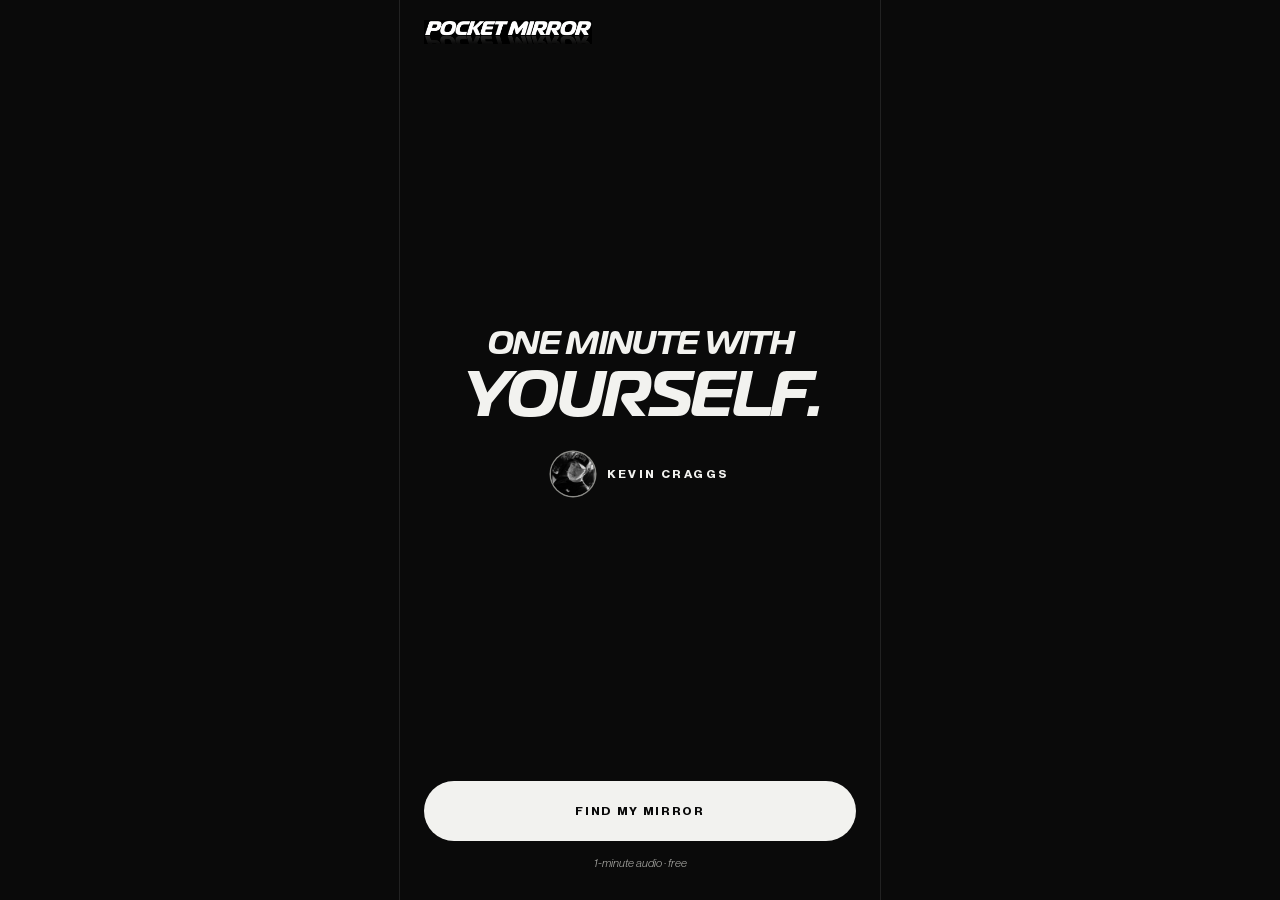
<file: index.html>
<!doctype html>
<html lang="en">
<head>
  <meta charset="utf-8">
  <meta name="viewport" content="width=device-width, initial-scale=1, viewport-fit=cover">
  <title>The Pocket Mirror · Daily Xcellence</title>
  <meta name="description" content="One minute with yourself. 12 one-minute Mirrors with Kevin Craggs, free. Collect the 21 cards and explore The Mirror podcast.">
  <meta name="theme-color" content="#0a0a0a">
  <meta name="color-scheme" content="dark">
  <meta name="apple-mobile-web-app-capable" content="yes">
  <meta name="apple-mobile-web-app-status-bar-style" content="black-translucent">
  <meta property="og:title" content="The Pocket Mirror">
  <meta property="og:description" content="One minute with yourself. A 1-minute audio with Kevin Craggs, free.">
  <!-- link previews (iMessage, WhatsApp…) need the full address: change it here if the site address changes -->
  <meta property="og:url" content="https://thepocketmirror.com/">
  <!-- new preview image = new file name, so apps fetch it instead of showing the one they remember -->
  <!-- v3: the Daily Xcellence logo + "it starts with you" on black (was v2: the old gold "One minute with yourself" picture) -->
  <meta property="og:image" content="https://thepocketmirror.com/assets/images/share-v3.jpg">
  <meta property="og:image:width" content="1200">
  <meta property="og:image:height" content="630">
  <meta name="twitter:card" content="summary_large_image">
  <!-- ?v=2: the Daily Xcellence icon; bump it when the icon changes so phones don't keep the old one -->
  <link rel="icon" href="assets/images/icon-192.png?v=2">
  <link rel="apple-touch-icon" href="assets/images/icon-180.png?v=2">
  <link rel="manifest" href="manifest.webmanifest?v=2">
  <meta name="apple-mobile-web-app-title" content="Pocket Mirror">
  <meta name="mobile-web-app-capable" content="yes">
  <link rel="preload" href="assets/fonts/magistral-bold-italic.woff2" as="font" type="font/woff2" crossorigin>
  <link rel="preload" href="assets/fonts/nhd-medium.woff2" as="font" type="font/woff2" crossorigin>
  <link rel="stylesheet" href="css/styles.css">
</head>
<body>
  <!-- The app renders into #app (see js/app.js). -->
  <main id="app" aria-live="polite"></main>

  <!-- Unlock toast -->
  <div id="toast" class="toast" role="status" aria-live="polite"></div>

  <!-- Netlify Forms: this hidden form lets Netlify detect the "pocket-mirror" form at deploy time.
       The app submits to it with JavaScript. Keep the field names in sync with js/app.js. -->
  <form name="pocket-mirror" method="POST" data-netlify="true" netlify-honeypot="bot-field" hidden>
    <input type="hidden" name="form-name" value="pocket-mirror">
    <input name="bot-field">
    <input type="email" name="email">
    <input name="mirror">
    <input name="path">
    <input name="source">
    <input name="page">
  </form>

  <noscript><p style="padding:24px;color:#fff">The Pocket Mirror needs JavaScript turned on.</p></noscript>

  <script src="js/content.js"></script>
  <script src="js/caption-timing.js"></script>
  <script src="js/app.js"></script>
</body>
</html>
</file>
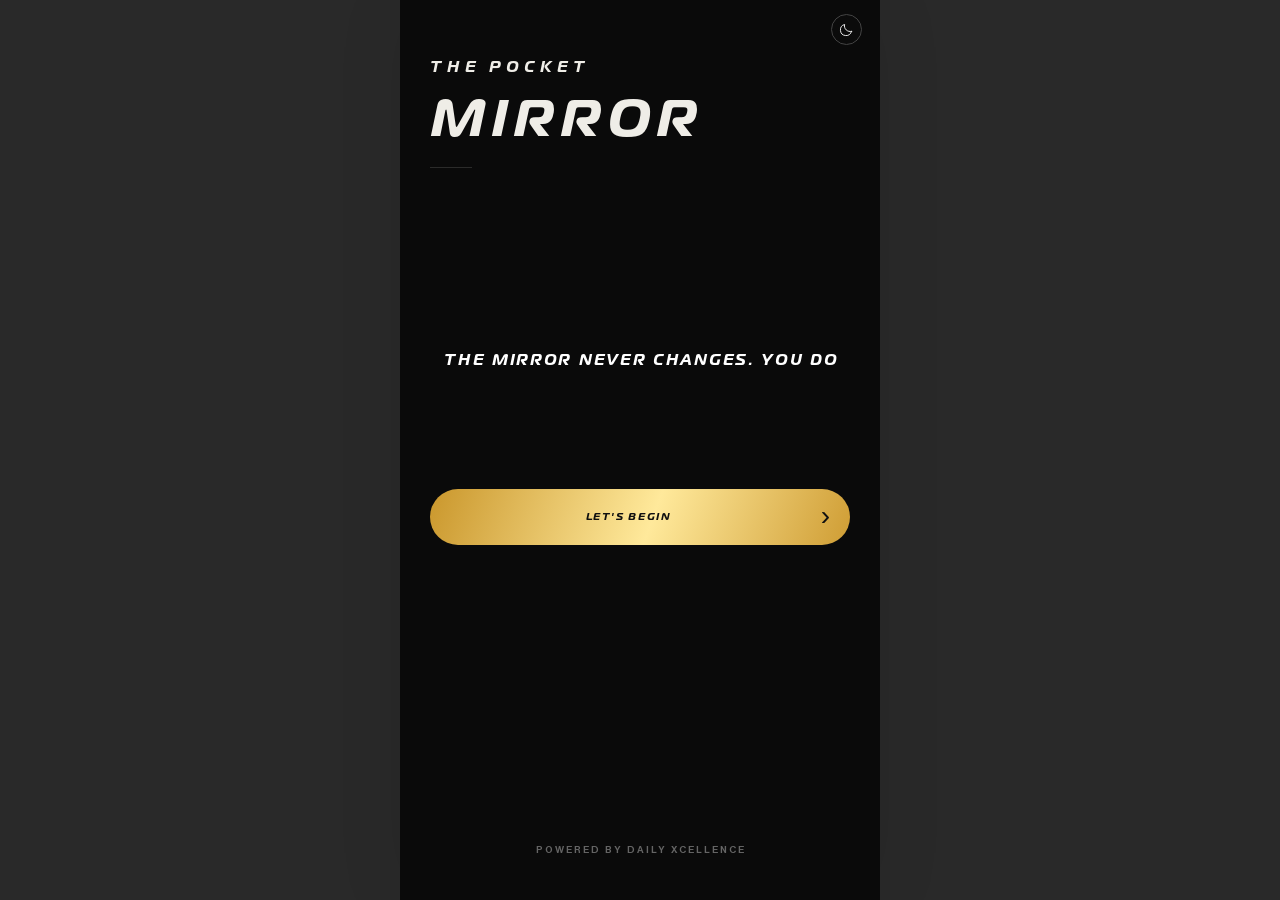
<file: old version pocket-mirror/index.html>
<!doctype html>
<html lang="en">
<head>
<meta charset="utf-8" />
<meta name="viewport" content="width=device-width, initial-scale=1, viewport-fit=cover" />
<meta name="description" content="The Pocket Mirror — a daily reflection on how you show up. Powered by Daily Xcellence." />
<meta name="theme-color" content="#000000" />
<link rel="manifest" href="manifest.json" />
<link rel="apple-touch-icon" sizes="180x180" href="images/Save Home Screen - Logo.png" />

<meta name="apple-mobile-web-app-capable" content="yes" />
<meta name="mobile-web-app-capable" content="yes" />
<meta name="apple-mobile-web-app-status-bar-style" content="black-translucent" />
<meta name="apple-mobile-web-app-title" content="Pocket Mirror" />
<style>
  html { color-scheme: light; background: #000; }
  body { margin: 0; }
  img { max-width: 100%; }
  [hidden] { display: none !important; }
</style>
<title>The Pocket Mirror</title>
<link rel="icon" type="image/png" href="images/Save Home Screen - Logo.png" /></head>
<body>

<style>

  @font-face {
    font-family:"Magistral";
    src:url("fonts/MagistralC-Regular.woff2") format("woff2");
    font-style:normal;
    font-weight:400;
    font-display:swap;
  }
  @font-face {
    font-family:"Magistral";
    src:url("fonts/MagistralC-Bold.woff2") format("woff2");
    font-style:normal;
    font-weight:700;
    font-display:swap;
  }
  @font-face {
    font-family:"Magistral";
    src:url("fonts/Magistral Bold Italic.otf") format("opentype");
    font-style:italic;
    font-weight:700;
    font-display:swap;
  }
@font-face {
  font-family:"Neue Haas Display";
  src:url("fonts/NeueHaasDisplayLight.ttf") format("truetype");
  font-style:normal;
  font-weight:300;
  font-display:swap;
}
@font-face {
  font-family:"Neue Haas Display";
  src:url("fonts/NeueHaasDisplayLightItalic.ttf") format("truetype");
  font-style:italic;
  font-weight:300;
  font-display:swap;
}
@font-face {
  font-family:"Neue Haas Display";
  src:url("fonts/NeueHaasDisplay-Medium.woff2") format("woff2");
  font-style:normal;
  font-weight:500;
    font-display:swap;
  }
  @font-face {
    font-family:"Neue Haas Display";
    src:url("fonts/NeueHaasDisplayMediumItalic.ttf") format("truetype");
    font-style:italic;
    font-weight:500;
    font-display:swap;
  }
  @font-face {
    font-family:"Neue Haas Display";
    src:url("fonts/Neue Haas Display Bold.ttf") format("truetype");
    font-style:normal;
    font-weight:700;
    font-display:swap;
  }

  /* ====================================================================
     THE POCKET MIRROR
     One committed visual world: a mirror in a dark room. The single
     authored inversion is the library behind the gate, which goes light —
     you have stepped out of the reflection and into the workroom.
     ==================================================================== */
  :root {
    --black:    #000000;
    --bone:     #efede7;
    --grey:     #808080;
    --grey-dim: #4e4f52;

    --gold-1: #fffb90;
    --gold-2: #dcc24e;
    --gold-3: #aa8107;

    --display:"Magistral","Arial Black","Helvetica Neue",sans-serif;
    --body:"Neue Haas Display","Helvetica Neue",Arial,sans-serif;

    /* dark surface — the default world */
    --bg:      #000000;
    --ink:     #efede7;
    --ink-mid: #8f8e8a;
    --ink-dim: #55565a;
    --rule:    rgba(239,237,231,0.13);
    --rule-sc: rgba(239,237,231,0.07);
    --fill:    rgba(239,237,231,0.022);

    --px:0; --py:0; --rot:0deg;
    --wrap: 480px;
  }

  /* the workroom */
  [data-surface="lit"] {
    --bg:      #f3f1ea;
    --ink:     #171714;
    --ink-mid: #5c5b54;
    --ink-dim: #8d8c84;
    --rule:    rgba(23,23,20,0.16);
    --rule-sc: rgba(23,23,20,0.08);
    --fill:    rgba(23,23,20,0.026);
  }

  * { box-sizing:border-box; }
  html { -webkit-text-size-adjust:100%; }

  body {
    margin:0;
    background:var(--bg);
    color:var(--ink);
    font-family:var(--body);
    font-weight:500;
    -webkit-font-smoothing:antialiased;
    transition:background 700ms ease, color 700ms ease;
  }

  /* ---- Views --------------------------------------------------------- */
  .view { display:none; }
  .view.on { display:block; animation:fadein 620ms cubic-bezier(.4,0,.2,1) both; }
  @keyframes fadein { from{opacity:0} to{opacity:1} }

  .page {
    max-width:var(--wrap);
    margin-inline:auto;
    padding-inline:26px;
    padding-block:0 clamp(48px,9vh,80px);
  }

  /* ---- Shared parts -------------------------------------------------- */
  .bar {
    max-width:var(--wrap); margin-inline:auto;
    padding:20px 26px 6px;
    display:flex; align-items:center; justify-content:space-between;
    min-height:56px;
  }
  .back, .burger {
    background:none; border:0; padding:8px; margin:-8px;
    cursor:pointer; color:var(--ink-dim);
    font-family:var(--body); font-weight:500; font-size:11px;
    letter-spacing:.22em; text-indent:.22em;
    transition:color 320ms ease;
    -webkit-tap-highlight-color:transparent;
  }
  .back:hover,.burger:hover,.back:focus-visible,.burger:focus-visible { color:var(--ink); }
  .burger { display:grid; gap:4px; justify-items:end; }
  .burger i { display:block; width:19px; height:1px; background:currentColor; }
  .burger i:last-child { width:12px; }

  .eyebrow {
    font-size:10px; letter-spacing:.34em; text-indent:.34em;
    color:var(--ink-dim); text-transform:uppercase; margin:0;
  }

  .stage-name {
    font-family:var(--display); font-weight:400;
    font-size:clamp(26px,7.4vw,34px);
    letter-spacing:.2em; text-indent:.2em;
    margin:0; color:var(--ink);
  }

  .rule { height:1px; background:var(--rule); border:0; margin:0; }

  .dx {
    margin:0; padding-top:6px; text-align:center;
    font-size:9px; letter-spacing:.26em; text-indent:.26em;
    color:var(--ink-dim); opacity:.72;
  }

  .arrow { display:inline-block; vertical-align:middle; overflow:visible; }
  .arrow path { stroke:currentColor; fill:none; stroke-width:1; transition:transform 400ms cubic-bezier(.4,0,.2,1); }

  /* ---- Blocks -------------------------------------------------------- */
  .block {
    display:flex; align-items:center; justify-content:space-between; gap:18px;
    width:100%; text-align:left;
    padding:20px 22px;
    border:1px solid var(--rule);
    background:var(--fill);
    color:var(--ink);
    font-family:var(--body); font-weight:500;
    cursor:pointer;
    transition:border-color 380ms ease, background 380ms ease;
    -webkit-tap-highlight-color:transparent;
  }
  .block:hover, .block:focus-visible { border-color:var(--ink-mid); }
  .block:hover .arrow path, .block:focus-visible .arrow path { transform:translateX(4px); }
  .block-t { font-family:var(--display); font-size:15px; letter-spacing:.19em; text-indent:.19em; display:block; }
  .block-s { font-size:13.5px; color:var(--ink-mid); display:block; margin-top:7px; }

  /* Primary actions use a filled treatment. */
  .block.solid {
    background:var(--bone); color:#000; border-color:var(--bone);
    justify-content:center; gap:14px;
    font-family:var(--display); font-size:13px;
    letter-spacing:.19em; text-indent:.19em;
    padding:21px 22px;
  }
  [data-surface="lit"] .block.solid { background:#171714; color:var(--bone); border-color:#171714; }
  .block.solid:hover { opacity:.9; }

  .linkline {
    display:inline-flex; align-items:center; gap:12px;
    background:none; border:0; padding:10px 0; cursor:pointer;
    font-family:var(--body); font-weight:500; font-size:11px;
    letter-spacing:.28em; text-indent:.28em;
    color:var(--ink-mid);
    transition:color 380ms ease;
    -webkit-tap-highlight-color:transparent;
  }
  .linkline:hover, .linkline:focus-visible { color:var(--ink); }
  .linkline:hover .arrow path { transform:translateX(4px); }

  /* ====================================================================
     1 · OPENING
     ==================================================================== */
  #v-open .screen {
    min-height:100dvh; max-width:520px; margin-inline:auto;
    padding-inline:24px; padding-block:clamp(30px,5.5vh,60px);
    display:flex; flex-direction:column; align-items:center;
    justify-content:space-between; gap:clamp(18px,3vh,36px);
    text-align:center;
    transition:opacity 700ms cubic-bezier(.4,0,.2,1);
  }
  #v-open .screen.leaving { opacity:0; }

  .wordmark { display:flex; flex-direction:column; align-items:center;
              font-family:var(--display); font-weight:400; color:var(--bone); line-height:1.2; }
  .w-the    { font-size:11px;                     letter-spacing:.58em; text-indent:.58em; }
  .w-pocket,.w-mirror { display:block; white-space:nowrap; }
  .w-pocket { font-size:clamp(17px,4.9vw,21px);   letter-spacing:.40em; text-indent:.40em; }
  .w-mirror { font-size:clamp(28px,8.0vw,35px);   letter-spacing:.22em; text-indent:.22em; }
  .wordmark-rule { width:42px; height:1px; background:rgba(239,237,231,.14); margin-top:17px; }

  .mirror-slot { flex:0 1 auto; display:flex; flex-direction:column; align-items:center; gap:clamp(14px,2.4vh,22px); }

  .mirror {
    position:relative;
    width:calc(min(50vh,372px) / 1.34); height:min(50vh,372px);
    border-radius:50%; cursor:pointer;
    -webkit-tap-highlight-color:transparent;
  }
  .mirror:focus-visible { outline:1px solid rgba(239,237,231,.14); outline-offset:14px; }

  .halo { position:absolute; inset:-26%; border-radius:50%; pointer-events:none; filter:blur(16px);
    background:radial-gradient(closest-side, rgba(168,182,204,.075) 0%, rgba(130,144,170,.028) 42%, rgba(0,0,0,0) 74%); }

  /* black metal is matte with bright specular arcs running the curve */
  .rim {
    position:absolute; inset:0; border-radius:50%;
    padding:clamp(3px,1.05vw,5px);
    background:conic-gradient(from var(--rot),
      #1a1b1e 0deg,#3a3c41 13deg,#9aa0a8 25deg,#dee3e9 33deg,#70747a 45deg,
      #25262a 72deg,#161719 120deg,#2d2f33 158deg,#7c8087 184deg,#c2c7ce 195deg,
      #53565b 211deg,#1b1c1f 250deg,#131417 300deg,#323439 331deg,#6c7076 347deg,#1a1b1e 360deg);
    box-shadow:0 24px 52px rgba(0,0,0,.9), 0 0 0 1px rgba(255,255,255,.045);
  }

  .glass {
    position:relative; width:100%; height:100%;
    border-radius:50%; overflow:hidden;
    background:radial-gradient(122% 92% at calc(37% + var(--px)*9%) calc(25% + var(--py)*9%),
      #4a4d55 0%,#26282e 24%,#14151a 50%,#08090b 76%,#050506 100%);
    box-shadow:inset 0 1px 1px rgba(255,255,255,.26), inset 0 -16px 30px rgba(0,0,0,.6);
  }

  /* the feed sits under every glass layer — seen in dark glass, not on a camera */
  #feed { position:absolute; inset:0; width:100%; height:100%; object-fit:cover;
          transform:scaleX(-1);
          filter:grayscale(.78) contrast(.86) brightness(.74) saturate(.5);
          opacity:0; transition:opacity 1100ms cubic-bezier(.4,0,.2,1); }
  .mirror.live #feed { opacity:1; }
  .mirror.live .cast { opacity:.45; }

  .cast { position:absolute; inset:0; pointer-events:none; transition:opacity 900ms ease;
    background:radial-gradient(74% 62% at 74% 78%, rgba(78,102,138,.24), rgba(0,0,0,0) 62%),
               radial-gradient(58% 50% at 21% 85%, rgba(132,100,74,.15), rgba(0,0,0,0) 62%); }
  .vignette { position:absolute; inset:0; pointer-events:none; border-radius:50%;
    box-shadow:inset 0 0 64px 26px rgba(0,0,0,.72); }
  .scrim { position:absolute; inset:0; pointer-events:none;
    background:linear-gradient(to bottom, rgba(0,0,0,0) 44%, rgba(0,0,0,.42) 74%, rgba(0,0,0,.72) 100%); }
  .spec { position:absolute; width:84%; height:40%;
    left:calc(3% + var(--px)*7%); top:calc(4% + var(--py)*7%);
    border-radius:50%; filter:blur(12px); transform:rotate(-15deg); pointer-events:none;
    background:radial-gradient(closest-side, rgba(238,243,255,.34) 0%, rgba(214,224,244,.13) 46%, rgba(255,255,255,0) 100%); }
  .spec-core { position:absolute; width:27%; height:11%;
    left:calc(17% + var(--px)*9%); top:calc(14% + var(--py)*9%);
    border-radius:50%; filter:blur(5px); transform:rotate(-15deg); pointer-events:none;
    background:radial-gradient(closest-side, rgba(255,255,255,.66) 0%, rgba(255,255,255,.18) 52%, rgba(255,255,255,0) 100%); }
  /* the faint second bounce is what stops rendered glass looking painted */
  .bounce { position:absolute; width:56%; height:22%;
    right:calc(5% - var(--px)*5%); bottom:calc(8% - var(--py)*5%);
    border-radius:50%; filter:blur(14px); pointer-events:none;
    background:radial-gradient(closest-side, rgba(150,172,206,.18) 0%, rgba(120,140,175,.055) 55%, rgba(255,255,255,0) 100%); }
  .grain { position:absolute; inset:0; pointer-events:none; opacity:.055; mix-blend-mode:overlay;
    background-image:url("data:image/svg+xml,%3Csvg xmlns='http://www.w3.org/2000/svg' width='180' height='180'%3E%3Cfilter id='n'%3E%3CfeTurbulence type='fractalNoise' baseFrequency='0.85' numOctaves='4' stitchTiles='stitch'/%3E%3C/filter%3E%3Crect width='180' height='180' filter='url(%23n)'/%3E%3C/svg%3E"); }

  /* A real mirror reflects a room. Without something reflected in it, dark
     glass reads as a rendered sphere — this is the tell, not the gradient.
     A window with a mullion, a dimmer second pane, and the tone change
     where wall meets floor. All of it parallaxes against the glass,
     because reflections shift when you move relative to a mirror. */
  .room { position:absolute; inset:0; pointer-events:none; transition:opacity 900ms ease; }
  .mirror.live .room { opacity:0; }
  .room .win {
    position:absolute; width:23%; height:31%;
    left:calc(13% + var(--px)*4.5%); top:calc(15% + var(--py)*4.5%);
    transform:rotate(-5deg) skewY(-7deg); filter:blur(5px);
    background:
      linear-gradient(90deg, rgba(196,210,234,.16) 0 46%, rgba(0,0,0,0) 46% 54%, rgba(196,210,234,.16) 54% 100%),
      linear-gradient(180deg, rgba(196,210,234,.10), rgba(120,140,175,.02));
  }
  .room .win2 {
    position:absolute; width:13%; height:19%;
    left:calc(46% + var(--px)*3.4%); top:calc(23% + var(--py)*3.4%);
    transform:rotate(-5deg) skewY(-7deg); filter:blur(6px);
    background:linear-gradient(180deg, rgba(180,196,222,.075), rgba(120,140,175,.01));
  }
  .room .horizon {
    position:absolute; left:-12%; right:-12%; height:40%;
    top:calc(61% + var(--py)*3%); filter:blur(9px);
    background:linear-gradient(180deg, rgba(226,232,244,.045), rgba(0,0,0,0) 46%);
  }

  .thought { position:absolute; left:12%; right:12%; bottom:12.5%; margin:0;
    font-size:clamp(13px,3.5vw,15.5px); line-height:1.5;
    color:rgba(239,237,231,.62); text-shadow:0 1px 10px rgba(0,0,0,.9);
    text-wrap:balance; pointer-events:none; }
  .thought em { font-style:normal; color:var(--bone); }

  .look { background:none; border:0; padding:6px; cursor:pointer;
    font-family:var(--body); font-weight:500; font-size:11px;
    letter-spacing:.3em; text-indent:.3em; color:var(--grey);
    transition:color 400ms ease; -webkit-tap-highlight-color:transparent; }
  .look:hover,.look:focus-visible { color:var(--bone); }
  .privacy { margin:0; font-size:10px; letter-spacing:.06em; line-height:1.6; color:#35363a; max-width:32ch; }

  /* Hold to enter. A line traces the frame while you hold; when it closes
     you are in. No track, no knob — holding still in front of a mirror is
     the thing the product is about. */
  .ring { position:absolute; inset:-9px; width:calc(100% + 18px); height:calc(100% + 18px);
          pointer-events:none; transform:rotate(-90deg); overflow:visible; }
  .ring ellipse { fill:none; stroke:var(--bone); stroke-width:1.1; vector-effect:non-scaling-stroke;
    stroke-dasharray:1; stroke-dashoffset:calc(1 - var(--hold, 0));
    opacity:calc(var(--hold, 0) * 0.85 + 0.06); }
  .mirror.holding { cursor:grabbing; }

  .hold-label { display:inline-block; padding:4px 6px;
    font-size:10.5px; letter-spacing:.32em; text-indent:.32em; white-space:nowrap;
    background:linear-gradient(100deg,var(--grey-dim) 0%,var(--grey-dim) 41%,var(--bone) 50%,var(--grey-dim) 59%,var(--grey-dim) 100%);
    background-size:280% 100%; -webkit-background-clip:text; background-clip:text; color:transparent;
    animation:sheen 4.2s cubic-bezier(.5,0,.5,1) infinite; }
  @keyframes sheen { 0%{background-position:-70% 0} 58%,100%{background-position:170% 0} }

  /* ====================================================================
     2 · HOME
     ==================================================================== */
  .home-head { text-align:center; padding-top:clamp(30px,6vh,54px); }
  .home-tag { margin:22px 0 0; font-size:11px; letter-spacing:.3em; text-indent:.3em; color:var(--ink-mid); }
  .home-q {
    margin:clamp(40px,8vh,66px) 0 clamp(26px,4.6vh,38px);
    font-size:clamp(23px,6.4vw,29px); line-height:1.32; letter-spacing:-.006em;
    text-align:center; text-wrap:balance;
  }
  .stack { display:flex; flex-direction:column; gap:11px; }

  /* ====================================================================
     3 · REFLECTION
     ==================================================================== */
  .glance { display:flex; flex-direction:column; margin:26px 0 0; border-top:1px solid var(--rule); }
  .glance p {
    margin:0; padding:22px 0;
    border-bottom:1px solid var(--rule-sc);
    font-size:clamp(17px,4.6vw,19.5px); line-height:1.42; letter-spacing:-.004em;
    text-wrap:pretty;
  }
  .glance p:last-child { border-bottom:1px solid var(--rule); }

  .look-body { margin:0; }
  .look-body p {
    margin:0 0 17px; font-size:15.5px; line-height:1.66;
    color:var(--ink-mid); max-width:36ch;
  }
  .look-body p:last-child { margin-bottom:0; }
  .look-body strong { color:var(--ink); font-weight:500; }

  .pull {
    margin:clamp(36px,6vh,50px) 0; padding:clamp(30px,5vh,40px) 0;
    border-top:1px solid var(--rule); border-bottom:1px solid var(--rule);
    font-size:clamp(19px,5.2vw,23px); line-height:1.36; letter-spacing:-.008em;
    text-align:center; text-wrap:balance;
  }

  /* The brief defines two levels — the Glance and the Look. Stacking them
     on one scroll collapses them back into one, and the questions get
     skimmed. The Look opens only when asked for. */
  .disclose {
    width:100%; display:flex; align-items:center; justify-content:space-between; gap:16px;
    margin-top:clamp(30px,5vh,42px); padding:20px 2px;
    background:none; border:0; border-bottom:1px solid var(--rule);
    color:var(--ink); font-family:var(--body); font-weight:500; cursor:pointer;
    -webkit-tap-highlight-color:transparent;
  }
  .disclose .eyebrow { color:var(--ink); }
  .disclose .chev { transition:transform 460ms cubic-bezier(.4,0,.2,1); color:var(--ink-dim); overflow:visible; }
  .disclose .chev path { stroke:currentColor; fill:none; stroke-width:1.1; }
  .disclose[aria-expanded="true"] .chev { transform:rotate(180deg); }
  .disclose[aria-expanded="true"] { border-bottom-color:transparent; }

  .drawer { display:grid; grid-template-rows:0fr; transition:grid-template-rows 620ms cubic-bezier(.4,0,.2,1); }
  .drawer > div { overflow:hidden; }
  .drawer.open { grid-template-rows:1fr; }
  .drawer .look-body { padding-top:22px; }

  .lookmore { display:block; width:100%; text-align:left;
    padding:22px; border:1px solid var(--rule); background:var(--fill); color:var(--ink);
    font-family:var(--body); font-weight:500; cursor:pointer;
    transition:border-color 380ms ease; -webkit-tap-highlight-color:transparent; }
  .lookmore:hover,.lookmore:focus-visible { border-color:var(--ink-mid); }
  .lookmore-row { display:flex; align-items:center; justify-content:space-between; gap:16px; }
  .lookmore-t { font-family:var(--display); font-size:13px; letter-spacing:.19em; text-indent:.19em; }
  .lookmore-s { display:block; margin-top:8px; font-size:14px; color:var(--ink-mid); }
  .lookmore:hover .arrow path { transform:translateX(4px); }

  .sec-label { margin:clamp(38px,6.4vh,54px) 0 0; }
  .sec-label + .look-body { margin-top:18px; }

  /* ====================================================================
     4 · GATE
     ==================================================================== */
  .gate { text-align:center; padding-top:clamp(20px,4vh,40px); }
  .gate-mirror { width:74px; height:99px; margin:0 auto clamp(26px,4.4vh,36px); position:relative; border-radius:50%; }
  .gate h2 { margin:14px 0 0; font-size:clamp(22px,6vw,26px); line-height:1.32; letter-spacing:-.008em; text-wrap:balance; }
  .gate .why { margin:16px auto 0; max-width:31ch; font-size:14.5px; line-height:1.6; color:var(--ink-mid); }
  .field {
    width:100%; margin-top:clamp(30px,5vh,42px);
    padding:16px 18px; border:1px solid var(--rule); background:transparent;
    color:var(--ink); font-family:var(--body); font-weight:500; font-size:15px;
    border-radius:0; -webkit-appearance:none;
  }
  .field::placeholder { color:var(--ink-dim); }
  .field:focus { outline:none; border-color:var(--ink-mid); }
  .submit {
    width:100%; margin-top:11px; padding:18px;
    border:1px solid var(--bone); background:var(--bone); color:#000;
    font-family:var(--display); font-size:13px; letter-spacing:.19em; text-indent:.19em;
    cursor:pointer; transition:opacity 300ms ease; -webkit-tap-highlight-color:transparent;
  }
  .submit:hover { opacity:.9; }
  .note { margin:14px 0 0; font-size:11px; line-height:1.6; color:var(--ink-dim); min-height:1.6em; }

  /* ====================================================================
     5 · LIBRARY  (the workroom — light)
     ==================================================================== */
  .index-head { padding-top:clamp(16px,3vh,28px); text-align:center; }
  .index-head h2 { margin:12px 0 0; font-size:clamp(22px,6vw,26px); letter-spacing:-.008em; }
  .list { margin-top:clamp(28px,4.6vh,38px); border-top:1px solid var(--rule); }
  .row {
    display:flex; align-items:center; justify-content:space-between; gap:16px;
    width:100%; text-align:left; padding:19px 2px;
    background:none; border:0; border-bottom:1px solid var(--rule-sc);
    color:var(--ink); font-family:var(--body); font-weight:500; font-size:15.5px; line-height:1.4;
    cursor:pointer; transition:padding-left 340ms cubic-bezier(.4,0,.2,1), color 340ms ease;
    -webkit-tap-highlight-color:transparent;
  }
  .row:hover, .row:focus-visible { padding-left:9px; }
  .row:hover .arrow path { transform:translateX(4px); }
  .row .arrow { color:var(--ink-dim); flex:0 0 auto; }

  .story h2 { margin:14px 0 0; font-size:clamp(24px,6.6vw,30px); line-height:1.26; letter-spacing:-.014em; text-wrap:balance; }
  .story .look-body { margin-top:clamp(26px,4.4vh,34px); }
  .story .look-body p { max-width:37ch; }
  .move {
    margin-top:clamp(34px,5.6vh,46px); padding:clamp(24px,4vh,30px) 24px;
    border:1px solid var(--rule); background:var(--fill);
  }
  .move .look-body { margin-top:16px; }
  .move .look-body p { color:var(--ink); max-width:33ch; }
  .take {
    margin-top:clamp(28px,4.6vh,38px); padding-top:26px; border-top:1px solid var(--rule);
  }
  .take p { margin:14px 0 0; font-size:clamp(18px,4.9vw,21px); line-height:1.38; letter-spacing:-.008em; text-wrap:balance; }

  /* ====================================================================
     6 · NUDGE
     ==================================================================== */
  /* Pick it. Place it. Pass it. — the deck's own three verbs, and the
     three things this screen actually does. */
  /* The deck stands in an arc and you turn it with a finger, the way the
     product photography shows it. */
  .flow {
    position:relative; height:min(70vh,470px);
    margin-top:clamp(18px,3vh,26px);
    perspective:1500px; perspective-origin:50% 46%;
    overflow:hidden; touch-action:pan-y;
    -webkit-tap-highlight-color:transparent;
  }
  .flow::after {                       /* the light the cards stand on */
    content:""; position:absolute; left:8%; right:8%; bottom:7%; height:3px;
    border-radius:50%; filter:blur(2px); pointer-events:none;
    background:linear-gradient(90deg, rgba(0,0,0,0),
      rgba(170,129,7,.45) 18%, rgba(255,251,144,.9) 50%, rgba(170,129,7,.45) 82%, rgba(0,0,0,0));
  }
  .flow-glow {
    position:absolute; left:14%; right:14%; bottom:-6%; height:34%;
    border-radius:50%; filter:blur(26px); pointer-events:none;
    background:radial-gradient(closest-side, rgba(220,194,78,.20), rgba(0,0,0,0) 72%);
  }

  .ncard {
    position:absolute; top:46%; left:50%;
    width:min(62vw,224px); aspect-ratio:178.583/249.449;
    margin:0; padding:0;
    border-radius:15px;
    display:block; text-align:center;
    cursor:pointer; will-change:transform;
    transition:transform 520ms cubic-bezier(.32,0,.18,1), opacity 520ms ease;
    box-shadow:0 26px 48px rgba(0,0,0,.72);
    overflow:hidden; background:#fff;
  }
  .ncard img { display:block; width:100%; height:100%; object-fit:cover; pointer-events:none; }
  .ncard.dragging { transition:none; }

  .ncard.ink  { background:#0b0b0c; color:#fff;
                border:1px solid rgba(255,255,255,.42); }
  .ncard.pale { background:#f6f5f2; color:#0b0b0c;
                border:1px solid rgba(0,0,0,.16); }
  .ncard.gold { color:#191408; border:1px solid rgba(120,90,6,.5);
                background:linear-gradient(158deg,#fffb90 0%,#dcc24e 44%,#aa8107 100%); }

  .nc-badge {
    font-family:var(--display); font-weight:700; font-size:9px;
    letter-spacing:.13em; line-height:1.15; text-align:center;
    padding:4px 11px; border-radius:5px; white-space:pre-line;
  }
  .ncard.ink  .nc-badge { border:1.4px solid #fff; color:#fff; }
  .ncard.pale .nc-badge { background:#0b0b0c; color:#fff; }
  .ncard.gold .nc-badge { background:#0b0b0c; color:#dcc24e; }

  .nc-head {
    flex:1 1 auto; display:flex; align-items:center; justify-content:center;
    margin:0; padding:10px 2px;
    font-family:var(--display); font-weight:700;
    font-size:clamp(13px,3.7vw,16px); line-height:1.16;
    letter-spacing:-.002em;
  }
  .nc-why {
    display:flex; align-items:flex-start; gap:7px; width:100%;
    text-align:left; padding-bottom:11px;
  }
  .nc-why b { font-family:var(--display); font-weight:700; font-size:13px; line-height:1; flex:0 0 auto; }
  .nc-why span { font-size:8px; line-height:1.34; font-style:italic; opacity:.92; white-space:pre-line; }

  .nc-brand { display:flex; flex-direction:column; align-items:flex-start; gap:2px; width:100%; }
  .nc-logo { display:flex; align-items:center; gap:3px; font-family:var(--display); font-weight:700; }
  .nc-logo .x { font-size:19px; line-height:.8; }
  .nc-logo .wm { display:flex; flex-direction:column; font-size:7px; line-height:1.02; letter-spacing:.01em; text-align:left; }
  .nc-brand em { font-style:italic; font-size:6.5px; letter-spacing:.04em; opacity:.78; }

  /* ---- Episodes ------------------------------------------------------ */
  .shelf { display:flex; gap:12px; overflow-x:auto; scrollbar-width:none;
           margin-inline:-26px; padding-inline:26px; padding-bottom:6px; margin-top:20px; }
  .shelf::-webkit-scrollbar { display:none; }
  .ep {
    flex:0 0 min(64vw,232px); text-align:left; cursor:pointer;
    background:none; border:0; padding:0; color:var(--ink);
    font-family:var(--body); font-weight:500;
    -webkit-tap-highlight-color:transparent;
  }
  .ep-shot {
    position:relative; width:100%; aspect-ratio:1/1; overflow:hidden;
    border:1px solid var(--rule); background:#0b0b0c;
  }
  .ep-shot img { width:100%; height:100%; object-fit:cover; display:block; opacity:.9; }
  .ep-play {
    position:absolute; inset:0; display:grid; place-items:center;
  }
  .ep-play i {
    width:46px; height:46px; border-radius:50%; display:grid; place-items:center;
    border:1px solid rgba(255,255,255,.7); background:rgba(0,0,0,.34);
    backdrop-filter:blur(2px);
  }
  .ep-play i::after {
    content:""; width:0; height:0; margin-left:3px;
    border-left:11px solid #fff; border-top:7px solid transparent; border-bottom:7px solid transparent;
  }
  .ep-meta { display:flex; align-items:baseline; justify-content:space-between; gap:10px; margin-top:11px; }
  .ep-meta em { font-style:normal; font-size:9px; letter-spacing:.22em; color:var(--ink-dim); }
  .ep-t { display:block; margin-top:6px; font-size:14.5px; line-height:1.35; }
  .ep:hover .ep-t { opacity:.7; }

  .player { width:100%; margin-top:clamp(22px,4vh,30px); background:#000;
            border:1px solid var(--rule); display:block; aspect-ratio:1/1; }

  .divider { display:flex; align-items:center; gap:14px; margin-top:clamp(34px,5.6vh,46px); }
  .divider hr { flex:1; }

  /* ====================================================================
     7 · WALLPAPER
     ==================================================================== */
  #v-saver {
    --saver-card-width:min(440px,calc(100vw - 32px));
    --saver-card-left:16px;
    position:fixed; inset:0; z-index:60; padding:0; background:#000;
  }
  #v-saver.on { display:block; }
  .saver {
    position:absolute; inset:0;
    display:grid; grid-template-rows:minmax(0,1fr) auto; gap:14px;
    padding:calc(env(safe-area-inset-top,0px) + 66px) 16px calc(env(safe-area-inset-bottom,0px) + 18px);
    box-sizing:border-box; background:#080808; overflow:hidden;
  }
  .saver-wallpaper {
    display:block; align-self:center; justify-self:center;
    width:auto; height:auto; max-width:100%; max-height:100%; min-height:0;
    border-radius:4.8% / 3.3%; object-fit:contain; object-position:center;
    box-shadow:0 18px 48px rgba(0,0,0,.42);
    opacity:0; transition:opacity 180ms ease;
  }
  .saver-actions {
    position:relative; z-index:2;
    width:min(var(--saver-card-width),100%); margin:0 auto;
    display:grid; grid-template-columns:minmax(0,1fr) 56px; gap:10px;
  }
  .saver-actions button,.saver-download { min-height:52px; border:0; border-radius:8px; padding:0 18px; display:flex; align-items:center; justify-content:center; text-decoration:none; font:700 10px/1 Arial,Helvetica,sans-serif; letter-spacing:.18em; }
  #shareWallpaper { background:linear-gradient(110deg,#ca972c,#ffe99b 53%,#cf9d34); color:#101010; }
  #v-saver .saver-download { padding:0; background:#151515; border:1px solid rgba(255,255,255,.38); color:#fff; }
  .saver-download svg { width:21px; height:21px; fill:none; stroke:currentColor; stroke-width:1.7; stroke-linecap:round; stroke-linejoin:round; }
  .saver-head {
    margin:0 0 auto; padding-top:40vh;
    font-family:var(--display); font-weight:700;
    font-size:clamp(28px,8.6vw,42px); line-height:1.1;
    letter-spacing:-.01em; text-transform:uppercase;
    background:linear-gradient(168deg,var(--gold-1) 0%,var(--gold-2) 46%,var(--gold-3) 100%);
    -webkit-background-clip:text; background-clip:text; color:transparent;
  }
  .saver-foot { display:flex; align-items:baseline; justify-content:space-between; gap:12px; padding-top:26px; }
  .saver-foot i { font-style:italic; font-size:12.5px; color:#8a8780; }
  .saver-foot em { font-style:normal; font-size:8.5px; letter-spacing:.24em; color:#5c5a55; }
  .saver-hint {
    position:absolute; left:0; right:0; top:calc(env(safe-area-inset-top,0px) + 26px);
    text-align:center; font-size:10px; letter-spacing:.2em; color:#4a4945;
    transition:opacity 900ms ease;
  }
  .saver-hint.gone { opacity:0; }
  .saver-close {
    position:absolute; left:var(--saver-card-left); top:calc(env(safe-area-inset-top,0px) + 14px);
    z-index:3; width:42px; height:42px; padding:0;
    display:grid; place-items:center;
    background:rgba(20,20,20,.82); border:1px solid rgba(255,255,255,.42); border-radius:50%; cursor:pointer;
    color:#fff; font-family:Arial,Helvetica,sans-serif; font-size:25px; font-weight:300; line-height:1; letter-spacing:0;
  }

  /* ====================================================================
     8 · ABOUT
     ==================================================================== */
  .about h2 {
    margin:16px 0 0; font-family:var(--display); font-weight:700;
    font-size:clamp(44px,13.4vw,64px); line-height:.94;
    letter-spacing:-.012em; text-transform:uppercase;
  }
  .about .look-body { margin-top:clamp(26px,4.4vh,34px); }
  .about .look-body p { font-size:16.5px; max-width:26ch; }
  .pill {
    display:inline-flex; align-items:center; gap:14px;
    margin-top:clamp(26px,4.4vh,34px);
    padding:17px 30px; border-radius:999px;
    background:var(--bone); color:#000; border:0; cursor:pointer;
    font-family:var(--body); font-weight:500; font-size:12px;
    letter-spacing:.22em; text-indent:.22em;
    transition:opacity 300ms ease; -webkit-tap-highlight-color:transparent;
  }
  .pill:hover { opacity:.9; }
  .sig { margin-top:clamp(30px,5vh,42px); width:170px; height:auto; opacity:.85; }
  .sig path { stroke:var(--ink); fill:none; stroke-width:1.4; stroke-linecap:round; stroke-linejoin:round; }

  /* ====================================================================
     9 · MENU
     ==================================================================== */
  #menu {
    position:fixed; inset:0; z-index:50; background:rgba(0,0,0,.96);
    display:none; flex-direction:column; justify-content:center; align-items:center; gap:2px;
    padding:40px 26px;
  }
  [data-surface="lit"] #menu { background:rgba(243,241,234,.97); }
  #menu.on { display:flex; animation:fadein 380ms ease both; }
  .menu-item {
    background:none; border:0; padding:15px 10px; cursor:pointer;
    font-family:var(--display); font-weight:400; font-size:clamp(17px,5vw,21px);
    letter-spacing:.2em; text-indent:.2em; color:var(--ink);
    transition:opacity 300ms ease; -webkit-tap-highlight-color:transparent;
  }
  .menu-item:hover { opacity:.55; }
  .menu-close { margin-top:34px; background:none; border:0; cursor:pointer; padding:12px;
    font-family:var(--body); font-size:11px; letter-spacing:.28em; color:var(--ink-dim); }

  /* ---- Responsive & motion ------------------------------------------- */
  @media (max-width:340px) { .grid { grid-template-columns:1fr; } }
  @media (prefers-reduced-motion:reduce) {
    .view.on { animation:none; }
    #feed,.cast,#v-open .screen,.row,.arrow path { transition:none; }
    .hold-label { animation:none; background:none; color:var(--grey); -webkit-text-fill-color:currentColor; }
  }
</style><style>@font-face{font-family:MirrorCondensed;font-weight:400;src:url([data-uri]) format("woff")}
@font-face{font-family:MirrorCondensed;font-weight:700;src:url([data-uri]) format("woff")}

:root,[data-surface="lit"]{--bg:#fff;--ink:#151515;--ink-mid:#626262;--ink-dim:#737373;--rule:#d6d6d6;--rule-sc:#eee;--fill:#fafafa;--body:Arial,Helvetica,sans-serif;--display:MirrorCondensed,Arial,sans-serif;--wrap:480px;--hero:#0a0a0a;--hero-ink:#fff}
:root[data-theme="dark"]{color-scheme:dark;--bg:#0b0b0b;--ink:#f7f7f7;--ink-mid:#aaa;--ink-dim:#aaa;--rule:#444;--rule-sc:#292929;--fill:#111;--hero:#fff;--hero-ink:#101010}
body{font-weight:400;background:var(--bg);transition:background .2s,color .2s}button,input,textarea{font-family:var(--body)}button{cursor:pointer}button:focus-visible,a:focus-visible,summary:focus-visible{outline:3px solid #c99c32;outline-offset:4px}.view{padding-bottom:110px}.page{padding:28px 24px}.bar{height:78px;padding:16px 24px;max-width:480px;margin:auto}.bar .back{font-size:12px}.bar .burger{margin-left:auto}.bar:before{content:'THE POCKET MIRROR';font:12px Arial;letter-spacing:3px;max-width:130px;line-height:1.6}.bar .back{order:2;margin-left:auto}.bar .burger{order:3;margin-left:18px}.eyebrow,.dx{font-family:Arial,sans-serif;letter-spacing:2px}.dx{font-size:10px;color:var(--ink-mid)}h1,h2{font-family:var(--display);text-transform:uppercase;font-weight:700;line-height:.98;letter-spacing:-.5px}h2{font-size:48px}.wordmark span{display:block;white-space:nowrap;font-family:Arial,sans-serif;font-weight:400}.wordmark .w-mirror{letter-spacing:8px}.home-q{font-size:52px;max-width:330px;margin:30px 0}.home-head{text-align:left}.home-tag{font-size:11px;letter-spacing:2px}.block{border:1px solid var(--rule);border-radius:8px;padding:18px 20px;min-height:66px}.block-t{font-family:Arial;font-size:13px;letter-spacing:2px}.block-s{font-size:14px;color:var(--ink-mid);margin-top:7px}.block.solid,.submit,.pill,.begin{background:linear-gradient(110deg,#ca972c,#ffe99b 53%,#cf9d34);border:0;color:#101010;border-radius:8px;font:700 12px Arial;letter-spacing:3px;min-height:52px}.stack{gap:12px}.hero{background:var(--hero);color:var(--hero-ink);min-height:245px;padding:28px 24px;position:relative;overflow:hidden}.hero .eyebrow{font-size:12px;position:relative;z-index:1}.hero .eyebrow:after{content:'';display:block;width:28px;height:2px;background:#d2a339;margin-top:13px}.hero h1{font-weight:400;font-size:43px;width:72%;margin:21px 0 0;position:relative;z-index:1;line-height:.94}.hero h1 strong{font-weight:700}.hero-placeholder{position:absolute;right:0;top:0;bottom:0;width:38%;background:linear-gradient(100deg,transparent,#7773);border-left:1px solid #8882}.hero-placeholder span{position:absolute;bottom:20px;right:14px;color:var(--hero-ink);opacity:.4;font-size:9px;letter-spacing:2px;writing-mode:vertical-rl}.stage-tabs{display:flex;border-bottom:1px solid var(--rule-sc);padding:0 16px}.stage-tabs button{position:relative;flex:1;border:0;background:none;color:var(--ink-mid);padding:22px 5px;font-size:11px;letter-spacing:2px}.stage-tabs button.active{color:var(--ink);font-weight:700}.stage-tabs button.active:after{content:'';height:4px;background:#d1a335;position:absolute;bottom:8px;left:12px;right:12px;border-radius:3px}#v-stage>.page{padding-top:24px}.glance{border:0;margin:20px 0;gap:8px}.glance details{border:1px solid var(--rule);border-radius:8px;padding:15px;font-size:16px;line-height:1.4}.glance summary{list-style:none;cursor:pointer;display:flex;gap:12px;align-items:center}.glance summary:before{content:'+';border:1px solid #aaa;border-radius:50%;width:21px;height:21px;flex-shrink:0;text-align:center;line-height:19px;color:var(--ink-mid)}.glance details[open] summary:before{content:'−'}.glance textarea{display:block;width:100%;min-height:95px;resize:vertical;margin-top:14px;padding:10px;border:1px solid var(--rule);background:var(--bg);color:var(--ink);border-radius:4px;font-size:16px}.intro{font-size:16px;line-height:1.5;margin:15px 0 0}.drawer{display:none;grid-template-rows:1fr!important}.drawer.open{display:block}.drawer>div{overflow:visible}.look-body{font-size:17px;line-height:1.65}.pull{border-left:3px solid #cca039;padding-left:18px}.lookmore{border:1px solid var(--rule);border-radius:8px;padding:17px}.lookmore-t{font:700 12px Arial;letter-spacing:2px}.lookmore-s{font-size:14px}.linkline{font-size:12px;letter-spacing:1px}.bottom-nav{position:fixed;z-index:30;bottom:0;left:50%;transform:translateX(-50%);width:100%;max-width:480px;display:flex;background:var(--bg);border-top:1px solid var(--rule-sc);padding:13px 5px max(18px,env(safe-area-inset-bottom))}.bottom-nav button{border:0;background:none;color:var(--ink-mid);flex:1;padding:3px 0;display:flex;align-items:center;flex-direction:column;gap:7px;font-size:8px;letter-spacing:.2px}.bottom-nav button.active{color:#b78719}.bottom-nav svg{width:25px;height:25px;fill:none;stroke:currentColor;stroke-width:1.4}.theme-toggle{border:1px solid var(--rule);color:var(--ink);background:var(--bg);border-radius:30px;padding:12px 20px;font-size:14px}.gate{text-align:left}.field{border-radius:8px;font-size:16px}.gate h2{font-size:55px}.gate-mirror{display:none}.note{font-size:13px;line-height:1.5}.shelf{gap:14px}.index-head h2{font-size:54px}.row{padding:22px 0}.row-t{font-family:var(--body);font-size:18px}.about h2{font-size:64px}.about .look-body{max-width:350px}#v-open{background:#0a0a0a;color:white;min-height:100dvh;padding:0}#v-open .screen{min-height:100dvh;height:100dvh;max-width:480px;margin:auto;display:flex;flex-direction:column;justify-content:flex-start;align-items:stretch;padding:clamp(76px,14vh,126px) 30px max(34px,calc(env(safe-area-inset-bottom) + 28px));gap:0}#v-open .wordmark{text-align:left;align-self:start;margin-top:clamp(150px,24vh,220px)}#v-open .w-the{font-size:13px;letter-spacing:8px}#v-open .w-pocket{font-size:28px;letter-spacing:10px}#v-open .w-mirror{font-size:clamp(46px,13.7vw,52px);letter-spacing:7px}.wordmark{align-items:flex-start}.opening-line{font-size:17px;color:white;line-height:1.7;margin:clamp(74px,10vh,96px) 0 0;text-align:center;font-weight:700}.opening-line strong{color:white;font-weight:700}.begin{width:100%;margin-top:clamp(74px,10vh,96px)}#v-open .dx{color:#888;text-align:center;margin-top:auto;padding-top:clamp(84px,12vh,124px);padding-bottom:0}.card{color:inherit}#menu{background:var(--bg);color:var(--ink);z-index:80}.menu-item{font-family:var(--display);font-size:35px}.saver{background:#080808;color:#fff}.saver-close{z-index:90}.saver-hint{animation:hintFade 7s forwards}@keyframes hintFade{0%,65%{opacity:1}100%{opacity:0}}[hidden]{display:none!important}
@media(min-width:600px){body{background:var(--rule-sc)}.view{max-width:480px;margin:auto;min-height:100vh;background:var(--bg);box-shadow:0 0 70px #0001}.bar{width:100%}#menu{max-width:480px;left:50%;transform:translateX(-50%)}#v-open{max-width:480px}.bottom-nav{box-shadow:0 -5px 25px #00003}}
@media(max-width:360px){.hero h1{font-size:37px}.page{padding-inline:18px}.bottom-nav button{font-size:7px}.stage-tabs button{letter-spacing:1px}}
</style>


<style>
.hero{padding:0;min-height:0;overflow:hidden}.hero img{display:block;width:100%;height:auto}.sr-only{position:absolute!important;width:1px!important;height:1px!important;padding:0!important;margin:-1px!important;overflow:hidden!important;clip:rect(0,0,0,0)!important;white-space:nowrap!important;border:0!important}
</style>
<!-- ============================ 1 · OPENING ============================ -->
<section class="view on" id="v-open"><div class="screen"><div class="wordmark"><span class="w-the">THE</span><span class="w-pocket">POCKET</span><span class="w-mirror">MIRROR</span><div class="wordmark-rule"></div></div><p class="mirror-truth">THE MIRROR NEVER CHANGES. YOU DO</p><p class="opening-line">A more honest you.</p><button class="begin" data-go="home">LET’S BEGIN &nbsp; →</button><p class="dx">POWERED BY DAILY XCELLENCE</p></div></section>


<!-- ============================== 2 · HOME ============================= -->
<div class="install-prompt" id="installPrompt" hidden>
  <button class="install-backdrop" id="installBackdrop" type="button" aria-label="Close installation prompt"></button>
  <section class="install-sheet" role="dialog" aria-modal="true" aria-labelledby="installTitle">
    <button class="install-close" id="installClose" type="button" aria-label="Close">×</button>
    <p class="eyebrow">THE POCKET MIRROR</p>
    <h2 id="installTitle">SAVE AS AN APP</h2>
    <p class="install-intro"><strong>Want to add Pocket Mirror to your Home Screen?</strong></p>
    <button class="install-how" id="installHow" type="button">SHOW ME HOW</button>
    <div class="install-devices" role="tablist" aria-label="Choose your device">
      <button class="install-device active" type="button" data-install-device="iphone" role="tab" aria-selected="true">iPHONE</button>
      <button class="install-device" type="button" data-install-device="android" role="tab" aria-selected="false">ANDROID</button>
    </div>
    <div class="install-instructions" data-install-panel="iphone">
      <h3>iPHONE</h3>
      <p class="install-prestep"><span>00</span><strong>Open link in SAFARI</strong></p>
      <ol>
        <li><strong><span class="install-step-number">01</span><span>Tap •••</span></strong><small>Skip this step if the Share icon is already visible.</small></li>
        <li><strong><span class="install-step-number">02</span><span>Tap the Share icon</span></strong><small>Look for the square with the arrow pointing up.</small></li>
        <li><strong><span class="install-step-number">03</span><span>Scroll down</span></strong><small>Swipe through the menu until you see “Add to Home Screen.”</small></li>
        <li><strong><span class="install-step-number">04</span><span>Tap “Add to Home Screen”</span></strong><small>This will open the Home Screen preview.</small></li>
        <li><strong><span class="install-step-number">05</span><span>Tap “Add”</span></strong><small>Pocket Mirror will now appear on your Home Screen.</small></li>
      </ol>
    </div>
    <div class="install-instructions" data-install-panel="android" hidden>
      <h3>ANDROID</h3>
      <ol>
        <li><strong><span class="install-step-number">01</span><span>Tap ⋮</span></strong><small>Open the browser menu in the top-right corner.</small></li>
        <li><strong><span class="install-step-number">02</span><span>Tap “Add to Home screen”</span></strong><small>On some phones, this may say “Install app.”</small></li>
        <li><strong><span class="install-step-number">03</span><span>Tap “Install” or “Add”</span></strong></li>
        <li><strong><span class="install-step-number">04</span><span>Confirm placement</span></strong><small>Pocket Mirror will appear on your Home Screen.</small></li>
      </ol>
    </div>
    <button class="install-added" id="installAdded" type="button">I’VE ADDED IT</button>
    <button class="install-skip" id="installSkip" type="button">No thanks, continue</button>
  </section>
</div>

<section class="view" id="v-home">
  <div class="bar">
    <span></span>
    <button class="burger" data-menu type="button" aria-label="Menu"><i></i><i></i></button>
  </div>
  <div class="page home-paths">
    <div class="home-path-copy">
      <p>WHAT DO YOU NEED TODAY?</p>
      <h1>CHOOSE YOUR PATH</h1>
    </div>

    <div class="booster-carousel" id="boosterCarousel" tabindex="0" aria-label="Choose your path">
      <button class="booster-card" data-path="awareness" type="button" aria-label="Select Awareness path">
        <img src="images/Awareness Booster.png" alt="Awareness. Can I see it?">
      </button>
      <button class="booster-card" data-path="acceptance" type="button" aria-label="Select Acceptance path">
        <img src="images/Acceptance Booster.png" alt="Acceptance. Can I own it?">
      </button>
      <button class="booster-card" data-path="action" type="button" aria-label="Select Action path">
        <img src="images/Action Booster.png" alt="Action. What am I going to change?">
      </button>
    </div>

    <button class="home-path-open" id="openSelectedPath" type="button">
      <span>OPEN THIS PATH</span><b aria-hidden="true">&#8250;</b>
    </button>
  </div>
</section>


<!-- =========================== 3 · REFLECTION ========================== -->
<section class="view" id="v-stage">
  <div class="bar">
    <button class="back" data-back type="button">&#8249;&nbsp; BACK</button>
    <button class="burger" data-menu type="button" aria-label="Menu"><i></i><i></i></button>
  </div>
  <h1 id="stageName" class="sr-only">AWARENESS</h1>
  <div class="stage-tabs" aria-label="Reflection sections"><button id="glanceTab" class="active" aria-pressed="true">THE GLANCE</button><button id="discloseBtn" aria-expanded="false" aria-controls="lookDrawer">THE LOOK</button><button data-go="lookmore">LOOK MORE</button></div>
  <div class="page">
    <p class="eyebrow" id="stageAsk"></p>
    <div id="glanceExperience">
      <div class="flow" id="flow" tabindex="0" role="listbox" aria-label="The Glance cards">
        <div class="flow-glow"></div>
      </div>
      <div class="stack stage-actions stage-cta-width">
        <button class="block" id="stageLookButton" data-look type="button"><span>THE LOOK</span></button>
      </div>
    </div>
    <div class="drawer" id="lookDrawer"><div><div class="look-body" id="stageLook"></div><p class="pull" id="stagePull"></p></div></div>
    <div class="stack stage-cta-width" id="lookMoreAction">
      <button class="lookmore is-look-more" data-look type="button">
        <span class="lookmore-row">
          <span class="lookmore-t">LOOK MORE</span>
          <svg class="arrow" width="24" height="8" viewBox="0 0 24 8" aria-hidden="true"><path d="M0 4h22M18.6.7 22 4l-3.4 3.3"/></svg>
        </span>
        <span class="lookmore-s">(TURN KNOWING INTO DOING)</span>
      </button>
    </div>
  </div>
</section>


<!-- ============================== 4 · GATE ============================= -->
<section class="view" id="v-gate">
  <div class="bar">
    <button class="back" data-back type="button">&#8249;&nbsp; BACK</button>
    <span></span>
  </div>
  <div class="page">
    <div class="gate">
      <div class="gate-banner">
        <h2>TURN KNOWING INTO<br><strong>DOING</strong></h2>
      </div>
      <div class="gate-panel">
        <span class="gate-rule" aria-hidden="true"></span>
        <p class="why">12 moments where knowing gets stuck.<br>Find the one that sounds like me.</p>
        <form id="gateForm" novalidate>
          <label class="field-wrap">
            <span class="sr-only">Email address</span>
            <input class="field" id="email" name="email" type="email" inputmode="email" autocomplete="email" placeholder="Email address" required />
            <svg viewBox="0 0 24 24" aria-hidden="true"><rect x="3" y="5" width="18" height="14" rx="1"/><path d="m4 7 8 7 8-7"/></svg>
          </label>
          <button class="submit" type="submit">UNLOCK <span aria-hidden="true">&#8250;</span></button>
        </form>
        <p class="note" id="gateNote" role="status" aria-live="polite">Enter your email to unlock Look More.</p>
      </div>
    </div>
    <p class="dx" style="padding-top:clamp(34px,6vh,54px)">POWERED BY DAILY XCELLENCE</p>
  </div>
</section>

<!-- =========================== MIRROR 21 ============================== -->
<section class="view" id="v-mirror21">
  <div class="bar">
    <div class="mirror21-brand" aria-label="Mirror 21 by Daily Xcellence">
      <span class="mirror21-brand-main">MIRROR <b>21</b></span>
      <span class="mirror21-brand-sub">BY DAILY XCELLENCE</span>
    </div>
  </div>
  <div class="page mirror21">
    <div class="mirror21-hero-image" aria-hidden="true">
      <img src="images/Kevin Craggs Portait.png" alt="">
    </div>
    <div class="mirror21-copy">
      <h1 class="mirror21-title"><span>TURN</span><span>KNOWING</span><span>INTO</span><strong>DOING</strong></h1>
    </div>
    <div class="mirror21-offer" aria-label="Mirror 21 offer">
      <div class="mirror21-price"><span>MIRROR 21</span><strong>$99</strong></div>
      <div class="mirror21-benefits">
        <span><b>✓</b> Full 21-day experience</span>
        <span><b>✓</b> Repeat attempts included</span>
        <span><b>✓</b> Access it anytime</span>
      </div>
    </div>
    <button class="mirror21-buy" type="button" aria-label="Coming soon">COMING SOON <span aria-hidden="true">&#8250;</span></button>
  </div>
</section>


<!-- ============================= 5 · INDEX ============================= -->
<section class="view" id="v-index">
  <div class="bar">
    <button class="back" data-back type="button">&#8249;&nbsp; BACK</button>
    <button class="burger" data-menu type="button" aria-label="Menu"><i></i><i></i></button>
  </div>
  <div class="page">
    <div class="index-banner" aria-label="12 Mirrors: Turn knowing into doing">
      <img class="index-banner-day" src="images/12 Mirrors - day.png" alt="12 Mirrors: Turn knowing into doing.">
      <img class="index-banner-night" src="images/12 Mirrors - night.png" alt="12 Mirrors: Turn knowing into doing.">
    </div>
  </div>
  <div class="page" style="padding-top:0">

    <div class="index-list-head"><h2>TURN KNOWING INTO DOING</h2></div>
    <div class="list" id="indexList"></div>
    <section class="podcast-vault">
      <h2>THE PODCAST VAULT</h2>
      <div class="shelf" id="shelf"></div>
    </section>
    <p class="dx" style="padding-top:clamp(34px,6vh,54px)">POWERED BY DAILY XCELLENCE</p>
  </div>
</section>


<!-- ======================== 6a · PODCAST LIBRARY ===================== -->
<section class="view" id="v-podcasts">
  <div class="bar">
    <button class="back" data-back type="button">&#8249;&nbsp; BACK</button>
    <button class="burger" data-menu type="button" aria-label="Menu"><i></i><i></i></button>
  </div>
  <div class="page podcast-library">
    <h2>THE PODCAST VAULT</h2>
    <div class="podcast-hero" id="podcastHero">
      <img id="podcastHeroImage" alt="">
      <span class="podcast-hero-status">CURRENT <i></i></span>
      <button class="podcast-hero-play" id="podcastHeroPlay" type="button" aria-label="Play current episode">
        <svg viewBox="0 0 24 24" aria-hidden="true"><path d="M8 5.5v13l10-6.5-10-6.5Z"/></svg>
      </button>
    </div>
    <p class="podcast-feedback" id="podcastFeedback" role="status" aria-live="polite"></p>
    <div class="podcast-grid" id="podcastGrid"></div>
  </div>
</section>


<!-- ============================ 6b · EPISODE =========================== -->
<section class="view" id="v-episode">
  <div class="bar">
    <button class="back" data-back type="button">&#8249;&nbsp; BACK</button>
    <button class="burger" data-menu type="button" aria-label="Menu"><i></i><i></i></button>
  </div>
  <div class="page">
    <p class="eyebrow" id="epNum">THE MIRROR &nbsp;·&nbsp; EPISODE 01</p>
    <h2 id="epTitle" style="margin:14px 0 0; font-size:clamp(23px,6.2vw,28px); line-height:1.26; letter-spacing:-.012em"></h2>
    <p id="episodeNotice" class="note" role="status" aria-live="polite"></p><video class="player" id="epVideo" controls playsinline preload="metadata"></video>
    <div style="margin-top:clamp(28px,4.6vh,38px)">
      <button class="block solid" data-go="mirror21" type="button">
        DISCOVER MIRROR 21
        <svg class="arrow" width="24" height="8" viewBox="0 0 24 8" aria-hidden="true"><path d="M0 4h22M18.6.7 22 4l-3.4 3.3"/></svg>
      </button>
    </div>
    <p class="dx" style="padding-top:clamp(34px,6vh,54px)">POWERED BY DAILY XCELLENCE</p>
  </div>
</section>


<!-- ============================= 6 · STORY ============================= -->
<section class="view" id="v-story">
  <div class="bar">
    <button class="back" data-back type="button">&#8249;&nbsp; BACK</button>
    <button class="burger" data-menu type="button" aria-label="Menu"><i></i><i></i></button>
  </div>
  <div class="page story">
    <p class="eyebrow" id="storyNum">MIRROR 01</p>
    <h2 id="storyTitle"></h2>
    <div class="look-body" id="storyBody"></div>

    <div class="move">
      <p class="eyebrow">YOUR MOVE</p>
      <div class="look-body" id="storyMove"></div>
    </div>

    <div class="take">
      <p class="eyebrow">TAKE THIS WITH YOU</p>
      <p id="storyTake"></p>
    </div>

    <div style="margin-top:clamp(30px,5vh,42px)">
      <button class="block solid" data-go="mirror21" type="button">
        DISCOVER MIRROR 21
        <svg class="arrow" width="24" height="8" viewBox="0 0 24 8" aria-hidden="true"><path d="M0 4h22M18.6.7 22 4l-3.4 3.3"/></svg>
      </button>
    </div>
    <p class="dx" style="padding-top:clamp(34px,6vh,54px)">POWERED BY DAILY XCELLENCE</p>
  </div>
</section>


<!-- ============================= 7 · NUDGE ============================= -->
<!-- ============================= 9 · SAVER ============================= -->
<section class="view" id="v-saver">
  <div class="saver">
    <img class="saver-wallpaper" id="saverWallpaper" alt="Selected Glance card wallpaper preview">
    <div class="saver-actions">
      <button id="shareWallpaper" type="button">USE AS SCREENSAVER</button>
      <a class="saver-download" id="downloadWallpaper" download="daily-xcellence-glance-card.jpg" aria-label="Save card image" title="Save card">
        <svg viewBox="0 0 24 24" aria-hidden="true"><path d="M12 3v12m0 0 4-4m-4 4-4-4M5 20h14"/></svg>
      </a>
    </div>
  </div>
  <button class="saver-close" id="saverClose" type="button" aria-label="Close card preview">&#215;</button>
</section>


<!-- ============================= 10 · ABOUT ============================ -->
<section class="view" id="v-about">
  <div class="bar">
    <button class="back" data-back type="button">&#8249;&nbsp; BACK</button>
    <button class="burger" data-menu type="button" aria-label="Menu"><i></i><i></i></button>
  </div>
  <div class="page about">
    <div class="about-identity">
      <img class="about-portrait" src="images/Keving Craggs - About.jpg" alt="Kevin Craggs">
      <div class="about-heading">
        <p class="eyebrow">ABOUT</p>
        <h2>Kevin<br/>Craggs</h2>
      </div>
    </div>
    <div class="look-body">
      <p><strong>When it's time to raise standards, lead with clarity, and deliver under pressure, Kevin Craggs is the one they call.</strong></p>
      <p>With over 50,000 hours coaching at the elite level, Kevin has mentored everyone from Tour champions and Olympic athletes to executive teams and corporate leaders. As the founder of Daily Xcellence, he's built a leadership brand trusted by those who want to shift from intention to execution, and actually sustain it.</p>
      <p>Known globally as <strong>The Acronym King</strong>, Kevin simplifies complexity into tools leaders use every day, on the field, in the boardroom, and under pressure.</p>
      <p>But Daily Xcellence isn't about motivation. It's about <strong>activation</strong>: turning high standards into daily habits and measurable results.</p>
    </div>
    <button class="pill" type="button" id="contact" data-go="mirror21">
      DISCOVER MIRROR 21
      <svg class="arrow" width="24" height="8" viewBox="0 0 24 8" aria-hidden="true"><path d="M0 4h22M18.6.7 22 4l-3.4 3.3"/></svg>
    </button>
    <p class="dx" style="padding-top:clamp(40px,7vh,64px)">POWERED BY DAILY XCELLENCE</p>
  </div>
</section>


<!-- ============================== MENU ================================= -->
<nav id="bottomNav" class="bottom-nav" aria-label="Main navigation" hidden><button data-go="home"><svg viewBox="0 0 24 24" aria-hidden="true"><path d="M3 11 12 3l9 8M6 10v11h5v-7h3v7h5V10"/></svg>HOME</button><button data-go="awareness"><svg viewBox="0 0 24 24" aria-hidden="true"><path d="M2 12s4-7 10-7 10 7 10 7-4 7-10 7S2 12 2 12Z"/><circle cx="12" cy="12" r="3"/></svg>AWARENESS</button><button data-go="acceptance"><svg viewBox="0 0 24 24" aria-hidden="true"><circle cx="12" cy="7" r="4"/><path d="M3 22c0-10 18-10 18 0Z"/></svg>ACCEPTANCE</button><button data-go="action"><svg viewBox="0 0 24 24" aria-hidden="true"><path d="M3 21V14h4v7ZM10 21V9h4v12ZM17 21V3h4v18Z"/></svg>ACTION</button><button data-go="lookmore"><svg viewBox="0 0 24 24" aria-hidden="true"><circle cx="4" cy="12" r="1"/><circle cx="12" cy="12" r="1"/><circle cx="20" cy="12" r="1"/></svg><span>LOOK<br>MORE</span></button><button data-go="mirror21"><svg viewBox="0 0 24 24" aria-hidden="true"><rect x="4" y="3" width="16" height="18" rx="2"/><path d="M8 8h8M8 12h8M8 16h5"/></svg>MIRROR 21</button></nav>
<button class="appearance-toggle" id="appearanceToggle" type="button" aria-label="Switch to light mode">
  <svg class="appearance-sun" viewBox="0 0 24 24" aria-hidden="true"><circle cx="12" cy="12" r="4"/><path d="M12 2v2M12 20v2M4.93 4.93l1.42 1.42M17.65 17.65l1.42 1.42M2 12h2M20 12h2M4.93 19.07l1.42-1.42M17.65 6.35l1.42-1.42"/></svg>
  <svg class="appearance-moon" viewBox="0 0 24 24" aria-hidden="true"><path d="M20 15A9 9 0 0 1 9 4a9 9 0 1 0 11 11Z"/></svg>
</button>
<nav id="menu" aria-label="Menu">
  <button class="menu-item" data-go="home" type="button">HOME</button>
  <button class="menu-item" data-go="awareness" type="button">AWARENESS</button>
  <button class="menu-item" data-go="acceptance" type="button">ACCEPTANCE</button>
  <button class="menu-item" data-go="action" type="button">ACTION</button>
  <button class="menu-item" data-go="lookmore" type="button">LOOK MORE</button>
  <button class="menu-item" data-go="mirror21" type="button">MIRROR 21</button>
  <button class="menu-item" data-go="about" type="button">ABOUT</button>
  <button class="menu-close" data-close type="button">CLOSE</button>
</nav>


<script>
(function () {
  "use strict";

  /* ==================================================================
     Wiring left for later: paste a Google Apps Script web-app URL here
     and unlocking will POST the address to the sheet. Empty means the
     unlock is stored on the device only.
     ================================================================== */
  var SHEET_ENDPOINT = ""; // Optional JSON endpoint returning {"ok":true}. Default: Netlify Forms.

  /* ---- Content ----------------------------------------------------- */
  var STAGES = {
    awareness: {
      name:"AWARENESS", ask:"CAN I SEE IT?",
      glance:[
        "How are you showing up right now?",
        "Are you setting the example you expect from others?",
        "Is your energy pulling in, or pushing away?",
        "If you met yourself right now, what would you think?"
      ],
      look:[
        "Awareness isn't about fixing it right now. Sometimes you just need to step back and look in. The mirror doesn't change, but you do every time you look.",
        "It's so easy to default to autopilot and just do what you do, with no real intentionality.",
        "You don't always stop long enough to notice how you're showing up. And there can be a big difference between <strong>how you think you're showing up and how you're actually showing up.</strong>",
        "Your intention might be right. But that doesn't always mean your behaviour matches it. Sometimes you need to catch yourself. And notice what others might be seeing that you're not.",
        "Not to judge it. Not to fix it. <strong>Just to see it clearly.</strong>"
      ],
      pull:"You can't accept what you haven't seen.",
      next:{ to:"acceptance", label:"CONTINUE TO ACCEPTANCE" }
    },
    acceptance: {
      name:"ACCEPTANCE", ask:"CAN I OWN IT?",
      glance:[
        "What do you need to own?",
        "What are you resisting?",
        "What excuse are you still making?",
        "What do you already know, but don't want to admit?"
      ],
      look:[
        "Acceptance is uncomfortable and often the main roadblock to change. You're now aware. You can see it. But are you prepared to own it?",
        "It's one thing to recognise something in yourself. It's another to say, <strong>that's me. That's mine.</strong>",
        "You might not like what you see. You might not agree with all of it. And there may be other people or circumstances involved. <strong>But what part of it is yours?</strong>",
        "That's the part you need to own. Not to judge yourself. Not to beat yourself up. <strong>Just to be honest about what's yours.</strong>",
        "Because once you own it, <strong>you can do something about it.</strong>"
      ],
      pull:"You can't change what you won't own.",
      next:{ to:"action", label:"CONTINUE TO ACTION" }
    },
    action: {
      name:"ACTION", ask:"WHAT AM I GOING TO CHANGE?",
      glance:[
        "What do you need to keep doing because it's working?",
        "What do you need to stop doing because it's getting in your way?",
        "What do you need to start doing that would make a difference?",
        "What's one thing you can do right now?"
      ],
      look:[
        "Action is where change becomes real.",
        "You can see it. You can own it. <strong>But nothing changes until you do something about it.</strong>",
        "That doesn't mean changing everything.",
        "Sometimes it's knowing what to keep doing. What to stop doing. And what you need to start doing.",
        "It doesn't have to be perfect. <strong>It doesn't have to be a giant leap. But it does need to be a step.</strong>",
        "You won't always know if it's the right one. <strong>Sometimes you have to move before you know.</strong>",
        "Because knowing what needs to change and actually changing it are two very different things.",
        "<strong>Don't wait until you're ready. Start with what you can do right now.</strong>"
      ],
      pull:"",
      next:null
    }
  };

  var MIRRORS = [
    { t:"I know what I need to do. I'm just not doing it.",
      tl:["I know what I need to do","I'm just not doing it"],
      b:["<strong>The problem isn't knowledge. You already know. You've probably thought about it, talked about it, planned for it. But you're still not doing it.</strong> And that is a familiar feeling. I know because I've done it myself.",
         "I used to procrastinate on budgets every year. I'm more creative than numerical, so I'd put them off. I'd just delay and delay and delay. And sometimes I'd be late. <em>And there was a cost to that.</em> Not because I didn't know what needed doing. I knew exactly what needed doing. But I kept avoiding what I didn't want to face.",
         "<em>Sometimes the thing we put off is the thing eating up the most energy.</em> So don't make another plan. Don't wait until you feel more motivated.",
         "<strong>Look at what you're avoiding.</strong>"],
      m:["Ask yourself one question: <strong>What do I already know I need to do?</strong>","Whatever comes up, take one action on it today. Not tomorrow. Today."],
      w:"Knowing what to do doesn't create change. Doing it does." },

    { t:"I need to have a difficult conversation.",
      b:["Most difficult conversations don't get easier because you avoid them. They just sit there.",
         "I've had plenty of them. And one thing I've learned is that going into the conversation determined to prove you're right rarely gets you very far.",
         "I remember working with a high-performance athlete where we completely disagreed on the way forward.",
         "They had their view. I had mine.",
         "I could have pushed harder. But that would have created more resistance, not less.",
         "So instead of trying to win the argument, I tried to understand their side first.",
         "We eventually found the one thing we could agree on: we both wanted the same outcome.",
         "That changed the conversation.",
         "Sometimes the difficult part isn't having the conversation. <strong>It's letting go of the need to win it.</strong>"],
      m:["Before you have the conversation, ask yourself:","<strong>What outcome do we both want?</strong>","Make that the common ground.",
         "Listen before you defend. Ask before you assume. And say what needs to be said without trying to win every point.",
         "Have the conversation. Don't keep having it in your head."],
      w:"You don't have to agree to move forward." },

    { t:"I feel stuck.",
      b:["Feeling stuck doesn't always mean you don't know where to go.",
         "Sometimes you know exactly where you are. You've just stayed there too long.",
         "I reached a point in my career where, on paper, things were going really well. I was recognised as one of the leading golf coaches in the world. I'd worked with some incredible players and built a reputation I was proud of.",
         "But something had changed.",
         "The work didn't light me up in the same way anymore.",
         "That was uncomfortable to admit because I wasn't failing. Quite the opposite.",
         "And sometimes that's what makes being stuck so difficult to see.",
         "You can become so attached to what got you here that you don't notice it may not be what takes you there.",
         "I eventually realised I didn't need to throw everything away. I needed to evolve.",
         "What I'd already done wasn't wasted. It had prepared me for what came next."],
      m:["Ask yourself:","<strong>What in my life still gives me energy — and what am I holding onto simply because it's familiar?</strong>",
         "Pick one thing that no longer serves you.","You don't have to walk away from it tomorrow.","But be honest enough to admit that something may need to change."],
      w:"Moving on doesn't mean starting again. Sometimes it means evolving beyond." },

    { t:"I've got too much going on.",
      b:["Being busy can make you feel productive.",
         "It can also hide the fact that you've lost focus.",
         "I've led big teams where there are always more things to do than there is time to do them. People need you. Problems land on your desk. Meetings fill the diary. The list just keeps growing.",
         "And I've fallen into the trap of trying to do everything.",
         "The problem is, when everything feels important, nothing really is.",
         "One of my mentors gave me a simple piece of advice that has stayed with me: <strong>do the most difficult things first.</strong>",
         "Not necessarily the biggest thing. The thing you keep looking at, moving down the list and telling yourself you'll get to later.",
         "Because I've learned that the things you avoid don't just sit on a list. They take up space in your head.",
         "Sometimes getting back in control isn't about finding more time. It's about getting clear on what actually deserves it."],
      m:["Look at everything you've got going on right now and ask:","<strong>What are the three things that matter most?</strong>","Not ten. Three.",
         "Then ask yourself: <strong>what's the one thing I keep putting off?</strong>","You don't need to get everything done. You need to get the right things done."],
      w:"When everything is a priority, nothing is." },

    { t:"I've had a wobble.",
      b:["Everyone has a wobble.",
         "A bad decision. A missed opportunity. Something you thought was going to work that didn't.",
         "The danger is letting one bad moment become a bad period of your life.",
         "Early in my career, things happened quickly for me. My reputation grew and so did the rewards.",
         "Then I made a financial decision I had no real business making.",
         "I invested money without really understanding what I was doing, and within months I'd lost most of the savings I'd spent years building.",
         "One decision set me back years.",
         "I could replay it. Blame someone else. Beat myself up about how stupid I'd been. None of that was going to give me the money back.",
         "So eventually I had to own the mistake, take the lesson and rebuild. It wasn't quick.",
         "But looking back, what I learned from losing it became more valuable than what I'd lost.",
         "That's what a wobble can do. <strong>You can't always control what happens. You can control what happens next.</strong>"],
      m:["Think about the wobble you're carrying right now. Ask yourself:",
         "<strong>Am I still dealing with what happened — or am I now dealing with how I've responded to it?</strong>",
         "Give yourself 30 seconds. Breathe.","Own what's yours. Take the lesson.","Then choose one thing you can do today that moves you forward."],
      w:"The wobble matters. Your response matters more." },

    { t:"I'm doubting myself.",
      b:["Doubt has a habit of making you question things you already know about yourself.",
         "Am I good enough? Can I do this? What if I get it wrong?",
         "I've had those thoughts plenty of times.",
         "And I've learned that confidence doesn't mean they disappear.",
         "There have been moments in my career when I've walked into rooms, taken on roles or challenged people with far more experience than me and wondered whether I really belonged there.",
         "Waiting until I felt completely confident would have been easy. I'd probably still be waiting.",
         "Because confidence rarely arrives before you do something. More often, it comes afterwards.",
         "You speak up. You make the decision. You take the opportunity. You discover that you can handle more than the doubt was telling you.",
         "That's the bit I've learned to trust. <strong>You don't need to get rid of the doubt before you move.</strong>"],
      m:["Ask yourself:","<strong>What would I do right now if I backed myself?</strong>","Not what would you do if you knew it would work.",
         "What would you do if you trusted yourself enough to handle whatever happened?","Do one thing that answer gives you."],
      w:"Confidence doesn't remove doubt. It stops doubt making the decision." },

    { t:"Change is happening and I'm struggling.",
      b:["Change is easy to talk about when you're the one choosing it.",
         "It feels very different when it's happening around you.",
         "I've experienced that in my own career.",
         "When I started coaching, the tools were basic. The language was different. You coached largely from experience, observation and what you'd been taught yourself.",
         "Then the world moved.",
         "Technology arrived. Data became part of coaching. Biomechanics, psychology, nutrition, TrackMan — and now AI.",
         "For a while, it would have been easy to think: what was wrong with the way we did it before?",
         "And the answer was — nothing. It had worked.",
         "But working yesterday doesn't mean it's the best way to work tomorrow. That was something I had to accept.",
         "I didn't need to throw away everything I knew. I needed to keep what still worked and be willing to change what didn't.",
         "Because sometimes the hardest part of change isn't learning something new. <strong>It's letting go of something that used to work.</strong>"],
      m:["Think about the change you're resisting. Ask yourself:",
         "<strong>Am I resisting this because it's wrong — or because it's different?</strong>",
         "Then look at what you're holding onto. What still serves you? What doesn't anymore?","Keep what works. Change what doesn't."],
      w:"You don't have to like change to move with it." },

    { t:"I've lost direction.",
      b:["Sometimes you don't need to work harder. You need to work out where you're actually going.",
         "I've had periods in my life where I was moving at a hundred miles an hour. Working hard. Achieving things. Saying yes to opportunities.",
         "From the outside, it probably looked like progress.",
         "But movement and direction aren't the same thing.",
         "I've always liked the expression: <strong>you can't fire a cannon from a canoe.</strong>",
         "You can have all the energy, ability and ambition in the world, but if you're not clear where you're pointing it, a lot of that effort gets wasted.",
         "And losing direction doesn't always feel like being lost. Sometimes it feels like being busy.",
         "That's what makes it easy to miss. You keep moving because moving feels better than stopping long enough to question where you're going.",
         "But occasionally you have to. Not “What should I be doing?” Something bigger: <strong>“Where am I actually trying to go?”</strong>"],
      m:["Forget the to-do list for a minute.","Look at where your time and energy are going.","<strong>Is that where you actually want to go?</strong>",
         "If it isn't, what needs to change?","You don't need the whole route mapped out. You just need enough direction to make the next decision."],
      w:"Movement isn't the same as direction." },

    { t:"My team isn't pulling together.",
      b:["When a team isn't working, the temptation is to fix the team. Sometimes you need to understand the people first.",
         "I once inherited a team that I described as an octopus on roller skates.",
         "Plenty of movement. Not much direction.",
         "Different nationalities. Different ages. Different levels of experience. Everyone had their own view of how things should be done.",
         "My first instinct could have been to put more structure around them. More rules. More meetings. More direction.",
         "But that wasn't what they needed first. I needed to understand them.",
         "So I sat down with people individually. What mattered to them? What frustrated them? What did they want from their work?",
         "I started to realise that what can look like resistance from a distance often looks very different when you get closer.",
         "Those conversations changed things. People felt heard. Trust grew. And eventually we could build a direction that people felt part of rather than one that had simply been handed to them.",
         "<strong>Connection came before correction.</strong>"],
      m:["Look at the team you're frustrated with.","Before you decide what they need to do differently, consider:",
         "<strong>What might I not understand about them yet?</strong>","Pick one person you're struggling to get the best from.",
         "Have a conversation with no agenda to correct them. Just understand them better."],
      w:"You can't align people you haven't taken the time to understand." },

    { t:"I need to make a decision.",
      b:["Sometimes the problem isn't that you don't know what to do. There's just too much noise around the decision.",
         "Too many opinions. Too many possibilities. Too many things you could do.",
         "And the more you think about it, the less clear it can become.",
         "I remember presenting to our executive leadership and company owners about the future direction of our program.",
         "They were probably expecting charts, data and polished slides.",
         "My first image was a McDonald's burger. The room went silent.",
         "It was a risk, but I knew exactly what I wanted to say.",
         "McDonald's has one of the strongest brands in the world. But my point was simple: <strong>a strong brand might get people through the door. The product is what keeps them there.</strong>",
         "Everything else was noise.",
         "That clarity gave me the confidence to challenge the room, stand behind what I believed and make the case for change.",
         "The result was that I was trusted with the freedom to reshape the curriculum, staffing and structure.",
         "What stayed with me wasn't the burger. It was how much easier it is to move when you're absolutely clear about what matters most."],
      m:["Take the decision you're trying to make. Strip everything else away for a moment.",
         "<strong>What actually matters most here?</strong>","Not five things. One.",
         "Now look at your options again through that lens. Which one serves what matters most?",
         "That may not make the decision easy. But it should make it clearer."],
      w:"Clarity isn't about having all the answers. It's knowing what matters most." },

    { t:"I'm feeling the pressure.",
      b:["Pressure has a habit of making everything feel bigger. Especially when you know it's coming.",
         "I remember travelling with a young player to an international event where the weather forecast was brutal. Wind. Rain. Delays.",
         "We could have hoped it wouldn't be as bad as predicted. Instead, we prepared as if it definitely would be.",
         "We talked through the wind. What we'd do during rain delays. How we'd respond if tee times moved. How we'd reset when things didn't go to plan.",
         "By the time the tournament started, we'd already dealt with most of it before it happened.",
         "Then the storm arrived.",
         "Around us, routines started breaking down. Players became frustrated. Tempers went. People were reacting to circumstances they hadn't prepared for.",
         "My player wasn't. The conditions were the same. The response wasn't.",
         "That experience stayed with me because pressure doesn't suddenly give you resilience. <strong>It exposes what you've prepared for.</strong>",
         "You can't control everything that's coming. But you can make sure you're not meeting it for the first time when it arrives."],
      m:["Think about what is creating the pressure right now.","Don't focus on everything that could happen.",
         "Pick the one thing most likely to knock you off course.","Now decide: <strong>if that happens, what will I do?</strong>",
         "See it before it happens. Decide your response before emotion gets involved.","Then get on with what you can control."],
      w:"You can't remove the pressure. You can prepare your response to it." },

    { t:"I'm playing it too safe.",
      b:["There's nothing wrong with feeling comfortable. Until comfortable starts keeping you somewhere you no longer want to be.",
         "I worked alongside someone who had everything you'd want in a professional. Experience. Intelligence. Respect.",
         "But for more than fourteen years, he stayed in the same role. Stable. Secure. But also stagnant.",
         "What struck me was that earlier in his career, he'd been completely different.",
         "He'd moved countries, changed roles and embraced uncertainty. Taking chances had expanded his world.",
         "Over time, that changed. The adventure disappeared and routine took over.",
         "I described it in the book as potential strapped to Alcatraz — safe inside the walls, but getting smaller.",
         "We talked about it often. Eventually, he started building his own company on the side.",
         "And almost immediately I saw something change. His energy came back. His creativity came back. His drive came back.",
         "It reminded me that safety can do two very different things. It can protect you. And it can trap you.",
         "<strong>The difficult part is recognising which one it's doing.</strong>"],
      m:["Look at one area of your life where you've been playing safe.",
         "A role. A relationship. An idea. An opportunity. Something you've kept putting off.",
         "Now consider: <strong>is safety keeping me steady  or keeping me stuck?</strong>",
         "Don't do something reckless. Choose one deliberate move that takes you beyond where you've become comfortable.",
         "Make the call. Put the idea forward. Open the door you've kept walking past.",
         "You don't have to leap. But you do have to move."],
      w:"Sometimes the bigger risk is staying where you are." }
  ];

  /* Kevin's printed deck, verbatim — including the line breaks, which are
     part of how the cards are set. Black and white alternate as they do in
     the printed run; the Golden Nudge closes it. */
  var GLANCE_CARDS = [
    { h:"YOU DON'T\nNEED MORE\nTIME. YOU\nNEED MORE\nFOCUS.",            w:"Because wasted hours don't\ncome back, but results do." },
    { h:"STOP\nDRIFTING.\nSTART\nDRIVING.",                               w:"If you don't steer it, don't\ncomplain where it goes." },
    { h:"EVERY\nEXCUSE\nCOSTS YOU\nA RESULT.",                            w:"Justify it, repeat it.\nOwn it, change it." },
    { h:"FOLLOW\nTHROUGH, OR\nFALL SHORT.",                                w:"Anyone can start.\nFew finish." },
    { h:"COMFORT\nIS THE ENEMY\nOF CHANGE.",                               w:"Growth lives in the stretch.\nNot the sofa." },
    { h:"DON'T BLAME\nTHE SYSTEM.\nFIX YOUR\nSTANDARDS.",                 w:"You're not stuck.\nYou're settling." },
    { h:"STOP\nREACTING.\nSTART\nRESPONDING.",                            w:"Own the moment, or the\nmoment owns you." },
    { h:"STOP\nDRESSING\nEXCUSES UP\nAS REASONS.",                        w:"Accountability isn't\npressure, it's power." },
    { h:"OPPORTUNITIES\nDON'T DELIVER\nRESULTS.\nACTION DOES.",           w:"The gap between potential\nand progress is follow-through." },
    { h:"YOU DON'T RISE\nTO YOUR VISION.\nYOU FALL TO\nYOUR SYSTEMS.",    w:"Goals don't fail.\nExecution does." },
    { h:"EVERY\nOBSTACLE IS\nASKING: HOW\nCOMMITTED\nARE YOU?",          w:"Pressure exposes priorities.\nNot potential." },
    { h:"CHANGE\nDOESN'T COME\nFROM KNOWING.\nIT COMES\nFROM DOING.",    w:"Insight without action is just\na story you tell yourself." },
    { h:"STOP\nWAITING FOR\nTHE PERFECT\nMOMENT.\nSTART NOW.",           w:"Progress beats perfection.\nEvery time." },
    { h:"YOU ARE\nWHERE YOUR\nFEET ARE.\nSHOW UP\nFULLY.",               w:"The only place you\nlead from is now." },
    { h:"STOP\nBEING BUSY.\nSTART BEING\nINTENTIONAL.",                   w:"Activity without aim\njust burns time." },
    { h:"WHAT YOU\nTOLERATE,\nYOU TEACH.",                                 w:"Boundaries build culture.\nOr break it." },
    { h:"ACTION BUILDS\nBELIEF. NOT\nTHE OTHER\nWAY AROUND.",             w:"You don't need confidence.\nYou need momentum." },
    { h:"IF YOU\nDON'T TRACK\nIT, YOU CAN'T\nTRUST IT.",                  w:"Data doesn't lie.\nDenial does." },
    { h:"THE RIGHT\nHABITS FEEL\nBORING. UNTIL\nTHEY WIN.",               w:"Flash fades.\nFoundations last." },
    { h:"NO CLARITY?\nNO RESULTS.",                                         w:"If you can't define it,\nyou can't deliver it." },
    { h:"YOU SEE THE\nOPPORTUNITIES\nYOU'RE PREPARED\nTO SEE.",           w:"Your vision doesn't reflect\nreality, it reflects readiness." },
    { h:"IF YOU'RE\nWAITING TO FEEL\nREADY, YOU'RE\nALREADY LATE.",       w:"Growth never feels safe.\nGo anyway." },
    { h:"IF YOU CAN'T\nSHIFT YOUR\nLENS, YOU'LL\nSTAY STUCK IN\nYOUR LIMITS.", w:"Growth often hides in a view\nyou haven't considered." },
    { h:"TRAIN YOUR\nMIND TO BE\nSTRONGER\nTHAN YOUR\nFEELINGS.",        w:"Emotions pass.\nDiscipline lasts." },
    { h:"DAILY XCELLENCE\nSTARTS WITH\nYOU.",                              w:"It's not just a mindset.\nIt's a movement.", gold:true }
  ];

  var STAGE_CARDS = {
    awareness:[0,13,14,17,19,20,22],
    acceptance:[2,5,6,7,10,15],
    action:[1,3,4,8,9,11,12,16,18,21,23]
  };

  function buildStageDeck(key) {
    var sources=STAGE_CARDS[key].slice();
    if(key==='action') sources.unshift(24);
    else sources.push(24);
    return sources.map(function(source,index){
      if(source===24) return {source:source,card:GLANCE_CARDS[source],invert:false};
      var naturalBlack=source<12;
      var desiredBlack=key==='awareness' ? index%2===0 : index%2===1;
      return {source:source,card:GLANCE_CARDS[source],invert:naturalBlack!==desiredBlack};
    });
  }

  var EPISODES = [
    {n:1,t:"Look at yourself"},
    {n:2,t:"What are you waiting for?"},
    {n:3,t:"What do you need to see?"},
    {n:4,t:"Who shows up?"},
    {n:5,t:"Do you accept it?"},
    {n:6,t:"Why aren't you doing it?"},
    {n:7,t:"What are you covering?"},
    {n:8,t:"The excuse you call a reason",src:"media/The mirror - Episode 8.mp4",poster:"images/podcast-posters/epiosde-8.png"},
    {n:9,t:"Are we there yet?"},
    {n:10,t:"Yesterday on repeat",poster:"images/podcast-posters/episode-10.png"},
    {n:11,t:"Will you still be there?",poster:"images/podcast-posters/episode-11.png"},
    {n:12,t:"WHO ARE YOU BECOMING?",poster:"images/podcast-posters/episode-12.png"}
  ].map(function(e){e.src=e.src||"media/The Mirror - Episode "+e.n+".mp4";e.poster=e.poster||"images/podcast-posters/episode-"+e.n+".jpg";return e;});

  /* ---- Storage (may throw in private windows) ----------------------- */
  function get(k)   { try { return localStorage.getItem(k); } catch (e) { return null; } }
  function set(k,v) { try { localStorage.setItem(k,v); } catch (e) {} }

  /* ---- Router ------------------------------------------------------- */
  var VIEW = { open:"v-open", home:"v-home", awareness:"v-stage", acceptance:"v-stage",
               action:"v-stage", lookmore:"v-index", gate:"v-gate", story:"v-story",
               saver:"v-saver", about:"v-about", episode:"v-episode",
               podcasts:"v-podcasts", mirror21:"v-mirror21" };
  var LIT = { lookmore:1, podcasts:1, story:1, episode:1 };   /* the workroom */
  var accessReset='pm-lookmore-reset-20261004';
  if(get(accessReset)!=='1'){
    set('pm-lookmore-unlocked','0');
    set(accessReset,'1');
  }
  var stack = [], current = "open", demoUnlocked = get('pm-lookmore-unlocked') === '1';


  function show(where, opts) {
    opts = opts || {};
    var id = VIEW[where];
    if (!id) return;

    if (where === "lookmore" && !demoUnlocked) { where = "gate"; id = VIEW.gate; }

    Array.prototype.forEach.call(document.querySelectorAll(".view"), function (v) { v.classList.remove("on"); });
    document.getElementById("menu").classList.remove("on");

    if (where === "awareness" || where === "acceptance" || where === "action") paintStage(where);
    if (where === "lookmore") paintIndex();
    if (where === "podcasts") paintPodcastLibrary();
    if (where === "episode")  paintEpisode(opts.i);
    if (where === "story")    paintStory(opts.i);
    if (where === "saver")    paintSaver(opts.card);

    var vid = document.getElementById("epVideo");
    if (where !== "episode" && vid) { vid.pause(); vid.removeAttribute("src"); vid.innerHTML=""; vid.load(); }

    document.documentElement.setAttribute("data-surface", LIT[where] ? "lit" : "dark");
    document.getElementById(id).classList.add("on");
    if (where === "awareness" || where === "acceptance" || where === "action") requestAnimationFrame(place);
    document.body.style.overflow = (where === "open" || where === "saver") ? "hidden" : "";
    window.scrollTo(0, 0);
    current = where;
    document.getElementById('bottomNav').hidden = where === 'open' || where === 'saver';
    document.querySelectorAll('#bottomNav [data-go]').forEach(function(b){b.classList.toggle('active',b.dataset.go===where); if(b.dataset.go===where)b.setAttribute('aria-current','page');else b.removeAttribute('aria-current');});
  }

  function go(where, opts) { stack.push({ w: current, o: lastOpts }); lastOpts = opts || {}; show(where, opts); }
  var lastOpts = {};
  function back() {
    var prev = stack.pop();
    while (prev && prev.w === "open") prev = stack.pop();
    if (prev) { lastOpts = prev.o || {}; show(prev.w, lastOpts); } else { show("home"); }
  }

  /* ---- Home path carousel ------------------------------------------ */
  var boosterPaths=['awareness','acceptance','action'];
  var selectedBooster=0;
  var boosterCards=Array.prototype.slice.call(document.querySelectorAll('.booster-card'));
  var boosterCarousel=document.getElementById('boosterCarousel');
  var boosterStartX=null,boosterDragged=false;
  function boosterOffset(index){
    return index-selectedBooster;
  }
  function renderBoosters(progress){
    boosterCards.forEach(function(card,index){
      var offset=boosterOffset(index)+progress;
      var depth=Math.abs(offset);
      var direction=offset<0?-1:1;
      var x=depth<=1?depth*70:70+(depth-1)*42;
      var opacity=depth<=1?1-depth*.48:Math.max(.18,.52-(depth-1)*.22);
      var scale=depth<=1?1-depth*.36:Math.max(.44,.64-(depth-1)*.14);
      var rotation=depth<=1?depth*12:12+(depth-1)*4;
      card.style.setProperty('--booster-position',offset.toFixed(3));
      card.style.setProperty('--booster-x',(direction*x).toFixed(2)+'%');
      card.style.setProperty('--booster-y',(depth<=1?depth*5:Math.min(8,5+(depth-1)*3)).toFixed(2)+'%');
      card.style.setProperty('--booster-rotation',(direction*-rotation).toFixed(2)+'deg');
      card.style.setProperty('--booster-scale',scale.toFixed(3));
      card.style.setProperty('--booster-opacity',opacity.toFixed(3));
      card.style.zIndex=String(Math.round(30-depth*10));
    });
  }
  function paintBoosters(){
    boosterCards.forEach(function(card,index){
      var active=index===selectedBooster;
      card.classList.toggle('is-active',active);
      card.setAttribute('aria-current',active?'true':'false');
    });
    renderBoosters(0);
  }
  function turnBooster(step){
    selectedBooster=Math.max(0,Math.min(boosterCards.length-1,selectedBooster+step));
    paintBoosters();
  }
  boosterCarousel.addEventListener('pointerdown',function(e){
    boosterStartX=e.clientX;boosterDragged=false;
    boosterCarousel.classList.add('is-dragging');
    boosterCarousel.setPointerCapture(e.pointerId);
  });
  boosterCarousel.addEventListener('pointermove',function(e){
    if(boosterStartX===null)return;
    var distance=e.clientX-boosterStartX;
    if(Math.abs(distance)>8)boosterDragged=true;
    var slot=Math.max(140,boosterCarousel.clientWidth*.42);
    var progress=Math.max(-1,Math.min(1,distance/slot));
    if((selectedBooster===0&&progress>0)||(selectedBooster===boosterCards.length-1&&progress<0))progress*=.22;
    renderBoosters(progress);
  });
  boosterCarousel.addEventListener('pointerup',function(e){
    if(boosterStartX===null)return;
    var distance=e.clientX-boosterStartX;
    boosterStartX=null;
    boosterCarousel.classList.remove('is-dragging');
    if(Math.abs(distance)>36)turnBooster(distance<0?1:-1);else paintBoosters();
    setTimeout(function(){boosterDragged=false;},0);
  });
  boosterCarousel.addEventListener('pointercancel',function(){boosterStartX=null;boosterDragged=false;boosterCarousel.classList.remove('is-dragging');paintBoosters();});
  boosterCarousel.addEventListener('keydown',function(e){
    if(e.key!=='ArrowLeft'&&e.key!=='ArrowRight')return;
    e.preventDefault();turnBooster(e.key==='ArrowRight'?1:-1);
  });
  boosterCards.forEach(function(card,index){card.addEventListener('click',function(e){
    if(boosterDragged){e.preventDefault();return;}
    var offset=boosterOffset(index);
    if(offset!==0)turnBooster(offset);
  });});
  document.getElementById('openSelectedPath').addEventListener('click',function(){go(boosterPaths[selectedBooster]);});
  paintBoosters();

  /* ---- Painters ----------------------------------------------------- */
  function paras(host, arr) {
    host.innerHTML = arr.map(function (p) { return "<p>" + p + "</p>"; }).join("");
  }

  function paintStage(key) {
    var s = STAGES[key];
    shutDrawer();
    var stage = document.getElementById("v-stage");
    stage.dataset.stage = key;
    stage.classList.add("is-editorial-look");
    document.getElementById("stageName").textContent = s.name;
    document.getElementById("stageAsk").textContent  = s.ask;
    paras(document.getElementById("stageLook"), s.look);
    document.getElementById("stagePull").textContent = s.pull;
    paintDeck(key);

    var next = document.getElementById("stageNext");
    if (next) next.innerHTML = "";
    if (next && s.next) {
      var b = document.createElement("button");
      b.type = "button"; b.className = "linkline";
      b.innerHTML = s.next.label +
        '<svg class="arrow" width="24" height="8" viewBox="0 0 24 8" aria-hidden="true"><path d="M0 4h22M18.6.7 22 4l-3.4 3.3"/></svg>';
      b.addEventListener("click", function () { go(s.next.to); });
      next.appendChild(b);
    }
  }

  function paintIndex() {
    var shelf = document.getElementById("shelf");
    if (!shelf.childElementCount) {
      EPISODES.slice(0,1).forEach(function (e, i) {
        var b = document.createElement("button");
        b.type = "button"; b.className = "ep";
        b.innerHTML =
          '<span class="ep-shot"><img alt="" loading="eager"><span class="ep-lock">' +
          '<strong>DEEPER CONVERSATIONS AWAIT.</strong>' +
          '<span class="ep-unlock">ACCESS THE PODCAST VAULT <b aria-hidden="true">&#8250;</b></span></span></span>';
        b.querySelector("img").src = e.poster;
        b.setAttribute("aria-label","Open the podcast library");
        b.addEventListener("click", function () { go("podcasts"); });
        shelf.appendChild(b);
      });
    }

    var host = document.getElementById("indexList");
    if (host.childElementCount) return;
    MIRRORS.forEach(function (m, i) {
      var b = document.createElement("button");
      b.type = "button"; b.className = "row";
      b.innerHTML = '<span class="row-copy"><span class="row-number">' + String(i + 1).padStart(2, "0") + '</span><span class="row-title-wrap"><span class="row-title">' + m.t + '</span><span class="row-reflection" aria-hidden="true">' + m.t + "</span></span></span>" +
        '<svg class="arrow" width="24" height="8" viewBox="0 0 24 8" aria-hidden="true"><path d="M0 4h22M18.6.7 22 4l-3.4 3.3"/></svg>';
      b.addEventListener("click", function () { go("story", { i: i }); });
      host.appendChild(b);
    });
  }

  var selectedPodcastIndex=0;
  function paintPodcastLibrary() {
    var host=document.getElementById('podcastGrid');
    host.innerHTML='';
    var completed=getCompletedEpisodes();
    var currentIndex=0;
    while(currentIndex<EPISODES.length-1 && completed.indexOf(EPISODES[currentIndex].n)>-1)currentIndex++;
    if(selectedPodcastIndex>currentIndex)selectedPodcastIndex=currentIndex;
    paintPodcastHero(selectedPodcastIndex);
    EPISODES.forEach(function(e,i){
      var unlocked=i<=currentIndex;
      var b=document.createElement('button');
      var status=i===selectedPodcastIndex?'CURRENT':(!unlocked&&i===currentIndex+1?'NEXT':(!unlocked?'LATER':''));
      b.type='button';b.className='podcast-item '+(unlocked?'is-unlocked':'is-locked')+(i===selectedPodcastIndex?' is-current':'');
      b.innerHTML='<span class="journey-marker" aria-hidden="true">'+(unlocked?'<i></i>':'<svg viewBox="0 0 20 23"><path d="M5.5 10V7a4.5 4.5 0 0 1 9 0v3"/><rect x="3" y="9" width="14" height="11" rx="2"/><circle cx="10" cy="14" r="1.2"/></svg>')+'</span>'+
        '<span class="journey-thumb"><img alt="" loading="lazy"></span>'+
        '<span class="journey-copy"><small>EPISODE '+String(e.n).padStart(2,'0')+'</small><strong></strong></span>'+
        '<span class="journey-status">'+status+'</span>';
      b.querySelector('img').src=e.poster;
      b.querySelector('strong').textContent=e.t;
      b.setAttribute('aria-label',unlocked?'Select Episode '+e.n+': '+e.t:'Locked. Start Episode '+EPISODES[i-1].n+' to unlock.');
      b.addEventListener('click',function(){
        var feedback=document.getElementById('podcastFeedback');
        if(!unlocked){feedback.textContent='Start Episode '+EPISODES[i-1].n+' to unlock.';return;}
        selectedPodcastIndex=i;feedback.textContent='';paintPodcastLibrary();
        document.getElementById('podcastHero').scrollIntoView({behavior:'smooth',block:'center'});
      });
      host.appendChild(b);
    });
  }

  function paintPodcastHero(i){
    var e=EPISODES[i]||EPISODES[0],img=document.getElementById('podcastHeroImage'),play=document.getElementById('podcastHeroPlay');
    img.src=e.poster;img.alt='Episode '+e.n+': '+e.t;
    play.setAttribute('aria-label','Play Episode '+e.n+': '+e.t);
    play.onclick=function(){go('episode',{i:i});};
  }

  function getCompletedEpisodes(){
    try{return JSON.parse(get('pm-completed-episodes')||'[]');}catch(e){return [];}
  }
  function completeEpisode(n){
    var completed=getCompletedEpisodes();
    if(completed.indexOf(n)<0){completed.push(n);set('pm-completed-episodes',JSON.stringify(completed));}
  }

  function paintEpisode(i) {
    var e = EPISODES[i] || EPISODES[0];
    completeEpisode(e.n);
    document.getElementById("epNum").innerHTML = "THE MIRROR &nbsp;\u00B7&nbsp; EPISODE " + String(e.n).padStart(2, "0");
    document.getElementById("epTitle").textContent = e.t;
    var v=document.getElementById("epVideo"),notice=document.getElementById("episodeNotice");
    notice.textContent="Loading episode...";
    v.pause();v.poster=e.poster;v.innerHTML="";
    var source=document.createElement("source");
    source.src=new URL(e.src,document.baseURI).href;source.type="video/mp4";
    v.appendChild(source);v.controls=true;v.load();
    v.oncanplay=function(){notice.textContent="";};
    v.onerror=function(){notice.textContent="This episode could not load. Please check the media file and try again.";};
    v.onplay=function(){completeEpisode(e.n);notice.textContent=i<EPISODES.length-1?"The next episode is now unlocked.":"";};
    v.onended=function(){notice.textContent="Episode complete.";};
  }

  var wallpaperUrl = '', wallpaperBlob = null;
  var CARD_CROP={x:85,y:84,w:947,h:1393};
  function syncSaverLayout(){
    var host=document.getElementById('v-saver'),wallpaper=document.getElementById('saverWallpaper');
    if(!host.classList.contains('on')||!wallpaper.naturalWidth)return;
    var bounds=wallpaper.getBoundingClientRect();
    host.style.setProperty('--saver-card-width',bounds.width.toFixed(1)+'px');
    host.style.setProperty('--saver-card-left',bounds.left.toFixed(1)+'px');
  }
  function cardImage(i){return 'images/nudge-cards/nudge-card-'+String(i+3).padStart(2,'0')+'.jpg';}
  function paintSaver(card){
    card=card||activeDeck[picked]||{source:0,invert:false};
    var source=new Image(),path=cardImage(card.source),wallpaper=document.getElementById('saverWallpaper');
    wallpaper.style.opacity='0';
    source.onload=function(){
      var canvas=document.createElement('canvas'),ctx=canvas.getContext('2d');
      var scaleX=source.naturalWidth/1117,scaleY=source.naturalHeight/1560;
      var sx=Math.round(CARD_CROP.x*scaleX),sy=Math.round(CARD_CROP.y*scaleY);
      var sw=Math.round(CARD_CROP.w*scaleX),sh=Math.round(CARD_CROP.h*scaleY);
      canvas.width=sw;canvas.height=sh;
      var radius=Math.round(45*Math.min(scaleX,scaleY));
      ctx.fillStyle='#080808';ctx.fillRect(0,0,sw,sh);
      ctx.save();ctx.beginPath();ctx.moveTo(radius,0);ctx.lineTo(sw-radius,0);
      ctx.quadraticCurveTo(sw,0,sw,radius);ctx.lineTo(sw,sh-radius);
      ctx.quadraticCurveTo(sw,sh,sw-radius,sh);ctx.lineTo(radius,sh);
      ctx.quadraticCurveTo(0,sh,0,sh-radius);ctx.lineTo(0,radius);
      ctx.quadraticCurveTo(0,0,radius,0);ctx.closePath();ctx.clip();
      if(card.invert)ctx.filter='invert(1)';
      ctx.drawImage(source,sx,sy,sw,sh,0,0,sw,sh);
      ctx.restore();
      canvas.toBlob(function(blob){
        if(!blob)return;wallpaperBlob=blob;if(wallpaperUrl)URL.revokeObjectURL(wallpaperUrl);wallpaperUrl=URL.createObjectURL(blob);
        wallpaper.onload=function(){wallpaper.style.opacity='1';requestAnimationFrame(syncSaverLayout);};
        wallpaper.src=wallpaperUrl;
        document.getElementById('downloadWallpaper').href=wallpaperUrl;
        document.getElementById('shareWallpaper').dataset.name='daily-xcellence-glance-card.jpg';
      },'image/jpeg',.96);
    };
    source.src=path;
  }
  function paintStory(i) {
    var m = MIRRORS[i] || MIRRORS[0];
    document.querySelector("#v-story .story").dataset.mirror = String(i + 1);
    document.getElementById("storyNum").textContent = "MIRROR " + String(i + 1).padStart(2, "0");
    var storyTitle=document.getElementById("storyTitle");
    if(m.tl){
      storyTitle.replaceChildren();
      m.tl.forEach(function(line){
        var span=document.createElement("span");
        span.className="story-title-line";
        span.textContent=line;
        storyTitle.appendChild(span);
      });
    }else{
      storyTitle.textContent=m.t;
    }
    var opening=m.b.slice(0,Math.min(2,m.b.length));
    var turnStart=Math.max(opening.length,m.b.length-2);
    var example=m.b.slice(opening.length,turnStart);
    var turn=m.b.slice(turnStart);
    var storyHtml='<div class="story-opening">'+opening.map(function(p){return '<p>'+p+'</p>';}).join('')+'</div>';
    if(example.length)storyHtml+='<div class="story-example">'+example.map(function(p){return '<p>'+p+'</p>';}).join('')+'</div>';
    storyHtml+='<div class="story-turn">'+turn.map(function(p,index){return '<p'+(index===turn.length-1?' class="story-realization"':'')+'>'+p+'</p>';}).join('')+'</div>';
    document.getElementById("storyBody").innerHTML=storyHtml;
    paras(document.getElementById("storyMove"), m.m);
    document.getElementById("storyTake").textContent = m.w;
  }

  /* ---- The arc ------------------------------------------------------
     The cards stand in a fan and you turn them with a finger. `pos` is a
     float so the whole arc tracks the drag, then settles on a card. */
  var flow    = document.getElementById("flow");
  var cards   = [];
  var activeDeck = [];
  var pos = 0, target = 0, picked = 0, spinning = null;

  function paintDeck(key) {
    activeDeck=buildStageDeck(key);
    cards.forEach(function(c){c.remove();});
    cards=[];pos=0;target=0;picked=0;
    activeDeck.forEach(function (item) {
      var c = document.createElement("article");
      c.className = "ncard"+(item.invert?" is-inverted":"");
      c.setAttribute("role", "option");
      c.setAttribute("aria-label",item.card.h.replace(/\n/g,' '));
      c.innerHTML='<img src="'+cardImage(item.source)+'" alt="">';
      flow.appendChild(c);
      cards.push(c);
    });
    place(); mark();
  }

  function place() {
    if (!cards.length) return;
    var W = cards[0].offsetWidth || 220;
    cards.forEach(function (c, i) {
      var o = i - pos, a = Math.abs(o), sgn = o < 0 ? -1 : 1;
      if (a > 3.4) { c.style.opacity = 0; c.style.pointerEvents = "none"; return; }
      var ax = Math.min(a, 3);
      /* the first neighbour steps out furthest, then the fan tightens */
      var x  = sgn * W * (0.30 * ax + 0.25 * Math.min(ax, 1));
      var z  = -ax * 92;
      var ry = -sgn * ax * 27;
      var sc = 1 - ax * 0.07;
      c.style.transform = "translate(-50%,-50%) translateX(" + x.toFixed(1) + "px) translateZ(" +
                          z.toFixed(1) + "px) rotateY(" + ry.toFixed(2) + "deg) scale(" + sc.toFixed(3) + ")";
      c.style.opacity = a < 1 ? 1 : Math.max(0.12, 1 - (a - 1) * 0.42);
      c.style.zIndex = String(200 - Math.round(a * 10));
      c.style.pointerEvents = "auto";
    });
  }

  function mark() {
    var k = Math.round(pos);
    if (k !== picked) picked = k;
    cards.forEach(function(c,i){c.setAttribute('aria-selected',i===picked?'true':'false');});
  }

  function spin() {
    if (spinning) return;
    (function step() {
      pos += (target - pos) * 0.18;
      if (Math.abs(target - pos) < 0.002) { pos = target; place(); mark(); spinning = null; return; }
      place(); mark();
      spinning = requestAnimationFrame(step);
    })();
  }

  var grab = 0, grabPos = 0, turning = false, dragged = false, pressedCard = null;

  flow.addEventListener("pointerdown", function (e) {
    turning = true; dragged = false; grab = e.clientX; grabPos = pos;
    pressedCard = e.target.closest(".ncard");
    if (spinning) { cancelAnimationFrame(spinning); spinning = null; }
    cards.forEach(function (c) { c.classList.add("dragging"); });
    try { flow.setPointerCapture(e.pointerId); } catch (err) {}
  });
  flow.addEventListener("pointermove", function (e) {
    if (!turning) return;
    var d = e.clientX - grab;
    if (Math.abs(d) > 5) dragged = true;
    var W = (cards[0] && cards[0].offsetWidth) || 220;
    pos = Math.max(-0.4, Math.min(activeDeck.length - 0.6, grabPos - d / (W * 0.56)));
    place(); mark();
  });
  function letGo(cancelled) {
    if (!turning) return;
    turning = false;
    cards.forEach(function (c) { c.classList.remove("dragging"); });
    var tappedCard = !cancelled && !dragged ? pressedCard : null;
    pressedCard = null;
    if (tappedCard) {
      var k = cards.indexOf(tappedCard);
      if (k === picked) go("saver", { card: activeDeck[picked] });
      else { target = k; spin(); }
    } else {
      target = Math.max(0, Math.min(activeDeck.length - 1, Math.round(pos)));
      spin();
    }
    setTimeout(function () { dragged = false; }, 40);
  }
  flow.addEventListener("pointerup", function () { letGo(false); });
  flow.addEventListener("pointercancel", function () { letGo(true); });

  flow.addEventListener("keydown", function (e) {
    if (e.key === "Enter" || e.key === " ") {
      e.preventDefault();
      go("saver", { card: activeDeck[picked] });
      return;
    }
    var step = e.key === "ArrowRight" ? 1 : e.key === "ArrowLeft" ? -1 : 0;
    if (!step) return;
    e.preventDefault();
    target = Math.max(0, Math.min(activeDeck.length - 1, Math.round(pos) + step));
    spin();
  });

  window.addEventListener("resize", function () { place();syncSaverLayout(); });

  /* ---- Global handlers ---------------------------------------------- */
  document.addEventListener("click", function (e) {
    var t = e.target.closest("[data-go],[data-look],[data-back],[data-menu],[data-close]");
    if (!t) return;
    if (t.hasAttribute("data-look")) { drawer.classList.contains('open') ? go('lookmore') : openLook(); }
    else if (t.hasAttribute("data-go"))   { go(t.getAttribute("data-go")); }
    else if (t.hasAttribute("data-back")) { back(); }
    else if (t.hasAttribute("data-menu")) { document.getElementById("menu").classList.add("on"); }
    else { document.getElementById("menu").classList.remove("on"); }
  });

  document.getElementById("shareWallpaper").addEventListener("click",function(){
    if(!wallpaperBlob)return;
    var name=this.dataset.name || 'daily-xcellence-glance-card.jpg';
    var file=new File([wallpaperBlob],name,{type:'image/jpeg'});
    if(navigator.share && (!navigator.canShare || navigator.canShare({files:[file]}))){
      navigator.share({title:'Daily Xcellence',files:[file]}).catch(function(){});
    }else{document.getElementById('downloadWallpaper').click();}
  });

  /* ---- The Look opens only when asked for --------------------------- */
  var discloseBtn = document.getElementById("discloseBtn");
  var drawer = document.getElementById("lookDrawer");
  function shutDrawer() {document.getElementById('v-stage').classList.remove('is-look-open');drawer.classList.remove('open');discloseBtn.setAttribute('aria-expanded','false');discloseBtn.classList.remove('active');document.getElementById('glanceTab').classList.add('active');document.getElementById('glanceTab').setAttribute('aria-pressed','true');document.getElementById('glanceExperience').hidden=false;}
  function openLook() {document.getElementById('v-stage').classList.add('is-look-open');drawer.classList.add('open');discloseBtn.setAttribute('aria-expanded','true');discloseBtn.classList.add('active');document.getElementById('glanceTab').classList.remove('active');document.getElementById('glanceTab').setAttribute('aria-pressed','false');document.getElementById('glanceExperience').hidden=true;window.scrollTo({top:0,behavior:'smooth'});}
  discloseBtn.addEventListener('click',openLook);
  document.getElementById('glanceTab').addEventListener('click',shutDrawer);
  document.getElementById("saverClose").addEventListener("click", back);

  /* ---- Gate ---------------------------------------------------------- */
  document.getElementById('gateForm').addEventListener('submit',function(e){
    e.preventDefault();var input=document.getElementById('email');var note=document.getElementById('gateNote');
    if(!input.checkValidity()){note.textContent='Enter a valid email address.';input.focus();return;}
    demoUnlocked=true;set('pm-lookmore-unlocked','1');
    if(SHEET_ENDPOINT){fetch(SHEET_ENDPOINT,{method:'POST',headers:{'Content-Type':'application/json'},body:JSON.stringify({email:input.value.trim()})}).catch(function(){});}
    input.value='';stack.pop();go('lookmore');
    setTimeout(function(){if(get('pm-home-screen-prompt-dismissed')!=='1')openInstallPrompt();},420);
  });
  var appearanceToggle=document.getElementById('appearanceToggle');
  function theme(value){
    document.documentElement.dataset.theme=value;
    appearanceToggle.setAttribute('aria-label',value==='dark'?'Switch to light mode':'Switch to dark mode');
    set('pm-theme',value);
  }
  theme(get('pm-theme') || 'dark');
  appearanceToggle.addEventListener('click',function(){theme(document.documentElement.dataset.theme==='dark'?'light':'dark');});
  var mirror21ThemeToggle=document.getElementById('mirror21ThemeToggle');
  if(mirror21ThemeToggle) mirror21ThemeToggle.addEventListener('click',function(){theme(document.documentElement.dataset.theme==='dark'?'light':'dark');});
  var installPrompt=document.getElementById('installPrompt');
  function closeInstallPrompt(){set('pm-home-screen-prompt-dismissed','1');installPrompt.hidden=true;installPrompt.classList.remove('is-expanded');document.body.style.overflow='';}
  function openInstallPrompt(){installPrompt.hidden=false;installPrompt.classList.remove('is-expanded');}
  function continueFromInstall(){closeInstallPrompt();}
  document.getElementById('installHow').addEventListener('click',function(){installPrompt.classList.add('is-expanded');});
  document.querySelectorAll('[data-install-device]').forEach(function(button){
    button.addEventListener('click',function(){
      var device=this.getAttribute('data-install-device');
      document.querySelectorAll('[data-install-device]').forEach(function(b){
        var active=b===button;b.classList.toggle('active',active);b.setAttribute('aria-selected',active?'true':'false');
      });
      document.querySelectorAll('[data-install-panel]').forEach(function(panel){panel.hidden=panel.getAttribute('data-install-panel')!==device;});
    });
  });
  document.getElementById('installAdded').addEventListener('click',continueFromInstall);
  document.getElementById('installSkip').addEventListener('click',continueFromInstall);
  document.getElementById('installClose').addEventListener('click',closeInstallPrompt);
  document.getElementById('installBackdrop').addEventListener('click',closeInstallPrompt);
  document.addEventListener("keydown", function (e) {
    if (e.key === "Escape") {document.getElementById("menu").classList.remove("on");closeInstallPrompt();}
  });
})();
</script>

<script>
if ("serviceWorker" in navigator) {
  window.addEventListener("load", function () {
    navigator.serviceWorker.register("sw.js").catch(function () {});
  });
}
</script>

<style>
#v-open .screen{padding:40px 30px max(34px,calc(env(safe-area-inset-bottom) + 28px));position:relative}
#v-open .wordmark{margin-top:clamp(112px,18vh,160px)}
#v-open .w-pocket,#v-open .w-mirror{display:block;white-space:nowrap}
#v-open .w-mirror{font-size:clamp(46px,13.7vw,52px)}
#v-open .opening-line{margin:clamp(54px,8vh,74px) 0 0;color:white;text-align:center;font-weight:700}
#v-open .begin{margin-top:clamp(54px,8vh,74px)}
#v-open .dx{position:absolute;left:30px;right:30px;bottom:max(44px,calc(env(safe-area-inset-bottom) + 34px));margin:0;text-align:center}
#v-home{min-height:100dvh;padding-bottom:0;overflow:hidden}
#v-home .bar{height:82px;padding:18px 24px 12px;background:var(--bg)}
#v-home .bar:before{font-size:14px;letter-spacing:9px;line-height:1.5;max-width:260px;white-space:normal}
#v-home .burger i{width:24px;height:2px}
#v-home .burger i:last-child{width:24px}
#v-home .page{padding:0 22px 22px}
#v-home .home-head{display:none}
#v-home .home-q{font-family:Arial,Helvetica,sans-serif;font-size:clamp(32px,9.2vw,44px);line-height:1.12;letter-spacing:0;text-transform:none;max-width:none;margin:0 -22px clamp(16px,3vh,22px);padding:clamp(22px,4vh,34px) 22px;background:#080808;color:white;font-weight:700}
#v-home .stack{gap:10px}
#v-home .block{position:relative;display:grid;grid-template-columns:36px 1fr 28px;align-items:center;gap:12px;min-height:clamp(78px,12vh,96px);padding:14px 16px;border:1px solid #d2d2d2;border-radius:8px;background:#fff;text-align:left}
#v-home .block:not(.solid)::before{content:"";width:22px;height:22px;border:2px solid #9c9c9c;border-radius:50%;grid-column:1;grid-row:1}
#v-home .block>span{grid-column:2;min-width:0}
#v-home .block .arrow{display:none}
#v-home .block::after{content:"›";grid-column:3;grid-row:1;justify-self:end;font:400 38px/1 Arial,Helvetica,sans-serif;color:#222}
#v-home .block-t{font-family:Arial,Helvetica,sans-serif;font-size:13px;letter-spacing:.34em;text-indent:.34em;font-weight:700}
#v-home .block-s{font-size:clamp(17px,4.6vw,21px);line-height:1.25;color:#555;margin-top:6px}
#v-home .block.solid{display:flex;justify-content:center;gap:18px;min-height:58px;margin-top:10px!important;padding:14px 44px 14px 16px;border:0;background:linear-gradient(110deg,#ca972c,#ffe99b 53%,#cf9d34);font-size:11px;letter-spacing:.3em;text-indent:.3em;white-space:nowrap}
#v-home .block.solid::after{position:absolute;right:22px;top:50%;transform:translateY(-53%);font-size:36px;color:#101010}
#v-home .dx{display:none}
@media(max-height:700px){
  #v-home .bar{height:74px;padding-top:14px}
  #v-home .page{padding-top:0}
  #v-home .home-q{font-size:31px;margin:0 -22px 12px;padding:18px 22px}
  #v-home .block{min-height:72px;padding-block:11px}
  #v-home .block-s{font-size:17px}
#v-home .block.solid{min-height:54px;margin-top:6px!important}
}
#v-home{padding-bottom:96px;overflow:hidden}
#v-home .bar{height:74px;padding:14px 24px 10px}
#v-home .bar:before{font-size:12px;letter-spacing:6px;line-height:1.45;max-width:220px}
#v-home .page{padding:0 24px 14px}
#v-home .home-q{font-size:clamp(25px,7.2vw,32px);line-height:1.18;margin:0 -24px 16px;padding:22px 24px 24px;text-align:left}
#v-home .stack{gap:10px}
#v-home .block{grid-template-columns:30px 1fr 20px;gap:12px;min-height:82px;padding:13px 14px;border-color:#d3d3d3}
#v-home .block:not(.solid)::before{width:21px;height:21px;border-width:1.5px}
#v-home .block::after{font-size:28px;font-weight:400;color:#1a1a1a}
#v-home .block-t{font-size:12px;letter-spacing:.28em;text-indent:.28em}
#v-home .block-s{font-size:16px;line-height:1.3;color:#5c5c5c;margin-top:5px}
#v-home .block.solid{min-height:54px;margin-top:8px!important;padding:13px 42px 13px 16px;font-size:10px;letter-spacing:.28em;text-indent:.28em}
#v-home .block.solid::after{right:20px;font-size:30px}
@media(max-height:700px){
  #v-home .bar{height:68px;padding-top:12px}
  #v-home .home-q{font-size:24px;margin-bottom:12px;padding:18px 24px 20px}
  #v-home .stack{gap:8px}
  #v-home .block{min-height:72px;padding-block:10px}
  #v-home .block-s{font-size:15px}
  #v-home .block.solid{min-height:50px;margin-top:4px!important}
}
#v-stage .lookmore{position:relative;min-height:56px;padding:13px 44px 13px 18px;border:0;background:#c9a14b;color:#101010;display:flex;align-items:center;justify-content:center;gap:8px;flex-wrap:wrap}
#v-stage .lookmore-row{display:flex;align-items:center;justify-content:center;gap:8px;min-width:0;flex-wrap:wrap}
#v-stage .lookmore-t{font-family:Arial,Helvetica,sans-serif;font-size:11px;letter-spacing:.3em;text-indent:.3em;font-weight:700}
#v-stage .lookmore-s{display:inline;margin:0;font:700 9px/1.2 Arial,Helvetica,sans-serif;letter-spacing:.18em;text-indent:.18em;color:#101010}
#v-stage .lookmore.is-look-entry .lookmore-s{display:none}
#v-stage .lookmore .arrow,#v-stage .block.solid .arrow{display:none}
#v-stage .lookmore::after,#v-stage .block.solid::after{content:"\203A";position:absolute;right:20px;top:50%;transform:translateY(-53%);font:400 30px/1 Arial,Helvetica,sans-serif}
#v-stage .block.solid{position:relative;min-height:56px;padding:13px 44px 13px 18px;background:#080808;color:#fff;border:0;font-family:Arial,Helvetica,sans-serif;font-size:11px;letter-spacing:.3em;text-indent:.3em;display:flex;align-items:center;justify-content:center}
#v-stage .block.solid::after{color:#fff}
#v-stage .drawer .look-body,#v-stage .drawer .look-body p{max-width:none;width:100%}
#v-stage .drawer .look-body p{font-size:15.5px;line-height:1.62}
#v-stage .pull{margin:clamp(28px,4.5vh,38px) auto clamp(22px,4vh,34px);padding:0;border:0;max-width:32ch;color:#101010;font:italic 700 clamp(18px,4.8vw,22px)/1.38 Arial,Helvetica,sans-serif;text-align:center;text-wrap:balance}
#v-home .home-banner{margin:0 -24px clamp(22px,3.4vh,32px);background:#080808;line-height:0}
#v-home .home-banner img{display:block;width:100%;height:auto;aspect-ratio:2172/724;object-fit:cover}
#v-home .home-banner + .stack{margin-top:clamp(10px,2vh,18px)}
@media(max-height:700px){
  #v-home .home-banner{margin-bottom:16px}
  #v-home .home-banner + .stack{margin-top:8px}
}
#v-open .opening-line{display:none}
#v-open .mirror-truth{margin:clamp(58px,8vh,76px) 0 0;color:#fff;text-align:center;font:700 15px/1.6 Arial,Helvetica,sans-serif;letter-spacing:.18em;text-indent:.18em}
#v-open .begin{display:flex;align-items:center;justify-content:center;font-size:0;line-height:1;text-align:center;margin-top:clamp(92px,13vh,124px)}
#v-open .begin::before{content:"LET'S BEGIN";font:700 15px/1 Arial,Helvetica,sans-serif;letter-spacing:.34em;text-indent:0}
#v-gate>.page{padding:0 24px calc(30px + env(safe-area-inset-bottom,0px))}
#v-gate .gate{text-align:center}
#v-gate .gate-banner{position:relative;height:clamp(300px,43vh,390px);margin:0 -24px;overflow:hidden;background:#090b0b;line-height:1}
#v-gate .gate-banner::after{content:"";position:absolute;inset:0;background:linear-gradient(180deg,rgba(0,0,0,.12),rgba(0,0,0,.05) 55%,rgba(0,0,0,.2))}
#v-gate .gate-banner img{display:block;width:100%;height:100%;object-fit:cover;object-position:center 62%}
#v-gate .gate-banner h2{position:absolute;z-index:1;top:50%;left:24px;right:24px;transform:translateY(-50%);margin:0;color:#fff;font-family:Arial,Helvetica,sans-serif;font-size:clamp(24px,7vw,33px);font-weight:300;line-height:1.35;letter-spacing:.18em;text-shadow:0 2px 18px rgba(0,0,0,.42)}
#v-gate .gate-banner h2 strong{font-size:1.08em;font-weight:700;letter-spacing:.24em}
#v-gate .gate-panel{position:relative;z-index:2;margin:-30px -12px 0;padding:38px 26px 34px;border-radius:28px 28px 0 0;background:var(--bg);box-shadow:0 -8px 30px rgba(0,0,0,.08)}
#v-gate .gate-rule{display:block;width:38px;height:2px;margin:0 auto 24px;background:#c99c32}
#v-gate .why,#v-gate form,#v-gate .note{max-width:none;width:100%;margin-left:0;margin-right:0}
#v-gate .why{margin:0 0 24px;color:var(--ink);font-size:17px;line-height:1.5;text-wrap:balance}
#v-gate .field-wrap{position:relative;display:block}
#v-gate .field{height:60px;margin:0;padding:0 54px 0 17px;border:1px solid var(--rule);background:var(--bg);color:var(--ink);box-shadow:0 6px 18px rgba(0,0,0,.04)}
#v-gate .field-wrap svg{position:absolute;right:17px;top:50%;width:23px;height:23px;transform:translateY(-50%);fill:none;stroke:var(--ink-dim);stroke-width:1.5}
#v-gate .submit{height:56px;margin-top:14px;font-size:12px}
#v-gate .submit span{margin-left:12px;font-size:21px;font-weight:400;vertical-align:-1px}
#v-gate .note{margin-top:18px;color:var(--ink-mid);font-size:12px}
#v-gate .dx{display:none}
#v-home{overflow:visible;padding-bottom:calc(104px + env(safe-area-inset-bottom,0px))}
.bar{box-sizing:border-box;height:calc(78px + env(safe-area-inset-top,0px));min-height:calc(78px + env(safe-area-inset-top,0px));padding:calc(16px + env(safe-area-inset-top,0px)) 24px 16px}
#v-home .bar{box-sizing:border-box;height:calc(74px + env(safe-area-inset-top,0px));min-height:calc(74px + env(safe-area-inset-top,0px));padding:calc(14px + env(safe-area-inset-top,0px)) 24px 10px}
.view{padding-bottom:calc(110px + env(safe-area-inset-bottom,0px))}
.bottom-nav{box-sizing:border-box;padding:13px 5px max(18px,calc(env(safe-area-inset-bottom,0px) + 10px))}
.mirror21{padding-top:clamp(44px,8vh,72px)}
.mirror21 h2{margin:12px 0 22px;font-size:clamp(62px,18vw,82px)}
.mirror21-lead{max-width:30ch;margin:0;font-size:clamp(21px,5.8vw,27px);line-height:1.28;text-wrap:balance}
.mirror21-rule{width:42px;height:3px;margin:34px 0;background:#c99c32}
.mirror21>p:not(.eyebrow){max-width:36ch;color:var(--ink-mid);font-size:16px;line-height:1.6}
.mirror21-buy{min-height:56px;margin-top:36px;padding:0 18px;display:flex;align-items:center;justify-content:space-between;border-radius:8px;background:linear-gradient(110deg,#ca972c,#ffe99b 53%,#cf9d34);color:#101010;text-decoration:none;font:700 11px Arial,Helvetica,sans-serif;letter-spacing:.24em}
#v-home .block:not(.solid){grid-template-columns:8px 1fr 20px;border-color:#e8e0d1;box-shadow:0 5px 14px rgba(55,42,18,.07)}
#v-home .block:not(.solid)::before{width:3px;height:calc(100% - 32px);border:0;border-radius:3px;background:#c99c32;justify-self:start}
:root[data-theme="dark"] #v-home .block:not(.solid){border-color:#4b4437;box-shadow:0 5px 14px rgba(0,0,0,.28)}
.bottom-nav button{min-width:0;font-size:7px}
.bottom-nav button span{line-height:1.05;text-align:center}
.bottom-nav svg{width:23px;height:23px}
.bar .burger{display:none}
@media(max-width:360px){.bottom-nav button{font-size:6px}.bottom-nav svg{width:21px;height:21px}}
@media(max-height:720px){#v-gate .gate-banner{height:285px}#v-gate .gate-panel{padding-top:30px}#v-gate .gate-rule{margin-bottom:18px}#v-gate .why{margin-bottom:18px}}
#v-index>.page:first-of-type{box-sizing:border-box;width:auto;max-width:var(--wrap);padding:0 24px 20px}
#v-index .index-banner{width:calc(100% + 48px);margin-inline:-24px;aspect-ratio:2172/724;overflow:hidden;border-radius:0;background:var(--panel)}
#v-index .index-banner img{display:block;width:100%;height:100%;object-fit:cover;object-position:center}
#v-index .index-banner-night{display:none!important}
:root[data-theme="dark"] #v-index .index-banner-day{display:none!important}
:root[data-theme="dark"] #v-index .index-banner-night{display:block!important}
#v-index .shelf{width:100%;gap:12px;margin-top:0!important;padding-bottom:18px!important;scroll-snap-type:x mandatory}
#v-index .ep{flex:0 0 100%;scroll-snap-align:center}
#v-index .ep-shot{display:block;aspect-ratio:1.72/1;border:1px solid rgba(255,255,255,.3);border-radius:8px;box-shadow:0 8px 22px rgba(0,0,0,.18)}
#v-index .ep-shot::after{content:"";position:absolute;inset:0;background:rgba(0,0,0,.58);backdrop-filter:blur(2px)}
#v-index .ep-shot img{display:block;width:100%;height:100%;object-fit:cover;filter:grayscale(1) blur(1px);transform:scale(1.02)}
#v-index .ep-lock{position:absolute;z-index:2;inset:0;display:flex;flex-direction:column;align-items:center;justify-content:center;color:#fff;text-align:center}
#v-index .lock-ui{display:block;width:30px;height:34px;margin:2px 0 16px;overflow:visible;filter:drop-shadow(0 3px 4px rgba(0,0,0,.28))}
#v-index .lock-shackle{fill:none;stroke:#c9a14b;stroke-width:3;stroke-linecap:round}
#v-index .lock-body{fill:#c9a14b}
#v-index .lock-key{fill:#252117;stroke:#252117;stroke-width:1.5;stroke-linecap:round}
#v-index .ep-lock strong{font:700 11px/1.45 Arial,Helvetica,sans-serif;letter-spacing:.22em;text-indent:.22em;white-space:nowrap}
#v-index .ep-unlock{width:78%;min-height:48px;margin-top:22px;padding:0 18px;display:flex;align-items:center;justify-content:center;gap:14px;border-radius:8px;background:linear-gradient(110deg,#ca972c,#ffe99b 53%,#cf9d34);color:#101010;font:700 9px/1.2 Arial,Helvetica,sans-serif;letter-spacing:.18em;text-indent:.18em;box-shadow:0 7px 18px rgba(0,0,0,.25)}
#v-index .ep-unlock b{font:400 26px/1 Arial,Helvetica,sans-serif;letter-spacing:0;text-indent:0;transform:translateY(-1px)}
@media(max-width:360px){#v-index .ep-lock strong{font-size:8px;letter-spacing:.13em;text-indent:.13em}#v-index .ep-unlock{width:84%;padding-inline:10px;font-size:8px;letter-spacing:.12em;text-indent:.12em}}
#v-index .index-list-head{display:flex;align-items:end;justify-content:center;gap:12px;margin-top:14px;padding-top:24px;border-top:1px solid var(--rule);text-align:center}
#v-index .index-list-head h2{width:100%;margin:0;font-size:clamp(23px,6vw,28px);line-height:1;text-align:center}
#v-index .list{margin-top:28px;border-top:1px solid var(--rule)}
#v-index .row{position:relative;padding:24px 34px 24px 0;border:0;border-bottom:1px solid var(--rule-sc);border-radius:0;background:none}
#v-index .row-copy{min-width:0;display:grid;grid-template-columns:28px minmax(0,1fr);align-items:center;gap:12px}
#v-index .row-number{color:var(--ink);font:600 10px/1 Arial,Helvetica,sans-serif;letter-spacing:.12em}
#v-index .row-title-wrap{position:relative;min-width:0}
#v-index .row-title{position:relative;z-index:1;display:block;min-width:0;font-size:16px;line-height:1.35}
#v-index .row-reflection{position:absolute;top:calc(100% - 1px);right:0;left:0;display:block;height:9px;overflow:hidden;color:var(--ink);font-size:16px;line-height:1.35;opacity:.065;transform:scaleY(-1);transform-origin:center;pointer-events:none;-webkit-mask-image:linear-gradient(to bottom,rgba(0,0,0,.75),transparent);mask-image:linear-gradient(to bottom,rgba(0,0,0,.75),transparent)}
#v-index .row .arrow{display:none}
#v-index .row::after{content:"\203A";position:absolute;right:2px;top:50%;transform:translateY(-53%);font:400 28px/1 Arial,Helvetica,sans-serif;color:var(--ink)}
#v-index .shelf{overflow:hidden}
#v-index .ep{flex-basis:100%}
#v-index .podcast-vault{margin-top:40px;padding-top:28px;border-top:1px solid var(--rule)}
#v-index .podcast-vault>.eyebrow{color:#a87312}
#v-index .podcast-vault>h2{margin:0 0 22px;font-size:34px;line-height:1;letter-spacing:0;text-align:left}
#v-index .podcast-vault .shelf{box-sizing:border-box;width:100%;margin:0!important;padding:0!important}
#v-index .podcast-vault .ep-lock strong{margin-top:0}
#v-podcasts{background:var(--bg);color:var(--ink)}
.podcast-library{position:relative;padding-top:28px}
.podcast-library>h2{max-width:100%;margin:0 0 30px;color:var(--ink);font-size:clamp(28px,8vw,36px);line-height:.95;text-align:center;white-space:nowrap}
.podcast-hero{position:relative;width:100%;overflow:hidden;border-radius:8px;background:#080808;box-shadow:0 10px 26px rgba(30,24,14,.12)}
.podcast-hero>img{display:block;width:100%;height:auto}
.podcast-hero-status{position:absolute;top:16px;right:16px;display:flex;align-items:center;gap:8px;color:#d0a242;font:700 8px/1 Arial,Helvetica,sans-serif;letter-spacing:.2em}
.podcast-hero-status i{width:6px;height:6px;border-radius:50%;background:#d0a242}
.podcast-hero-play{position:absolute;left:16px;bottom:16px;width:52px;height:52px;padding:0 0 0 3px;border:1.5px solid #d0a242;border-radius:50%;display:grid;place-items:center;background:rgba(5,5,5,.68);color:#d0a242;font-size:14px}
.podcast-feedback{margin:12px 0 0;color:#8f6d25;font-size:12px;text-align:center}
.podcast-feedback:empty{display:none}
.podcast-grid{position:relative;display:flex;flex-direction:column;gap:12px;margin-top:26px;padding-left:38px}
.podcast-grid::before{content:"";position:absolute;left:12px;top:12px;bottom:12px;width:1px;background:var(--rule)}
.podcast-item{position:relative;min-width:0;min-height:104px;padding:10px 12px;display:grid;grid-template-columns:82px minmax(0,1fr) auto;align-items:center;gap:13px;border:1px solid var(--rule);border-radius:8px;background:var(--fill);color:var(--ink);text-align:left;box-shadow:0 5px 14px rgba(30,24,14,.05)}
.journey-marker{position:absolute;left:-38px;top:50%;width:25px;height:25px;transform:translateY(-50%);display:grid;place-items:center;border-radius:50%;background:var(--bg);z-index:1}
.journey-marker i{width:14px;height:14px;border:2px solid #c99c32;border-radius:50%;background:var(--bg)}
.podcast-item.is-current .journey-marker i{background:#c99c32;box-shadow:0 0 0 3px var(--bg),0 0 0 4px #c99c32}
.journey-marker svg{width:16px;height:19px;fill:none;stroke:#99948a;stroke-width:1.4;stroke-linecap:round}
.journey-marker rect{fill:var(--bg)}
.journey-thumb{display:block;width:82px;aspect-ratio:1/1;overflow:hidden;border-radius:6px;background:#080808}
.journey-thumb img{display:block;width:100%;height:100%;object-fit:contain}
.journey-copy{min-width:0}
.journey-copy small{display:block;margin-bottom:7px;color:#a87312;font-size:8px;letter-spacing:.18em}
.journey-copy strong{display:block;font:500 15px/1.25 Arial,Helvetica,sans-serif}
.journey-status{align-self:start;padding-top:3px;color:#aaa59c;font-size:8px;letter-spacing:.16em}
.podcast-item.is-current .journey-status{color:#a87312}
.podcast-item.is-locked{color:#88847c;opacity:.58;box-shadow:none}
.podcast-item.is-locked .journey-copy small{color:#88847c}
@media(max-width:400px){.podcast-library>h2{font-size:30px}.podcast-item{grid-template-columns:70px minmax(0,1fr) auto;gap:10px}.journey-thumb{width:70px}.journey-copy strong{font-size:13px}}
@media(max-width:360px){.podcast-library>h2{font-size:27px}.podcast-grid{padding-left:32px}.podcast-grid::before{left:10px}.journey-marker{left:-32px;width:21px;height:21px}.podcast-item{grid-template-columns:62px minmax(0,1fr);min-height:88px}.journey-thumb{width:62px}.journey-status{position:absolute;right:9px;top:7px;font-size:7px}.podcast-hero-play{width:46px;height:46px}}
#v-episode .block.solid{position:relative;min-height:54px;width:100%;padding:0 42px 0 18px;border:1px solid #ddd;border-radius:8px;background:#fff;color:#111;display:flex;align-items:center;justify-content:center;font:700 10px/1 Arial,Helvetica,sans-serif;letter-spacing:.25em}
#v-episode .block.solid .arrow{display:none}
#v-episode .block.solid::after{content:"\203A";position:absolute;right:20px;top:50%;transform:translateY(-54%);font:400 26px/1 Arial,Helvetica,sans-serif;color:#111}
#v-story .story{padding-top:30px}
#v-story .story>#storyNum{color:#a87312}
#v-story .story h2{width:100%;max-width:none;margin-top:16px;font-size:38px;line-height:1.02;letter-spacing:0;text-wrap:balance}
#v-story .story>.look-body{margin-top:28px;color:var(--ink-mid)}
#v-story .story>.look-body p{max-width:none;margin:0 0 20px;font-size:16px;line-height:1.55}
#v-story .story>.look-body p strong{font-weight:700}
#v-story .story-opening p,#v-story .story-turn p{margin-bottom:20px}
#v-story .story-opening p:first-child{color:var(--ink);font-weight:500}
#v-story .story-example{margin:28px 0;padding:24px 0;border:0;border-top:1px solid var(--rule);border-bottom:1px solid var(--rule);border-radius:0;background:none}
#v-story .story-example p{margin:0 0 16px;color:var(--ink-mid)}
#v-story .story-example p:nth-child(even){color:var(--ink);font-style:italic}
#v-story .story-example p:last-child{margin-bottom:0}
#v-story .story-turn{margin-top:4px}
#v-story .story-realization{margin-top:24px!important;padding-top:0;border:0;color:var(--ink)!important;font-size:18px!important;font-weight:700;line-height:1.45!important}
#v-story .story[data-mirror="1"]>.look-body p{margin-bottom:24px;font-size:16px;line-height:1.68}
#v-story .story[data-mirror="1"]>.look-body strong{color:var(--ink);font-weight:700}
#v-story .story[data-mirror="1"]>.look-body em{color:var(--ink);font-style:italic}
#v-story .story[data-mirror="1"] .story-opening p:first-child{font-weight:400}
#v-story .story[data-mirror="1"] .story-realization{font-size:16px!important;line-height:1.68!important}
#v-story .move{margin-top:32px;padding:22px 0 0;border:0;border-top:1px solid var(--rule);border-radius:0;background:none;box-shadow:none}
#v-story .move>.eyebrow,#v-story .take>.eyebrow{color:#c9a14b;font-size:10px;line-height:1.4;letter-spacing:.34em;text-indent:.34em}
#v-story .move .look-body{margin-top:14px}
#v-story .move .look-body p{max-width:none;margin:0 0 14px;color:var(--ink);font-size:16px;line-height:1.5}
#v-story .move .look-body p:last-child{margin-bottom:0}
#v-story .take{margin-top:24px;padding:22px 0 0;border:0;border-top:1px solid var(--rule);text-align:left}
#v-story .take p:not(.eyebrow){margin-top:9px;color:var(--ink);font-size:16px;font-weight:400;line-height:1.45}
#v-story .story .block.solid{position:relative;min-height:54px;width:100%;padding:0 42px 0 18px;border:1px solid #ddd;border-radius:8px;background:#fff;color:#111;display:flex;align-items:center;justify-content:center;font:700 10px/1 Arial,Helvetica,sans-serif;letter-spacing:.25em}
#v-story .story .block.solid .arrow{display:none}
#v-story .story .block.solid::after{content:"\203A";position:absolute;right:20px;top:50%;transform:translateY(-54%);font:400 26px/1 Arial,Helvetica,sans-serif}
#v-story .dx{display:none}
@media(max-width:360px){#v-story .story h2{font-size:33px}#v-story .story>.look-body p,#v-story .move .look-body p{font-size:16px}#v-story .move{padding-top:21px}}
#v-open .wordmark{display:block;text-align:left;align-self:start;margin-top:18px}
#v-open .wordmark .w-the,#v-open .wordmark .w-pocket{display:inline;font-size:15px;letter-spacing:6px}
#v-open .wordmark .w-the{margin-right:8px}
#v-open .wordmark .w-the,#v-open .wordmark .w-mirror{padding-left:0;text-indent:0}
#v-open .wordmark .w-mirror{display:block;margin-top:10px;font-size:52px;letter-spacing:7px}
#v-open .mirror-truth{margin-top:clamp(150px,20vh,190px)}
@media(max-width:360px){#v-open .wordmark .w-the,#v-open .wordmark .w-pocket{font-size:13px;letter-spacing:4px}#v-open .wordmark .w-mirror{font-size:44px;letter-spacing:5px}}
#v-mirror21 .mirror21{padding-top:0;text-align:center}
#v-mirror21 .mirror21-banner{width:calc(100% + 48px);margin-inline:-24px;aspect-ratio:2172/724;overflow:hidden;background:var(--panel)}
#v-mirror21 .mirror21-banner img{display:block;width:100%;height:100%;object-fit:cover;object-position:center}
#v-mirror21 .mirror21-banner-night{display:none!important}
:root[data-theme="dark"] #v-mirror21 .mirror21-banner-day{display:none!important}
:root[data-theme="dark"] #v-mirror21 .mirror21-banner-night{display:block!important}
#v-mirror21 .mirror21-lead{max-width:none;margin:32px auto 0;color:var(--ink-mid);font-size:18px;line-height:1.5;text-align:center}
#v-mirror21 .mirror21-buy{position:relative;min-height:58px;margin-top:28px;padding:0 48px;justify-content:center;gap:0;font-size:11px;letter-spacing:.25em;text-align:center}
#v-mirror21 .mirror21-buy span{position:absolute;right:20px;top:50%;transform:translateY(-54%);font-size:28px;font-weight:400;letter-spacing:0}
@media(max-width:400px){#v-mirror21 .mirror21-lead{font-size:16px}}
@media(max-width:360px){#v-mirror21 .mirror21{padding-inline:24px}#v-mirror21 .mirror21-lead{font-size:15px}#v-mirror21 .mirror21-buy{padding-inline:14px;font-size:9px}}
.bar .back{margin-right:42px}
.settings-open{position:fixed!important;z-index:90;top:calc(env(safe-area-inset-top,0px) + 18px);right:max(18px,calc((100vw - 480px)/2 + 18px));bottom:auto;left:auto;width:38px;height:38px;margin:0;padding:8px;border:0;background:transparent;color:var(--ink-mid);transform:none}
.settings-open svg{display:block;width:100%;height:100%;fill:none;stroke:currentColor;stroke-width:1.35;stroke-linecap:round;stroke-linejoin:round}
#v-open.on~.settings-open{color:#aaa}
.settings-panel{position:fixed;z-index:100;inset:0}
.settings-backdrop{position:absolute;inset:0;width:100%;height:100%;border:0;background:rgba(0,0,0,.34)}
.settings-sheet{position:absolute;top:calc(env(safe-area-inset-top,0px) + 62px);left:50%;width:calc(100% - 32px);max-width:448px;transform:translateX(-50%);padding:22px;background:var(--bg);color:var(--ink);border:1px solid var(--rule);border-radius:8px;box-shadow:0 18px 50px rgba(0,0,0,.18)}
.settings-head{display:flex;align-items:center;justify-content:space-between;padding-bottom:18px;border-bottom:1px solid var(--rule-sc)}
.settings-head h2{margin:0;font:700 13px/1 Arial,Helvetica,sans-serif;letter-spacing:.24em}
.settings-head button{width:32px;height:32px;padding:0;border:0;background:none;color:var(--ink);font:300 26px/1 Arial,Helvetica,sans-serif}
.settings-row{padding-top:20px}
.settings-row{display:flex;align-items:center;justify-content:space-between;gap:18px}
.settings-row>span{color:var(--ink-dim);font-size:9px;letter-spacing:.2em}
.mode-toggle{display:flex;align-items:center;gap:9px;color:var(--ink-mid);font-size:8px;letter-spacing:.12em;cursor:pointer}
.mode-toggle input{position:absolute;opacity:0;pointer-events:none}
.mode-toggle i{position:relative;width:42px;height:24px;border:1px solid var(--rule);border-radius:16px;background:var(--fill);transition:background .2s}
.mode-toggle i::after{content:"";position:absolute;left:3px;top:3px;width:16px;height:16px;border-radius:50%;background:#c99c32;transition:transform .2s}
.mode-toggle input:checked+i{background:#242424;border-color:#555}
.mode-toggle input:checked+i::after{transform:translateX(18px)}
.mode-toggle input:focus-visible+i{outline:3px solid #c99c32;outline-offset:3px}
:root[data-theme="dark"] #v-home .block:not(.solid) .block-t{color:#242424}

/* The Look keeps the same single-action grammar after the Glance. */
#v-stage:not(.is-look-open) #stageAsk{margin:18px 0 38px;color:var(--ink);text-align:center;font:700 clamp(28px,8vw,36px)/1.05 Arial,Helvetica,sans-serif;letter-spacing:0;text-indent:0}
#v-stage.is-editorial-look.is-look-open>.page{min-height:calc(100dvh - 170px);padding-top:38px;padding-bottom:36px}
#v-stage.is-editorial-look.is-look-open #stageAsk{display:block;margin:0 0 44px;color:var(--ink);text-align:center;font:700 clamp(25px,7vw,31px)/1.05 Arial,Helvetica,sans-serif;letter-spacing:0;text-indent:0}
#v-stage.is-editorial-look.is-look-open .drawer>div{max-width:350px;margin-inline:auto}
#v-stage.is-editorial-look.is-look-open .look-body{font-size:14px;line-height:1.55;text-align:left}
#v-stage.is-editorial-look.is-look-open .look-body p{max-width:none;margin:0 0 18px}
#v-stage.is-editorial-look.is-look-open .look-body strong{font-weight:700}
#v-stage.is-editorial-look.is-look-open .pull{margin:32px 0 0;padding:0;border:0;color:var(--ink);font-size:clamp(12px,3.6vw,14px);font-style:italic;font-weight:700;line-height:1.45;text-align:left;white-space:nowrap}
#lookMoreAction{display:none}
#v-stage.is-look-open #lookMoreAction{display:flex}
#v-stage.is-editorial-look.is-look-open>.page>.stack{position:static;width:min(360px,calc(100% - 16px));margin:54px auto 0!important;transform:none}
#v-stage.is-editorial-look.is-look-open>.page>.stack .block.solid{display:none}
#v-stage.is-editorial-look.is-look-open .lookmore{min-height:56px;padding:0 48px 0 24px;border:0;border-radius:28px;background:#111;color:#fff;box-shadow:none}
#v-stage.is-editorial-look.is-look-open .lookmore-t{font-size:10px;letter-spacing:.18em;text-indent:.18em}
#v-stage.is-editorial-look.is-look-open .lookmore-s{display:none}
#v-stage.is-editorial-look.is-look-open .lookmore::after{color:inherit}
:root[data-theme="dark"] #v-stage.is-editorial-look.is-look-open .lookmore{background:#f5f5f2;color:#111}
#v-stage.is-editorial-look:not(.is-look-open) .lookmore{min-height:56px;padding:0 48px 0 24px;border:0;border-radius:28px;background:#111;color:#fff;box-shadow:none}
#v-stage.is-editorial-look:not(.is-look-open) .lookmore-t{font-size:10px;letter-spacing:.18em;text-indent:.18em}
#v-stage.is-editorial-look:not(.is-look-open) .lookmore::after{color:inherit}
:root[data-theme="dark"] #v-stage.is-editorial-look:not(.is-look-open) .lookmore{background:#f5f5f2;color:#111}
#v-stage.is-editorial-look>.page>.stack .block.solid{display:none}
#v-stage .pull:empty{display:none}
#v-stage .stage-tabs{border-bottom-color:#111}
:root[data-theme="dark"] #v-stage .stage-tabs{border-bottom-color:#fff}
#v-stage .stage-tabs button.active::after{background:#111}
:root[data-theme="dark"] #v-stage .stage-tabs button.active::after{background:#fff}

/* Home choices: soft numbered prompts rather than dashboard tiles. */
#v-home{background:#ededed}
#v-home .bar,#v-home .page{background:inherit}
#v-home .stack{counter-reset:home-choice;gap:10px}
#v-home .block:not(.solid){counter-increment:home-choice;grid-template-columns:38px minmax(0,1fr);gap:10px;min-height:96px;padding:18px 20px;border:0;border-radius:18px;background:#fff;box-shadow:none;color:#171717}
#v-home .block:not(.solid)::before{content:counter(home-choice);width:auto;height:auto;border:0;border-radius:0;background:none;color:#888;justify-self:start;align-self:center;font:600 11px/1 Arial,Helvetica,sans-serif}
#v-home .block:not(.solid)::after{display:none}
#v-home .block:not(.solid) .block-line{display:block;color:#202020;font:400 14px/1.4 Arial,Helvetica,sans-serif;letter-spacing:0}
#v-home .block:not(.solid) .block-line strong{font-weight:700}
#v-home .block:not(.solid) .block-t{color:#202020;font-size:10px;letter-spacing:.27em}
#v-home .block:not(.solid) .block-s{color:#444;font-size:15px;line-height:1.3}
#v-home .block.solid{border-radius:18px;background:#111;color:#fff}
#v-home .block.solid::after{color:#fff}
:root[data-theme="dark"] #v-home{background:#0e0e0e}
:root[data-theme="dark"] #v-home .block:not(.solid){background:#1a1a1a;color:#f3f3f3}
:root[data-theme="dark"] #v-home .block:not(.solid)::before{color:#929292}
:root[data-theme="dark"] #v-home .block:not(.solid) .block-t{color:#f3f3f3}
:root[data-theme="dark"] #v-home .block:not(.solid) .block-s{color:#b8b8b8}
:root[data-theme="dark"] #v-home .block:not(.solid) .block-line{color:#f3f3f3}
:root[data-theme="dark"] #v-home .block.solid{background:#fff;color:#111;border:1px solid #ddd}
:root[data-theme="dark"] #v-home .block.solid::after{color:#111}

/* Keep Home as a single-screen choice, including shorter phones. */
#v-home.on{height:100dvh;min-height:0;overflow:hidden;padding-bottom:calc(94px + env(safe-area-inset-bottom,0px))}
#v-home .bar{height:calc(68px + env(safe-area-inset-top,0px));min-height:calc(68px + env(safe-area-inset-top,0px));padding-top:calc(12px + env(safe-area-inset-top,0px))}
#v-home .page{height:calc(100dvh - 162px - env(safe-area-inset-top,0px) - env(safe-area-inset-bottom,0px));min-height:0;padding-bottom:8px;display:flex;flex-direction:column}
#v-home .home-banner{flex:0 0 clamp(108px,18dvh,148px);height:clamp(108px,18dvh,148px);margin-bottom:12px}
#v-home .home-banner img{height:100%;aspect-ratio:auto;object-fit:cover}
#v-home .home-banner+.stack{flex:1 1 auto;min-height:0;margin-top:0;gap:7px}
#v-home .block:not(.solid){flex:1 1 0;min-height:0;padding:10px 18px;border-radius:16px}
#v-home .block.solid{flex:0 0 48px;min-height:48px;margin-top:5px!important;border-radius:16px}
@media(max-height:700px){
  #v-home .home-banner{flex-basis:104px;height:104px;margin-bottom:8px}
  #v-home .home-banner+.stack{gap:6px}
  #v-home .block:not(.solid){padding-block:7px}
  #v-home .block.solid{flex-basis:46px;min-height:46px;margin-top:2px!important}
}

/* The Glance is the complete card experience: question, deck, and actions. */
#v-stage.on{height:100dvh;min-height:0;overflow:hidden;padding-bottom:calc(82px + env(safe-area-inset-bottom,0px))}
#v-stage>.bar{height:calc(68px + env(safe-area-inset-top,0px));min-height:calc(68px + env(safe-area-inset-top,0px));padding-top:calc(12px + env(safe-area-inset-top,0px));padding-bottom:10px}
#v-stage .stage-tabs{height:54px;padding-inline:12px}
#v-stage .stage-tabs button{padding:17px 4px;font-size:10px;letter-spacing:.16em}
#v-stage .stage-tabs button.active::after{right:10px;bottom:6px;left:10px;height:3px}
#v-stage:not(.is-look-open)>.page{height:calc(100dvh - 204px - env(safe-area-inset-top,0px) - env(safe-area-inset-bottom,0px));min-height:0;padding:0 24px 8px;display:flex;flex-direction:column}
#v-stage:not(.is-look-open) #stageAsk{flex:0 0 auto;margin:12px 0 2px;font-size:clamp(23px,7vw,32px);line-height:1.05}
#glanceExperience{flex:1 1 auto;min-height:0;display:flex;flex-direction:column}
#v-stage #glanceExperience .flow{flex:1 1 auto;min-height:220px;height:auto;margin:0 -24px;perspective-origin:50% 50%}
#v-stage #glanceExperience .flow::after{bottom:4%}
#v-stage #glanceExperience .flow-glow{bottom:-10%;height:30%}
#v-stage #glanceExperience .ncard{top:49%;width:min(52vw,calc((100dvh - 345px)*.68),220px)}
#v-stage #glanceExperience .ncard.is-inverted img{filter:invert(1)}
#v-stage .stage-actions{flex:0 0 auto;margin:2px 0 14px}
#v-stage .stage-actions .block{position:relative;min-height:56px;padding:12px 42px 12px 16px;border:0;border-radius:8px;justify-content:center;text-align:center;font:700 10px/1.15 Arial,Helvetica,sans-serif;letter-spacing:.25em;text-indent:.25em}
#v-stage .stage-actions .block::after{content:"\203A";position:absolute;right:18px;top:50%;transform:translateY(-54%);font:400 27px/1 Arial,Helvetica,sans-serif;letter-spacing:0;text-indent:0}
#v-stage #stageLookButton{background:#111;color:#fff;box-shadow:none}
:root[data-theme="dark"] #v-stage #stageLookButton{background:#f5f5f2;color:#111}
#v-stage.is-look-open{height:auto;min-height:100dvh;overflow:visible}
#v-stage.is-look-open>.page{padding-top:32px}
#v-stage.is-look-open #stageAsk{display:block;margin:0 0 38px;color:var(--ink);text-align:center;font:700 clamp(25px,7vw,31px)/1.05 Arial,Helvetica,sans-serif;letter-spacing:0;text-indent:0}
@media(max-height:700px){
  #v-stage>.bar{height:calc(60px + env(safe-area-inset-top,0px));min-height:calc(60px + env(safe-area-inset-top,0px))}
  #v-stage .stage-tabs{height:48px}
  #v-stage .stage-tabs button{padding-block:14px;font-size:9px}
  #v-stage:not(.is-look-open)>.page{height:calc(100dvh - 190px - env(safe-area-inset-top,0px) - env(safe-area-inset-bottom,0px))}
  #v-stage:not(.is-look-open) #stageAsk{margin-top:8px;font-size:23px}
  #v-stage #glanceExperience .flow{min-height:190px}
  #v-stage #glanceExperience .ncard{width:min(49vw,calc((100dvh - 330px)*.66),190px)}
  #v-stage .stage-actions{margin:0 0 10px}
  #v-stage .stage-actions .block{min-height:50px;padding-block:10px}
}

/* Shared action language: the Look More pill is the CTA template. */
.begin,
#v-stage #stageLookButton,
#lookMoreAction .lookmore,
#v-gate .submit,
#v-mirror21 .mirror21-buy,
#v-episode .block.solid,
#v-story .story .block.solid,
#contact,
.saver-actions button,
.saver-download{
  box-sizing:border-box;
  width:100%;
  height:56px;
  min-height:56px;
  padding:0 48px 0 24px;
  border-radius:28px;
  font-family:Arial,Helvetica,sans-serif;
  font-size:10px;
  font-weight:700;
  line-height:1;
  letter-spacing:.18em;
}
.begin,
#v-gate .submit,
#v-mirror21 .mirror21-buy,
#v-episode .block.solid,
#v-story .story .block.solid,
#contact{
  position:relative;
  background:linear-gradient(110deg,#ca972c,#ffe99b 53%,#cf9d34);
  color:#101010;
  border:0;
  justify-content:center;
  text-align:center;
}
.begin::after,
#contact::after{
  content:"\203A";
  position:absolute;
  right:20px;
  top:50%;
  transform:translateY(-54%);
  font:400 28px/1 Arial,Helvetica,sans-serif;
  letter-spacing:0;
}
#v-open .begin::before{font-size:10px;letter-spacing:.18em}
#v-gate .submit span{
  position:absolute;
  right:20px;
  top:50%;
  margin:0;
  transform:translateY(-52%);
  font-size:22px;
  letter-spacing:0;
}
#contact .arrow{display:none}
#v-episode .block.solid::after,
#v-story .story .block.solid::after{color:#101010}
.saver-actions button,.saver-download{padding-inline:24px}

/* Stage questions stay visible without competing with the cards. */
#v-stage #stageAsk{
  font-size:16px!important;
  font-style:italic!important;
  font-weight:600!important;
  line-height:1.2!important;
  white-space:nowrap;
}
#v-stage.is-look-open #stageAsk{
  font-size:20px!important;
  font-weight:700!important;
  line-height:1.2!important;
  white-space:nowrap;
}
#v-stage .stage-cta-width{
  width:min(360px,calc(100% - 16px));
  margin-left:auto;
  margin-right:auto;
}

/* Mirror stories follow the quieter spacing and hierarchy of The Look. */
#v-story .story{
  padding-top:44px;
  padding-bottom:calc(124px + env(safe-area-inset-bottom,0px));
}
#v-story .story>#storyNum,
#v-story .story>#storyTitle,
#v-story .story>.look-body,
#v-story .story>.move,
#v-story .story>.take,
#v-story .story>div:last-of-type{
  width:min(350px,100%);
  margin-left:auto;
  margin-right:auto;
}
#v-story .story>#storyNum,
#v-story .move>.eyebrow,
#v-story .take>.eyebrow{
  color:#8a6500;
  font-weight:700;
  text-align:center;
}
:root[data-theme="dark"] #v-story .story>#storyNum,
:root[data-theme="dark"] #v-story .move>.eyebrow,
:root[data-theme="dark"] #v-story .take>.eyebrow{
  color:#d7ae45;
}
#v-story .story>#storyTitle{
  margin-top:18px;
  margin-bottom:42px;
  font-family:var(--display)!important;
  font-style:italic;
  font-weight:700;
  font-size:21px;
  line-height:1.25;
  text-align:center;
}
#v-story .story-title-line{
  display:block;
  white-space:nowrap;
}
#v-story .story>.look-body{
  margin-top:0;
}
#v-story .story>.look-body p{
  margin-bottom:26px;
  font-size:16px!important;
  line-height:1.65!important;
}
#v-story .story-example{
  margin:38px 0;
  padding:0;
  border:0;
}
#v-story .story-turn{
  margin-top:38px;
}
#v-story .move{
  margin-top:52px;
  padding-top:0;
  border:0;
}
#v-story .move .look-body{
  margin-top:20px;
}
#v-story .move .look-body p{
  margin-bottom:20px;
  font-size:16px!important;
  line-height:1.65!important;
}
#v-story .take{
  margin-top:48px;
  padding-top:0;
  border:0;
  text-align:center;
}
#v-story .take p:not(.eyebrow){
  margin-top:20px;
  font-size:16px!important;
  line-height:1.65!important;
}
#v-story .story>div:last-of-type{
  margin-top:48px!important;
}
#v-story .story>.look-body p,
#v-story .move .look-body p{
  text-align:justify;
  text-align-last:left;
  -webkit-hyphens:auto;
  hyphens:auto;
  overflow-wrap:break-word;
}
#v-story .take p:not(.eyebrow){
  -webkit-hyphens:auto;
  hyphens:auto;
  overflow-wrap:break-word;
}

/* The email gate belongs to the same quiet typographic world as The Look. */
#v-gate .gate-banner{
  height:auto;
  margin:0;
  padding:58px 0 50px;
  overflow:visible;
  background:transparent;
}
#v-gate .gate-banner::after,
#v-gate .gate-banner img{
  display:none;
}
#v-gate .gate-banner h2{
  position:static;
  transform:none;
  margin:0;
  color:var(--ink);
  font-size:22px;
  font-weight:400;
  line-height:1.5;
  letter-spacing:.18em;
  text-shadow:none;
}
#v-gate .gate-banner h2 strong{
  font-size:1em;
  font-weight:700;
  letter-spacing:.24em;
}
#v-gate .gate-panel{
  margin:0;
  padding:0 0 34px;
  border-radius:0;
  background:transparent;
  box-shadow:none;
}
#v-gate .why{
  font-style:italic;
}
#v-gate .submit{
  background:#f5f5f2;
  color:#111;
}
#v-gate .submit span{
  font-size:28px;
  font-weight:400;
}

.journey-copy small,
#epNum{
  font-weight:700;
}
.journey-status,
.podcast-hero-status{
  font-style:italic;
  font-weight:700;
}

/* Mirror 21 is a complete, non-scrolling phone composition. */
#v-mirror21.on{
  height:100dvh;
  min-height:0;
  overflow:hidden;
  padding-bottom:calc(82px + env(safe-area-inset-bottom,0px));
}
#v-mirror21>.bar{
  height:calc(68px + env(safe-area-inset-top,0px));
  min-height:calc(68px + env(safe-area-inset-top,0px));
  padding-top:calc(12px + env(safe-area-inset-top,0px));
  padding-bottom:10px;
}
#v-mirror21 .mirror21{
  height:calc(100dvh - 150px - env(safe-area-inset-top,0px) - env(safe-area-inset-bottom,0px));
  min-height:0;
  padding:8px 24px 12px;
  display:grid;
  grid-template-rows:auto minmax(0,1fr) auto auto;
  gap:clamp(10px,2vh,18px);
  text-align:center;
}
#v-mirror21 .mirror21-title{
  margin:0;
  color:var(--ink);
  font:700 28px/1.1 Arial,Helvetica,sans-serif;
  letter-spacing:.16em;
  text-indent:.16em;
  text-align:center;
}
#v-mirror21 .mirror21-heading{
  display:flex;
  flex-direction:column;
  align-items:center;
  gap:8px;
}
#v-mirror21 .mirror21-author{
  position:relative;
  min-height:24px;
  padding:0 22px 0 10px;
  border:0;
  background:transparent;
  color:var(--ink-mid);
  font-size:9px;
  font-weight:700;
  line-height:1;
  letter-spacing:.24em;
  text-indent:.24em;
}
#v-mirror21 .mirror21-author span{
  position:absolute;
  top:50%;
  right:4px;
  transform:translateY(-54%);
  color:var(--ink);
  font:400 20px/1 Arial,Helvetica,sans-serif;
  letter-spacing:0;
}
#v-mirror21 .mirror21-banner{
  align-self:center;
  width:calc(100% + 48px);
  height:100%;
  max-height:330px;
  min-height:0;
  margin:0 -24px;
  aspect-ratio:auto;
}
#v-mirror21 .mirror21-banner img{
  width:100%;
  height:100%;
  object-fit:cover;
  object-position:center;
}
#v-mirror21 .mirror21-lead{
  margin:0 auto;
  color:var(--ink);
  font-size:16px;
  font-style:italic;
  line-height:1.4;
  text-align:center;
}
#v-mirror21 .mirror21-buy{
  width:min(360px,calc(100% - 16px));
  margin:0 auto;
}
@media(max-height:650px){
  #v-mirror21 .mirror21{padding-top:4px;gap:8px}
  #v-mirror21 .mirror21-title{font-size:24px}
  #v-mirror21 .mirror21-heading{gap:4px}
  #v-mirror21 .mirror21-author{min-height:20px;font-size:8px}
  #v-mirror21 .mirror21-lead{font-size:14px;line-height:1.3}
}

/* Home is a single-screen path chooser built around the three boosters. */
#v-home{
  background:#fff;
  color:#151515;
}
:root[data-theme="dark"] #v-home{
  background:#090909;
  color:#f5f5f2;
}
#v-home.on{
  height:100dvh;
  min-height:0;
  overflow:hidden;
  padding-bottom:calc(94px + env(safe-area-inset-bottom,0px));
}
#v-home .bar{
  height:calc(68px + env(safe-area-inset-top,0px));
  min-height:calc(68px + env(safe-area-inset-top,0px));
  padding:calc(12px + env(safe-area-inset-top,0px)) 24px 10px;
  background:#fff;
}
#v-home .bar::before{
  color:#151515;
}
#v-home .home-paths{
  height:calc(100dvh - 162px - env(safe-area-inset-top,0px) - env(safe-area-inset-bottom,0px));
  min-height:0;
  padding:4px 0 12px;
  display:grid;
  grid-template-rows:auto minmax(0,1fr) auto;
  gap:10px;
  background:#fff;
}
#v-home .home-path-copy{
  padding:0 20px;
  text-align:center;
}
#v-home .home-path-copy p,
#v-home .home-path-copy span{
  display:block;
  margin:0;
  color:#808080;
  font:500 10px/1.25 Arial,Helvetica,sans-serif;
  letter-spacing:.28em;
}
#v-home .home-path-copy h1{
  margin:9px 0 8px;
  color:#151515;
  font:italic 700 28px/1 Arial,Helvetica,sans-serif;
  letter-spacing:0;
  text-indent:0;
  white-space:nowrap;
}
#v-home .booster-carousel{
  position:relative;
  min-height:0;
  margin:0;
  overflow:hidden;
  perspective:900px;
  touch-action:pan-y;
  user-select:none;
  -webkit-user-select:none;
  outline:none;
}
#v-home .booster-card{
  position:absolute;
  z-index:1;
  top:50%;
  left:50%;
  height:84%;
  max-height:372px;
  aspect-ratio:2/3;
  padding:0;
  border:0;
  background:transparent;
  opacity:var(--booster-opacity,.5);
  transform:translate(-50%,-50%)
    translateX(var(--booster-x,0%))
    translateY(var(--booster-y,0%))
    rotateY(var(--booster-rotation,0deg))
    scale(var(--booster-scale,.76));
  transform-style:preserve-3d;
  transition:transform 400ms cubic-bezier(.22,.75,.22,1),opacity 400ms ease;
  will-change:transform,opacity;
  -webkit-tap-highlight-color:transparent;
}
#v-home .booster-card img{
  display:block;
  width:100%;
  height:100%;
  object-fit:contain;
  pointer-events:none;
}
#v-home .booster-card:focus-visible{
  outline:2px solid #c99c32;
  outline-offset:4px;
}
#v-home .booster-carousel.is-dragging .booster-card{
  transition:none;
}
#v-home .home-path-open{
  position:relative;
  width:min(360px,calc(100% - 48px));
  height:56px;
  min-height:56px;
  margin:0 auto;
  padding:0 48px 0 24px;
  border:0;
  border-radius:28px;
  background:#111;
  color:#fff;
  font:700 10px/1 Arial,Helvetica,sans-serif;
  letter-spacing:.18em;
}
#v-home .home-path-open b{
  position:absolute;
  right:20px;
  top:50%;
  transform:translateY(-54%);
  font:400 28px/1 Arial,Helvetica,sans-serif;
  letter-spacing:0;
}
#v-home.on~#bottomNav{
  background:#fff;
  border-top-color:#e4e4e4;
}
#v-home.on~#bottomNav button{
  color:#707070;
}
#v-home.on~#bottomNav button.active{
  color:#c99c32;
}
:root[data-theme="dark"] #v-home .bar,
:root[data-theme="dark"] #v-home .home-paths{
  background:#090909;
}
:root[data-theme="dark"] #v-home .bar::before,
:root[data-theme="dark"] #v-home .home-path-copy h1{
  color:#f5f5f2;
}
:root[data-theme="dark"] #v-home .home-path-copy p,
:root[data-theme="dark"] #v-home .home-path-copy span{
  color:#b8b8b8;
}
:root[data-theme="dark"] #v-home .home-path-open{
  background:#f5f5f2;
  color:#111;
}
:root[data-theme="dark"] #v-home.on~#bottomNav{
  background:#090909;
  border-top-color:#303030;
}
:root[data-theme="dark"] #v-home.on~#bottomNav button{
  color:#aaa;
}
:root[data-theme="dark"] #v-home.on~#bottomNav button.active{
  color:#c99c32;
}
#v-index .ep-unlock{
  position:relative;
  height:56px;
  min-height:56px;
  padding:0 48px 0 24px;
  gap:0;
  border-radius:28px;
}
#v-index .ep-unlock b{
  position:absolute;
  right:20px;
  top:50%;
  transform:translateY(-54%);
}

/* Brand typography: Magistral display with Neue Haas body copy. */
:root{
  --display:"Magistral",Arial,Helvetica,sans-serif;
  --body:"Neue Haas Display",Arial,Helvetica,sans-serif;
}
body{
  font-family:var(--body);
  font-weight:500;
}
body *{
  font-family:var(--body)!important;
}
body h1,
body h2,
body h3,
body .stage-name,
body .menu-item{
  font-family:var(--display)!important;
  font-weight:700;
}
.look-body p,
.intro,
.why,
.note,
.take>p:not(.eyebrow),
.mirror21-lead,
.podcast-feedback{
  font-weight:300;
}
.look-body p strong,
.intro strong,
.why strong,
.note strong,
.take>p:not(.eyebrow) strong{
  font-weight:700;
}
#v-stage #stageAsk{
  font-family:var(--display)!important;
  font-weight:700!important;
}
#v-open .begin::before{
  font-family:var(--display)!important;
  font-style:italic;
  font-weight:700;
}
.podcast-library>h2,
#v-index .podcast-vault>h2{
  font-family:var(--display)!important;
  font-style:italic;
  font-weight:700;
}
#v-open .wordmark span,
.bar::before{
  font-family:var(--display)!important;
  font-style:italic;
  font-weight:700;
}
#v-open .mirror-truth{
  font-family:var(--display)!important;
  font-style:italic;
  font-weight:700;
}
#v-index .row-title,
#v-index .row-reflection{
  font-family:var(--display)!important;
  font-style:italic;
  font-weight:400;
}
.podcast-library .journey-copy strong{
  font-family:var(--display)!important;
  font-style:italic;
  font-weight:700;
}
.podcast-library .journey-copy small,
.podcast-library .journey-status,
.podcast-library .podcast-hero-status,
.podcast-library .podcast-item.is-current .journey-status,
.podcast-library .podcast-item.is-locked .journey-copy small{
  color:#c99c32;
}
:root[data-theme="dark"] .podcast-library .journey-copy small,
:root[data-theme="dark"] .podcast-library .journey-status,
:root[data-theme="dark"] .podcast-library .podcast-hero-status,
:root[data-theme="dark"] .podcast-library .podcast-item.is-current .journey-status,
:root[data-theme="dark"] .podcast-library .podcast-item.is-locked .journey-copy small{
  color:#e0b84c;
}
#v-about .about{
  padding-top:44px;
  padding-bottom:calc(124px + env(safe-area-inset-bottom,0px));
}
#v-about .about-identity,
#v-about .about>.look-body{
  width:min(350px,100%);
  margin-left:auto;
  margin-right:auto;
}
#v-about .about-identity{
  display:grid;
  grid-template-columns:92px minmax(0,1fr);
  align-items:center;
  gap:22px;
  margin-bottom:36px;
}
#v-about .about-portrait{
  display:block;
  width:92px;
  height:92px;
  border-radius:50%;
  object-fit:cover;
  object-position:center;
}
#v-about .about-heading{
  min-width:0;
  text-align:left;
}
#v-about .about-heading .eyebrow{
  margin:0 0 10px;
  color:#c99c32;
  font-weight:700;
}
#v-about .about-heading h2{
  margin:0;
  font-family:var(--display)!important;
  font-size:30px;
  font-style:italic;
  font-weight:700;
  line-height:.98;
  letter-spacing:0;
}
#v-about .about>.look-body{
  margin-top:0;
}
#v-about .about>.look-body p{
  max-width:none;
  margin:0 0 26px;
  font-size:16px;
  line-height:1.65;
  text-align:justify;
  hyphens:auto;
  overflow-wrap:break-word;
}
#v-about #contact{
  display:flex;
  width:min(360px,calc(100% - 16px));
  margin:34px auto 0;
}
.settings-open{
  position:fixed!important;
  top:calc(env(safe-area-inset-top,0px) + 18px)!important;
  right:max(18px,calc((100vw - 480px)/2 + 18px))!important;
  bottom:auto!important;
  left:auto!important;
  z-index:90!important;
}
@media(max-height:650px){
  #v-home .home-paths{gap:7px;padding-top:0;padding-bottom:8px}
  #v-home .home-path-copy h1{margin:6px 0;font-size:24px}
  #v-home .home-path-copy p,#v-home .home-path-copy span{font-size:9px}
  #v-home .home-path-open{height:50px;min-height:50px}
}

/* Mirror 21 purchase handoff */
#v-mirror21{
  background:#fff;
  color:#111;
  padding-bottom:0;
  overflow:hidden;
}
#v-mirror21.on{height:100dvh;min-height:100dvh;overflow:hidden}
#v-mirror21>.bar{
  position:relative;
  z-index:5;
  width:auto;
  max-width:none;
  height:clamp(108px,12vw,168px);
  min-height:0;
  padding:clamp(28px,4vw,50px) clamp(32px,5vw,68px) 0;
}
#v-mirror21 .mirror21-brand{display:none}
#v-mirror21 .mirror21-brand{display:none}
#v-mirror21 .mirror21-brand-main{
  color:#101010;
  font:italic 700 clamp(34px,4.5vw,62px)/.9 Magistral,Arial Black,sans-serif;
  letter-spacing:.01em;
}
#v-mirror21 .mirror21-brand-main b{color:#d9b450;font-weight:700}
#v-mirror21 .mirror21-brand-sub{
  color:#111;
  font:700 clamp(10px,1.1vw,16px)/1 Arial,sans-serif;
  letter-spacing:.28em;
}
#v-mirror21 .mirror21-theme{
  position:absolute;
  top:clamp(28px,4vw,50px);
  right:clamp(32px,4vw,68px);
  width:clamp(64px,7vw,86px);
  height:clamp(64px,7vw,86px);
  border:2px solid #dededb;
  border-radius:50%;
  background:transparent;
  color:#111;
  font:400 clamp(38px,4vw,52px)/1 Arial,sans-serif;
}
#v-mirror21 .mirror21-theme svg{
  width:58%;
  height:58%;
  fill:none;
  stroke:currentColor;
  stroke-width:1.8;
  stroke-linecap:round;
  stroke-linejoin:round;
}
#v-mirror21 .mirror21{
  position:relative;
  width:100%;
  max-width:none;
  height:calc(100dvh - clamp(108px,12vw,168px));
  min-height:0;
  box-sizing:border-box;
  padding:0 clamp(32px,5vw,68px) calc(150px + env(safe-area-inset-bottom,0px));
  overflow:hidden;
  text-align:left;
}
#v-mirror21 .mirror21-hero-image{position:absolute;inset:0 0 0 35%;z-index:0;overflow:hidden}
#v-mirror21 .mirror21-hero-image img{width:100%;height:100%;object-fit:cover;object-position:68% center;display:block}
#v-mirror21 .mirror21-hero-image::after{
  content:"";
  position:absolute;
  inset:0;
  background:linear-gradient(90deg,#fff 0%,rgba(255,255,255,.96) 16%,rgba(255,255,255,.72) 35%,rgba(255,255,255,.08) 62%,rgba(255,255,255,0) 78%);
}
#v-mirror21 .mirror21-copy{position:relative;z-index:1;width:min(58%,680px);padding-top:clamp(78px,9vh,132px)}
#v-mirror21 .mirror21-copy{
  position:absolute;
  left:clamp(50px,7vw,96px);
  margin:0;
  padding-top:clamp(78px,9vh,132px);
}
#v-mirror21 .mirror21-title{margin-left:0;text-align:left}
#v-mirror21 .mirror21-title{
  margin:0;
  color:#101010;
  font:italic 700 clamp(46px,8vw,98px)/1.02 Magistral,Arial Black,sans-serif;
  letter-spacing:-.045em;
  white-space:nowrap;
}
#v-mirror21 .mirror21-title strong{color:#dcb84f;font-size:1.08em}
#v-mirror21 .mirror21-steps{display:flex;flex-direction:column;gap:clamp(18px,2.5vh,30px);margin-top:clamp(68px,9vh,126px)}
#v-mirror21 .mirror21-steps span{color:#111;font:italic 700 clamp(25px,3.5vw,44px)/1 Magistral,Arial Black,sans-serif;letter-spacing:-.025em}
#v-mirror21 .mirror21-offer{
  position:absolute;
  z-index:2;
  left:clamp(32px,5vw,68px);
  right:clamp(32px,5vw,68px);
  bottom:calc(261px + env(safe-area-inset-bottom,0px));
  min-height:228px;
  display:grid;
  grid-template-columns:minmax(220px,.42fr) 1fr;
  align-items:center;
  border:2px solid rgba(190,190,186,.62);
  border-radius:28px;
  background:rgba(255,255,255,.48);
  backdrop-filter:blur(9px);
  box-sizing:border-box;
}
#v-mirror21.on~#bottomNav{
  background:#fff;
  color:#111;
  border-top-color:rgba(23,23,20,.12);
}
#v-mirror21.on~#bottomNav button{color:#666}
#v-mirror21.on~#bottomNav button.active{color:#b78719}
#v-mirror21 .mirror21-price{height:72%;padding:0 clamp(26px,3vw,46px);display:flex;flex-direction:column;justify-content:center;gap:18px;border-right:1px solid rgba(190,190,186,.65)}
#v-mirror21 .mirror21-price span{font:700 clamp(16px,1.8vw,25px)/1 Magistral,Arial Black,sans-serif;letter-spacing:.12em}
#v-mirror21 .mirror21-price strong{color:#dcb84f;font:700 clamp(48px,4.5vw,70px)/.78 Magistral,Arial Black,sans-serif;letter-spacing:-.04em}
#v-mirror21 .mirror21-benefits{display:flex;flex-direction:column;gap:18px;padding:0 clamp(25px,3vw,52px);color:#111;font:700 clamp(15px,2.2vw,24px)/1.1 Arial,sans-serif}
#v-mirror21 .mirror21-benefits span{display:flex;align-items:center;gap:16px}
#v-mirror21 .mirror21-benefits b{color:#dcb84f;font-size:1.3em;font-weight:400}
#v-mirror21 .mirror21-buy{
  position:absolute;
  z-index:3;
  left:clamp(50px,7vw,96px);
  right:clamp(50px,7vw,96px);
  bottom:calc(160px + env(safe-area-inset-bottom,0px));
  width:auto;
  min-height:104px;
  margin:0;
  padding:0 54px;
  border:0;
  border-radius:60px;
  background:linear-gradient(110deg,#d2aa43,#ffed9d 53%,#d5ae49);
  color:#101010;
  font:700 clamp(14px,1.5vw,20px)/1 Arial,sans-serif;
  letter-spacing:.22em;
  text-align:center;
}
#v-mirror21 .mirror21-buy span{position:absolute;right:clamp(25px,4vw,58px);font-size:34px;font-weight:400;letter-spacing:0}
:root[data-theme="dark"] #v-mirror21{background:#111;color:#f7f7f7}
:root[data-theme="dark"] #v-mirror21 .mirror21-brand-main,
:root[data-theme="dark"] #v-mirror21 .mirror21-brand-sub,
:root[data-theme="dark"] #v-mirror21 .mirror21-title,
:root[data-theme="dark"] #v-mirror21 .mirror21-steps span,
:root[data-theme="dark"] #v-mirror21 .mirror21-benefits{color:#f7f7f7}
:root[data-theme="dark"] #v-mirror21 .mirror21-hero-image::after{background:linear-gradient(90deg,#111 0%,rgba(17,17,17,.96) 16%,rgba(17,17,17,.72) 35%,rgba(17,17,17,.08) 62%,rgba(17,17,17,0) 78%)}
:root[data-theme="dark"] #v-mirror21 .mirror21-theme{border-color:#555;color:#f7f7f7}
:root[data-theme="dark"] #v-mirror21 .mirror21-offer{background:rgba(17,17,17,.48);border-color:rgba(130,130,130,.62)}
@media(max-width:700px){
  #v-mirror21.on{overflow:hidden}
  #v-mirror21>.bar{height:96px;padding:24px 22px 0}
  #v-mirror21 .mirror21-theme{top:20px;right:22px;width:58px;height:58px;font-size:34px}
  #v-mirror21 .mirror21-brand{gap:8px}
  #v-mirror21 .mirror21-brand-main{font-size:31px}
  #v-mirror21 .mirror21-brand-sub{font-size:8px;letter-spacing:.23em}
  #v-mirror21 .mirror21{height:calc(100dvh - 96px);min-height:0;padding:0 22px 96px;overflow:hidden;display:flex;flex-direction:column}
  #v-mirror21 .mirror21-hero-image{inset:0 0 auto 0;height:53vh;opacity:.88}
  #v-mirror21 .mirror21-hero-image::after{background:linear-gradient(180deg,#fff 0%,rgba(255,255,255,.82) 35%,rgba(255,255,255,.18) 76%,#fff 100%)}
  :root[data-theme="dark"] #v-mirror21 .mirror21-hero-image::after{background:linear-gradient(180deg,#111 0%,rgba(17,17,17,.82) 35%,rgba(17,17,17,.18) 76%,#111 100%)}
  #v-mirror21 .mirror21-copy{width:100%;padding-top:42px;flex:0 0 auto}
  #v-mirror21 .mirror21-title{font-size:clamp(40px,11.8vw,64px);white-space:normal}
  #v-mirror21 .mirror21-steps{gap:10px;margin-top:35px}
  #v-mirror21 .mirror21-steps span{font-size:27px}
  #v-mirror21 .mirror21-offer{position:relative;left:auto;right:auto;bottom:auto;margin-top:clamp(28px,5vh,46px);min-height:0;grid-template-columns:1fr;border-radius:22px;flex:0 0 auto}
  #v-mirror21 .mirror21-price{height:auto;padding:16px 22px 14px;border-right:0;border-bottom:1px solid rgba(190,190,186,.65);gap:9px}
  #v-mirror21 .mirror21-price span{font-size:14px}
  #v-mirror21 .mirror21-price strong{font-size:56px}
  #v-mirror21 .mirror21-benefits{gap:10px;padding:15px 22px;font-size:14px}
  #v-mirror21 .mirror21-buy{position:relative;left:auto;right:auto;bottom:auto;min-height:58px;margin:17px 0 0;padding:0 36px;font-size:11px;flex:0 0 auto;margin-top:auto}
  #v-mirror21 .mirror21-buy span{right:22px;font-size:28px}
}

/* Mirror 21 purchase handoff is intentionally day-mode only. The global
   appearance setting remains available everywhere else in the app. */
#v-mirror21,
#v-mirror21.on{
  color-scheme:light;
  background:#fff;
  color:#111;
}
#v-mirror21 .mirror21-brand-main,
#v-mirror21 .mirror21-brand-sub,
#v-mirror21 .mirror21-title,
#v-mirror21 .mirror21-steps span,
#v-mirror21 .mirror21-benefits{
  color:#111;
}
#v-mirror21 .mirror21-hero-image::after{
  background:linear-gradient(90deg,#fff 0%,rgba(255,255,255,.96) 16%,rgba(255,255,255,.72) 35%,rgba(255,255,255,.08) 62%,rgba(255,255,255,0) 78%);
}
#v-mirror21 .mirror21-theme{
  border-color:#dededb;
  color:#111;
  background:transparent;
}
#v-mirror21 .mirror21-offer{
  background:rgba(255,255,255,.48);
  border-color:rgba(190,190,186,.62);
}
#v-mirror21 .mirror21-price{
  flex-direction:column;
  align-items:flex-start;
  gap:clamp(12px,1.5vw,20px);
}
#v-mirror21 .mirror21-price strong{font-size:clamp(48px,4.5vw,70px)}
#v-mirror21 .mirror21-benefits span::before{
  content:"•";
  color:#111;
  font-size:1.15em;
}
#v-mirror21 .mirror21-benefits b{display:none}
@media(max-width:700px){
  #v-mirror21 .mirror21-hero-image::after{
    background:linear-gradient(90deg,#fff 0%,rgba(255,255,255,.96) 18%,rgba(255,255,255,.72) 42%,rgba(255,255,255,.08) 72%,rgba(255,255,255,0) 100%);
  }
  #v-mirror21 .mirror21-copy{position:relative;left:auto;width:100%;padding-top:42px;margin:0}
  #v-mirror21 .mirror21-title{font-size:clamp(32px,9.3vw,64px);white-space:nowrap;letter-spacing:-.055em;line-height:1.02}
  #v-mirror21 .mirror21-hero-image{inset:0 -18% auto 0;height:70vh}
  #v-mirror21 .mirror21-hero-image img{object-position:76% 42%;transform:scale(1.24);transform-origin:76% 42%}
  #v-mirror21 .mirror21-offer{grid-template-columns:minmax(94px,.42fr) minmax(0,1fr);align-items:center;min-height:126px;margin-top:auto}
  #v-mirror21 .mirror21-price{height:78%;padding:0 12px;border-right:1px solid rgba(190,190,186,.65);border-bottom:0;gap:8px;align-items:flex-start;justify-content:center;flex-direction:column}
  #v-mirror21 .mirror21-price span{font:700 12px/1 Magistral,Arial Black,sans-serif;letter-spacing:.04em;white-space:nowrap}
  #v-mirror21 .mirror21-price strong{font:700 42px/.78 Magistral,Arial Black,sans-serif;letter-spacing:-.04em}
  #v-mirror21 .mirror21-benefits{gap:9px;padding:0 14px;font-size:11px;line-height:1.1}
  #v-mirror21 .mirror21-benefits span{gap:6px}
  #v-mirror21 .mirror21-benefits span::before{content:"•";color:#111;font-size:1.15em}
  #v-mirror21 .mirror21-buy{margin-top:17px}
}

#v-mirror21 .mirror21-benefits span::before{content:none!important}
#v-mirror21 .mirror21-benefits span{gap:15px}
#v-mirror21 .mirror21-benefits b{display:inline;color:#dcb84f;font-size:1.15em;font-weight:400}
@media(max-width:700px){#v-mirror21 .mirror21-benefits span{gap:7px}}

.podcast-hero-play svg{width:20px;height:20px;display:block;fill:none;stroke:currentColor;stroke-width:1.6;stroke-linecap:round;stroke-linejoin:round}

.install-prompt{position:fixed;z-index:120;inset:0;display:flex;align-items:flex-end;justify-content:center;background:rgba(0,0,0,.58)}
.install-backdrop{position:absolute;inset:0;border:0;background:transparent}
.install-sheet{position:relative;z-index:1;width:min(100%,480px);max-height:calc(100dvh - 18px);overflow:auto;padding:30px 24px 24px;background:var(--bg);color:var(--ink);border:1px solid var(--rule);border-bottom:0;border-radius:24px 24px 0 0;box-shadow:0 -18px 50px rgba(0,0,0,.28)}
.install-close{position:absolute;z-index:2;top:12px;right:14px;width:32px;height:32px;border:0;background:none;color:var(--ink-mid);font:300 28px/1 Arial,sans-serif}
.install-sheet .eyebrow{margin:0 0 12px;color:var(--ink-mid)}
.install-sheet h2{margin:0 36px 14px 0;font-size:clamp(28px,7vw,38px);line-height:.95}
.install-intro{margin:0;color:var(--ink-mid);font-size:15px;line-height:1.45}
.install-intro strong{color:var(--ink);font-weight:700}
.install-devices{display:grid;grid-template-columns:1fr 1fr;gap:8px;margin:22px 0 20px;padding:4px;border:1px solid var(--rule);border-radius:10px}
.install-device{min-height:42px;border:0;border-radius:7px;background:transparent;color:var(--ink-mid);font:700 10px/1 Arial,sans-serif;letter-spacing:.2em}
.install-device.active{background:var(--ink);color:var(--bg)}
.install-instructions h3{margin:0 0 14px;color:#c99c32;font:700 12px/1 Arial,sans-serif;letter-spacing:.24em}
.install-instructions ol{display:grid;gap:13px;margin:0 0 22px;padding:0;list-style:none}
.install-instructions li{display:grid;gap:4px;padding-bottom:11px;border-bottom:1px solid var(--rule-sc)}
.install-instructions li strong{font:700 15px/1.2 var(--body);color:var(--ink)}
.install-instructions li small{font:400 13px/1.35 var(--body);color:var(--ink-mid)}
.install-added{width:100%;min-height:54px;border:0;border-radius:8px;background:linear-gradient(110deg,#ca972c,#ffe99b 53%,#cf9d34);color:#101010;font:700 11px/1 Arial,sans-serif;letter-spacing:.22em}
.install-skip{display:block;margin:14px auto 0;padding:4px 0;border:0;background:none;color:var(--ink-mid);font:400 12px/1 var(--body);text-decoration:underline;text-underline-offset:3px}
.install-prompt{align-items:center;padding:16px;background:transparent;pointer-events:none}
.install-backdrop{pointer-events:none}
.install-sheet{pointer-events:auto;width:min(100%,360px);max-height:calc(100dvh - 44px);overflow:hidden;padding:22px 24px 18px;border-bottom:1px solid var(--rule);border-radius:18px}
.install-sheet .eyebrow{display:none}
.install-sheet h2{width:100%;margin:0 auto 8px;font-size:clamp(18px,5.7vw,26px);line-height:1;letter-spacing:-.04em;white-space:nowrap;text-align:center}
.install-intro{font-size:13px;line-height:1.35;text-align:center}
.install-intro strong{color:var(--ink-mid);font-weight:500}
.install-how{display:block;width:100%;min-height:42px;margin-top:16px;border:0;border-radius:7px;background:linear-gradient(110deg,#ca972c,#ffe99b 53%,#cf9d34);color:#101010;font:700 10px/1 Arial,sans-serif;letter-spacing:.2em}
.install-prompt:not(.is-expanded) .install-devices,
.install-prompt:not(.is-expanded) .install-instructions,
.install-prompt:not(.is-expanded) .install-added,
.install-prompt:not(.is-expanded) .install-skip{display:none}
.install-prompt.is-expanded .install-how{display:none}
.install-prompt.is-expanded .install-sheet h2,
.install-prompt.is-expanded .install-intro{display:none}
.install-prompt.is-expanded .install-devices{margin-top:0}
.install-prompt.is-expanded .install-instructions ol{gap:8px;margin-bottom:12px}
.install-prompt.is-expanded .install-instructions li{gap:2px;padding-bottom:7px}
.install-prompt.is-expanded .install-instructions li strong{font-size:14px}
.install-prompt.is-expanded .install-instructions li small{font-size:12px;line-height:1.2}
.install-prompt.is-expanded .install-added{min-height:46px}
.install-prompt.is-expanded .install-skip{margin-top:9px}
.install-prompt:not(.is-expanded) .install-sheet{padding-top:54px}
.install-prompt:not(.is-expanded) .install-sheet{min-height:0;display:block}
.install-instructions li small{font-family:"Neue Haas Display",Helvetica Neue,Arial,sans-serif;font-style:italic;font-weight:300;font-size:12px;line-height:1.25;color:var(--ink-mid)}
.install-instructions li{gap:7px}
.install-instructions li strong{display:flex;align-items:baseline;gap:12px}
.install-step-number{color:#c99c32;font-family:"Neue Haas Display",Helvetica Neue,Arial,sans-serif;font-style:italic;font-weight:500;letter-spacing:.04em;flex:0 0 auto}
.install-prestep{display:flex;align-items:baseline;gap:12px;margin:0 0 12px;padding-bottom:11px;border-bottom:1px solid var(--rule-sc);color:var(--ink);font:500 13px/1.2 "Neue Haas Display",Helvetica Neue,Arial,sans-serif;font-style:italic}
.install-prestep span{color:#c99c32;font-weight:500;letter-spacing:.04em}

/* The appearance control belongs to the document flow and scrolls away with it. */
.appearance-toggle{
  position:absolute;
  top:calc(env(safe-area-inset-top,0px) + 14px);
  right:max(18px,calc((100vw - 480px)/2 + 18px));
  z-index:90;
  width:31px;
  height:31px;
  padding:7px;
  border:1px solid var(--rule);
  border-radius:50%;
  background:var(--bg);
  color:var(--ink);
  display:grid;
  place-items:center;
}
.appearance-toggle svg{width:100%;height:100%;fill:none;stroke:currentColor;stroke-width:1.5;stroke-linecap:round;stroke-linejoin:round}
.appearance-moon{display:none}
:root[data-theme="dark"] .appearance-sun{display:none}
:root[data-theme="dark"] .appearance-moon{display:block}
#v-mirror21 .mirror21-title{line-height:1.1;text-align:left}
#v-mirror21 .mirror21-title>span,
#v-mirror21 .mirror21-title>strong{display:block;margin:0;padding:0;text-align:left}
#v-mirror21 .mirror21-buy{transform:translateY(-10px)}
:root[data-theme="dark"] #v-mirror21{
  background:#111;
  color:#f7f7f7;
}
:root[data-theme="dark"] #v-mirror21 .mirror21-title,
:root[data-theme="dark"] #v-mirror21 .mirror21-benefits{
  color:#f7f7f7;
}
:root[data-theme="dark"] #v-mirror21 .mirror21-hero-image::after{
  background:linear-gradient(90deg,#111 0%,rgba(17,17,17,.96) 18%,rgba(17,17,17,.72) 42%,rgba(17,17,17,.08) 72%,rgba(17,17,17,0) 100%);
}
:root[data-theme="dark"] #v-mirror21 .mirror21-offer{
  background:rgba(17,17,17,.48);
  border-color:rgba(130,130,130,.62);
}
:root[data-theme="dark"] #v-mirror21.on~#bottomNav{
  background:#111;
  color:#f7f7f7;
  border-top-color:rgba(247,247,247,.14);
}
:root[data-theme="dark"] #v-mirror21.on~#bottomNav button{color:#aaa}
:root[data-theme="dark"] #v-mirror21.on~#bottomNav button.active{color:#dcb84f}

/* Mirror 21 is a day-mode-only presentation, independent of the global theme. */
:root[data-theme="dark"] #v-mirror21{
  background:#fff;
  color:#111;
}
:root[data-theme="dark"] #v-mirror21 .mirror21-title,
:root[data-theme="dark"] #v-mirror21 .mirror21-benefits{color:#111}
:root[data-theme="dark"] #v-mirror21 .mirror21-hero-image::after{
  background:linear-gradient(90deg,#fff 0%,rgba(255,255,255,.96) 18%,rgba(255,255,255,.72) 42%,rgba(255,255,255,.08) 72%,rgba(255,255,255,0) 100%);
}
:root[data-theme="dark"] #v-mirror21 .mirror21-offer{
  background:rgba(255,255,255,.48);
  border-color:rgba(190,190,186,.62);
}
:root[data-theme="dark"] #v-mirror21.on~#bottomNav{
  background:#fff;
  color:#111;
  border-top-color:rgba(23,23,20,.12);
}
:root[data-theme="dark"] #v-mirror21.on~#bottomNav button{color:#666}
:root[data-theme="dark"] #v-mirror21.on~#bottomNav button.active{color:#b78719}
:root[data-theme="dark"] #v-mirror21.on~.appearance-toggle .appearance-sun{display:block}
:root[data-theme="dark"] #v-mirror21.on~.appearance-toggle .appearance-moon{display:none}
#v-mirror21.on~.appearance-toggle{
  background:#fff;
  color:#111;
  border-color:#dededb;
}
#v-mirror21.on~.appearance-toggle .appearance-sun{display:none}
#v-mirror21.on~.appearance-toggle .appearance-moon{display:block}

</style>

</body>
</html>
</file>
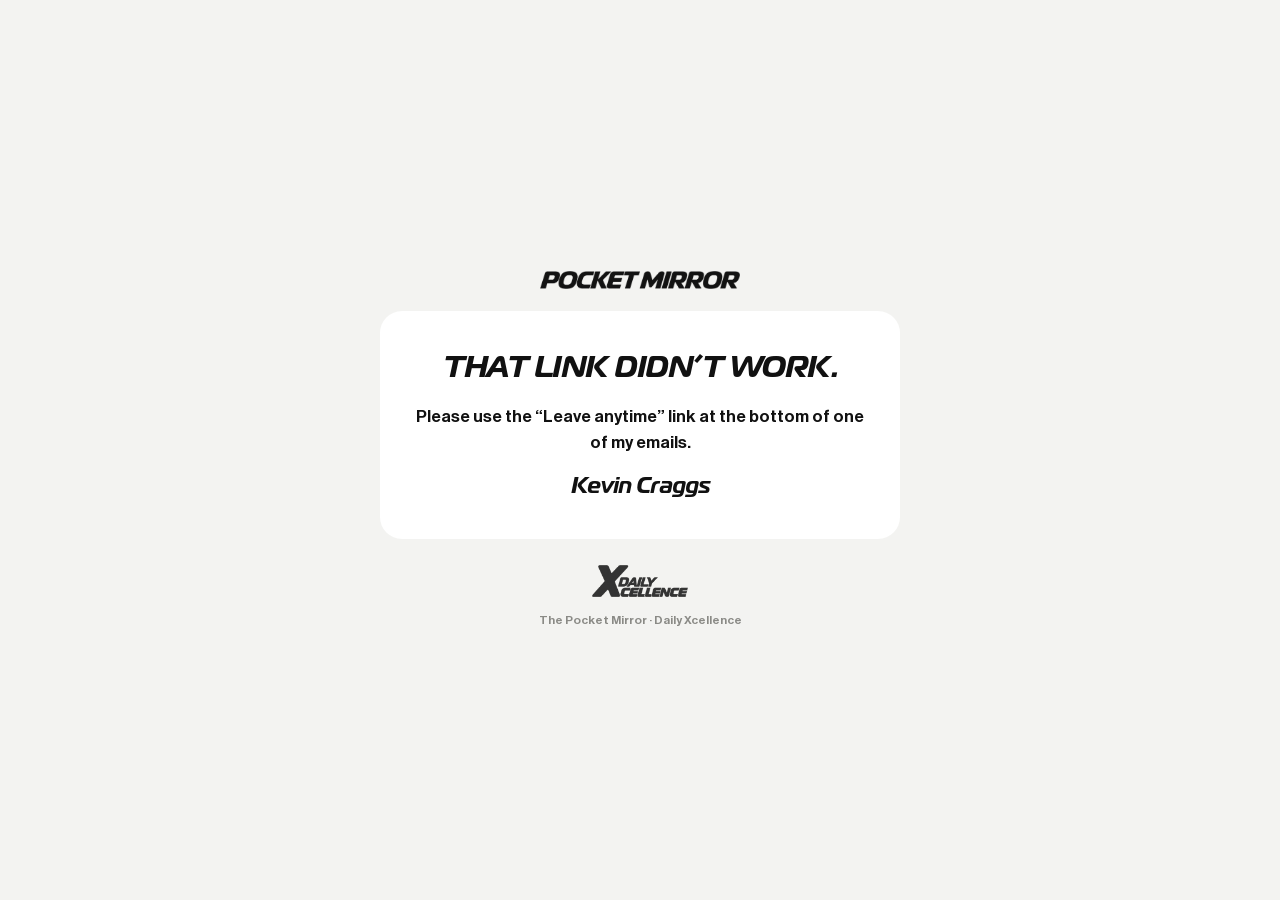
<file: unsubscribe/index.html>
<!doctype html>
<html lang="en">
<head>
  <meta charset="utf-8">
  <meta name="viewport" content="width=device-width, initial-scale=1">
  <title>Leave the emails · The Pocket Mirror</title>
  <meta name="robots" content="noindex, nofollow">
  <meta name="color-scheme" content="light">
  <link rel="icon" href="../assets/images/icon-192.png?v=2">
  <!--
    "Leave anytime" in every reminder email opens this page (?u=<the person's key>).
    One tap on the button stops the emails (public.pm_unsubscribe). The tap is needed on purpose: some email
    security tools open every link in an email, and that must not unsubscribe anyone by itself.
  -->
  <style>
    @font-face { font-family: "Magistral"; src: url("../assets/fonts/magistral-bold-italic.woff2") format("woff2"); font-weight: 700; font-style: italic; font-display: swap; }
    @font-face { font-family: "Neue Haas Display"; src: url("../assets/fonts/nhd-medium.woff2") format("woff2"); font-weight: 500; font-display: swap; }
    @font-face { font-family: "Neue Haas Display"; src: url("../assets/fonts/nhd-bold.woff2") format("woff2"); font-weight: 700; font-display: swap; }
    :root { color-scheme: light; --page: #f3f3f1; --card: #ffffff; --ink: #111111; --ink-2: #555555; --muted: #8a8a86; }
    * { box-sizing: border-box; }
    html, body { margin: 0; background: var(--page); color: var(--ink); }
    body { min-height: 100dvh; display: grid; place-items: center; padding: 28px 16px; font: 500 17px/1.5 "Neue Haas Display", "Helvetica Neue", Helvetica, Arial, sans-serif; -webkit-font-smoothing: antialiased; }
    main { width: min(100%, 520px); text-align: center; }
    .logo { display: block; width: 200px; height: auto; margin: 0 auto 22px; }
    .card { background: var(--card); border-radius: 22px; padding: 40px 32px; }
    h1 { margin: 0 0 22px; font: italic 700 30px/1.05 "Magistral", "Arial Black", Arial, sans-serif; letter-spacing: -.5px; }
    p { margin: 0 0 18px; }
    .btn { display: inline-flex; align-items: center; justify-content: center; gap: 8px; min-height: 50px; margin: 8px 0 22px; padding: 0 30px; border: 0; border-radius: 999px;
      background: var(--ink); color: #fff; font: 700 13px/1 "Neue Haas Display", Helvetica, Arial, sans-serif; letter-spacing: 2px; text-decoration: none; cursor: pointer; }
    .btn img { width: 150px; height: auto; }
    .btn[disabled] { opacity: .5; cursor: default; }
    .soft { color: var(--ink-2); font-size: 16px; }
    .sign { margin: 0; font: italic 700 22px/1.2 "Magistral", "Arial Black", Arial, sans-serif; }
    .foot { margin-top: 26px; color: var(--muted); font-size: 12px; }
    .foot img { display: block; width: 96px; height: auto; margin: 0 auto 14px; opacity: .85; }
    [hidden] { display: none !important; }
  </style>
</head>
<body>
  <main>
    <img class="logo" src="../assets/email/pocket-mirror-logo.png" alt="POCKET MIRROR">

    <!-- 1 · ask -->
    <section class="card" id="ask">
      <h1>LEAVE THE&nbsp;EMAILS?</h1>
      <p>One tap and they stop. No more emails from me.</p>
      <button class="btn" type="button" id="leave">YES, NO MORE EMAILS</button>
      <p class="soft">Changed your mind? Just close this page.</p>
      <p class="sign">Kevin Craggs</p>
    </section>

    <!-- 2 · done -->
    <section class="card" id="done" hidden>
      <h1>YOU’VE&nbsp;LEFT.</h1>
      <p>No more emails from me.</p>
      <p>Your Mirrors are still yours. Whenever you need one minute with yourself, they’re right where you left them.</p>
      <a class="btn" href="/">OPEN <img src="../assets/email/pocket-mirror-logo-white.png" alt="POCKET MIRROR"></a>
      <p class="sign">Kevin Craggs</p>
    </section>

    <!-- link without a valid key, or the database said no -->
    <section class="card" id="oops" hidden>
      <h1>THAT LINK DIDN’T&nbsp;WORK.</h1>
      <p id="oops-line">Please use the “Leave anytime” link at the bottom of one of my emails.</p>
      <p class="sign">Kevin Craggs</p>
    </section>

    <div class="foot"><img src="../assets/email/daily-xcellence-logo.png" alt="DAILY XCELLENCE">The Pocket Mirror · Daily Xcellence</div>
  </main>

  <script src="../js/content.js"></script>
  <script>
  (function () {
    var CONFIG = (window.PM_CONTENT && window.PM_CONTENT.CONFIG) || {};
    var key = new URLSearchParams(location.search).get('u') || '';
    var valid = /^[0-9a-f]{8}-[0-9a-f]{4}-[0-9a-f]{4}-[0-9a-f]{4}-[0-9a-f]{12}$/i.test(key);
    function show(id) { ['ask', 'done', 'oops'].forEach(function (s) { document.getElementById(s).hidden = s !== id; }); }
    if (!valid) { show('oops'); return; }
    document.getElementById('leave').addEventListener('click', function () {
      var b = this; b.disabled = true;
      fetch(CONFIG.supabaseUrl + '/rest/v1/rpc/pm_unsubscribe', {
        method: 'POST',
        headers: { 'Content-Type': 'application/json', apikey: CONFIG.supabaseKey },
        body: JSON.stringify({ p_token: key })
      }).then(function (r) { return r.ok ? r.json() : false; }).then(function (ok) {
        if (ok === true) show('done');
        else { b.disabled = false; show('oops'); }
      }).catch(function () {
        b.disabled = false;
        document.getElementById('oops-line').textContent = 'No connection right now. Please try again in a moment.';
        show('oops');
      });
    });
  })();
  </script>
</body>
</html>
</file>
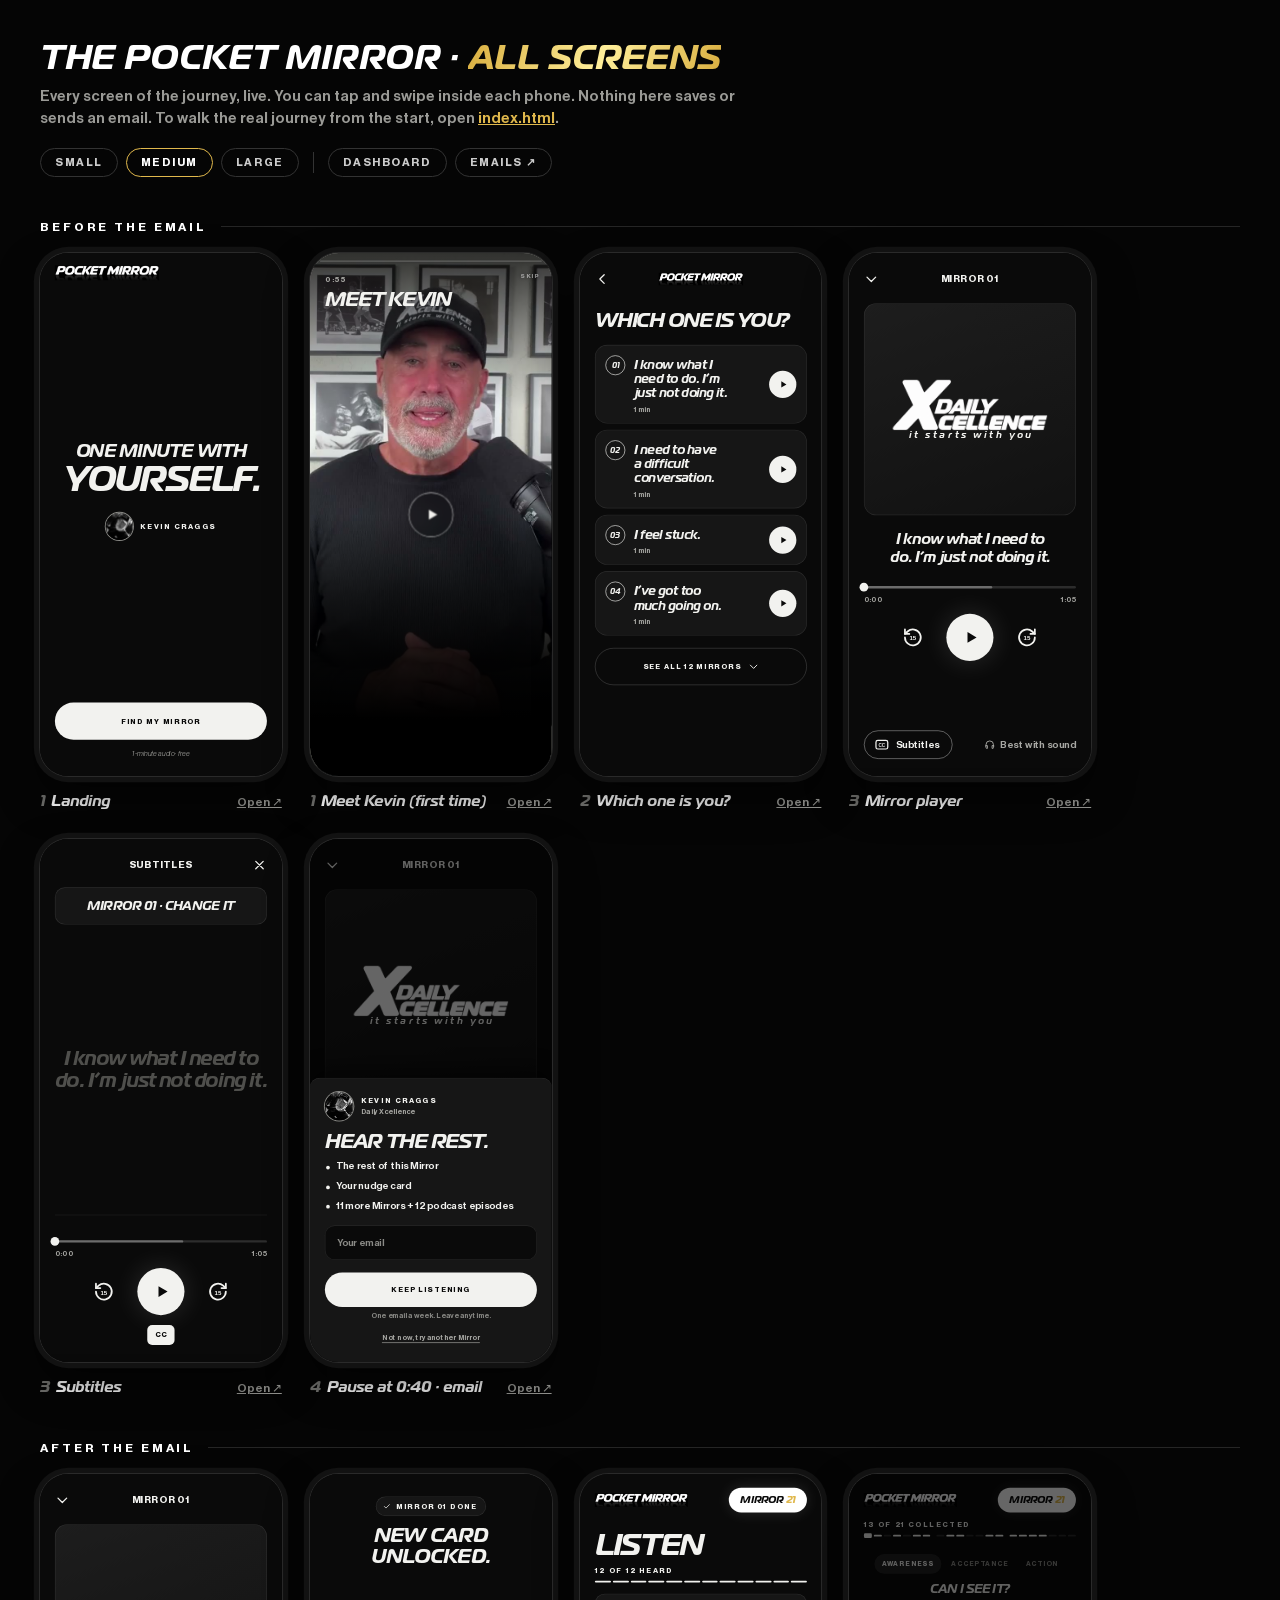
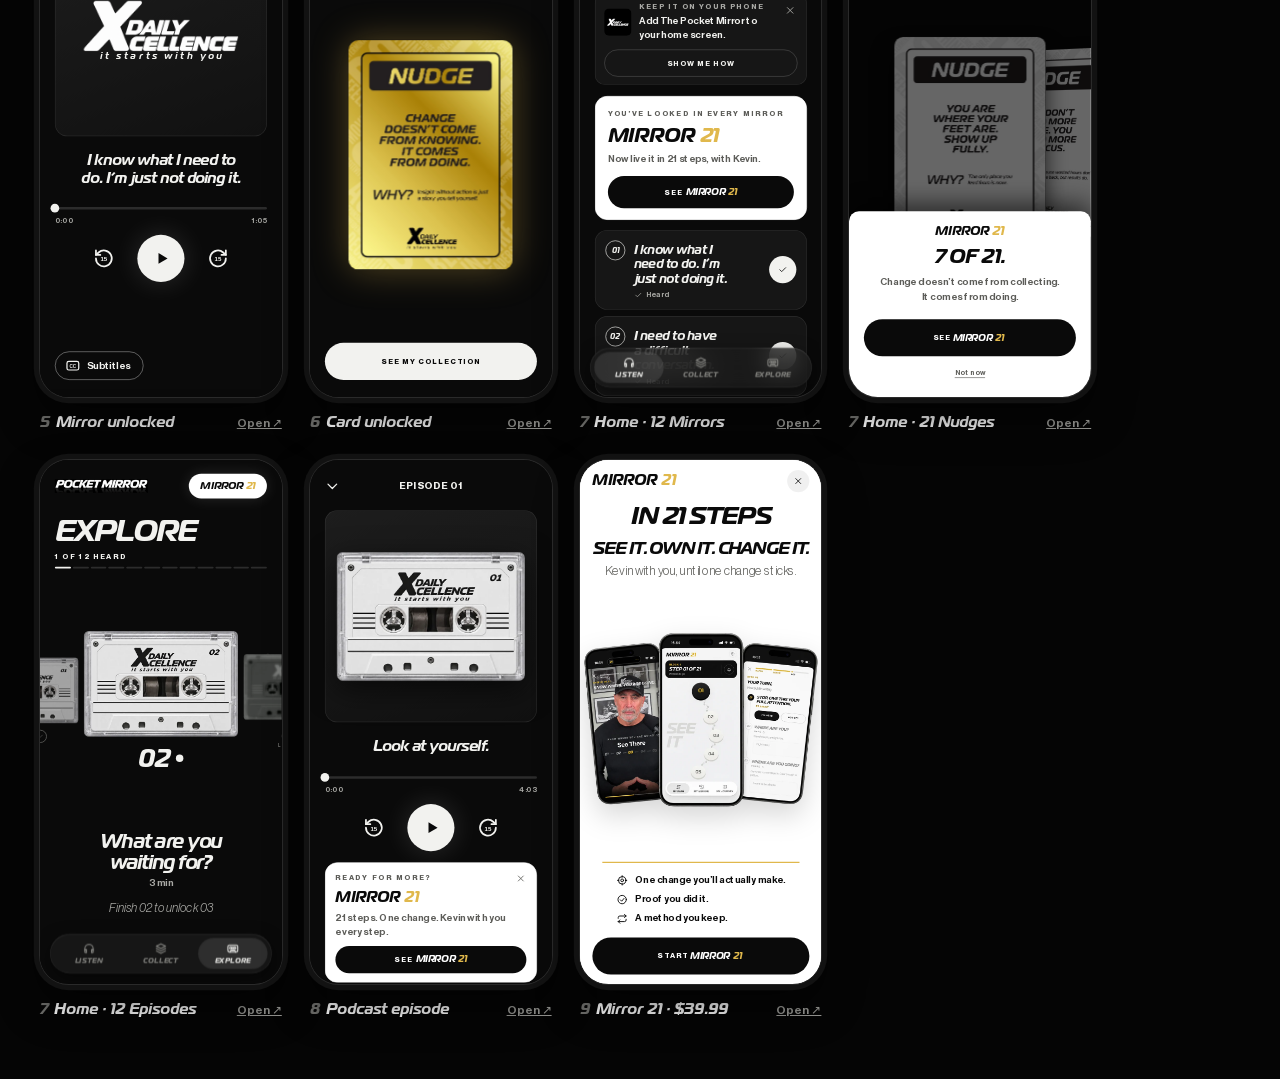
<file: preview.html>
<!doctype html>
<html lang="en">
<head>
  <meta charset="utf-8">
  <meta name="viewport" content="width=device-width, initial-scale=1">
  <title>The Pocket Mirror · All screens</title>
  <meta name="robots" content="noindex">
  <link rel="icon" href="assets/images/icon-192.png">
  <style>
    @font-face { font-family: "Magistral"; src: url("assets/fonts/magistral-bold-italic.woff2") format("woff2"); font-weight: 700; font-style: italic; }
    @font-face { font-family: "Neue Haas Display"; src: url("assets/fonts/nhd-medium.woff2") format("woff2"); font-weight: 500; }
    @font-face { font-family: "Neue Haas Display"; src: url("assets/fonts/nhd-bold.woff2") format("woff2"); font-weight: 700; }
    :root { --s: .62; }
    * { box-sizing: border-box; }
    body { margin: 0; padding: 40px 32px 60px; background: #050505; color: #fff; font: 500 15px/1.45 "Neue Haas Display", Arial, sans-serif; }
    header { max-width: 1200px; margin: 0 auto 8px; }
    h1 { margin: 0; font: italic 700 34px/1 "Magistral", Arial, sans-serif; letter-spacing: .02em; }
    h1 span { background: linear-gradient(110deg, #d8ad3e, #ffef9a 53%, #d8ad3e); -webkit-background-clip: text; background-clip: text; color: transparent; }
    header p { margin: 12px 0 0; max-width: 720px; color: #9a9a96; }
    header a { color: #e0b84c; }
    h2 { display: flex; align-items: center; gap: 14px; max-width: 1200px; margin: 44px auto 20px; font: 700 12px/1 "Neue Haas Display", Arial, sans-serif; letter-spacing: .24em; }
    h2::after { content: ""; flex: 1; height: 1px; background: #262626; }
    .row { display: flex; flex-wrap: wrap; gap: 28px; max-width: 1200px; margin: 0 auto; }
    figure { margin: 0; }
    .phone {
      position: relative; width: calc(390px * var(--s)); height: calc(844px * var(--s)); overflow: hidden;
      border-radius: calc(46px * var(--s)); box-shadow: 0 0 0 1px #2a2a2a, 0 0 0 calc(10px * var(--s)) #121212, 0 20px 40px rgba(0, 0, 0, .6);
      background: #0a0a0a;
    }
    .phone iframe { position: absolute; left: 0; top: 0; width: 390px; height: 844px; border: 0; transform: scale(var(--s)); transform-origin: 0 0; }
    figcaption { display: flex; align-items: baseline; justify-content: space-between; gap: 10px; width: calc(390px * var(--s)); margin-top: 16px; }
    figcaption b { font: italic 700 15px/1.2 "Magistral", Arial, sans-serif; }
    figcaption b i { font-style: normal; color: #6f6f6c; margin-right: 6px; }
    figcaption a { flex-shrink: 0; font-size: 12px; color: #9a9a96; }
    figcaption a:hover { color: #e0b84c; }
    .size { display: flex; gap: 8px; margin-top: 18px; }
    .size button { padding: 8px 14px; border-radius: 20px; border: 1px solid #333; background: none; color: #ccc; font: 700 11px/1 "Neue Haas Display", Arial, sans-serif; letter-spacing: .14em; cursor: pointer; }
    .size button[aria-pressed="true"] { border-color: #e0b84c; color: #fff; }
    .size .sep { width: 1px; margin: 4px 6px; background: #333; }
    .size .size-link { padding: 8px 14px; border-radius: 20px; border: 1px solid #333; color: #ccc; font: 700 11px/1 "Neue Haas Display", Arial, sans-serif; letter-spacing: .14em; text-decoration: none; }
    .size .size-link:hover { color: #fff; border-color: #666; }
    [hidden] { display: none !important; }
    /* the dashboard view: the page as on a computer, then on a phone */
    .browser { max-width: 1200px; margin: 0 auto; border-radius: 14px; overflow: hidden; box-shadow: 0 0 0 1px #2a2a2a, 0 20px 40px rgba(0, 0, 0, .6); background: #0a0a0a; }
    .browser .bar { display: flex; align-items: center; gap: 8px; height: 34px; padding: 0 14px; background: #161616; border-bottom: 1px solid #262626; color: #6f6f6c; font-size: 12px; }
    .browser .bar i { width: 10px; height: 10px; border-radius: 50%; background: #2e2e2e; }
    .browser .bar span { margin-left: 10px; }
    .browser iframe { display: block; width: 100%; height: min(860px, 82vh); border: 0; }
    .dash-note { max-width: 1200px; margin: 14px auto 0; display: flex; justify-content: space-between; gap: 10px; color: #9a9a96; font-size: 13px; }
    .dash-note a { color: #9a9a96; }
    .dash-note a:hover { color: #e0b84c; }
  </style>
</head>
<body>
  <header>
    <h1>THE POCKET MIRROR · <span>ALL SCREENS</span></h1>
    <p>Every screen of the journey, live. You can tap and swipe inside each phone. Nothing here saves or sends an email.
      To walk the real journey from the start, open <a href="index.html">index.html</a>.</p>
    <div class="size" role="group" aria-label="Phone size">
      <button type="button" data-s=".5">SMALL</button>
      <button type="button" data-s=".62" aria-pressed="true">MEDIUM</button>
      <button type="button" data-s=".8">LARGE</button>
      <span class="sep" aria-hidden="true"></span>
      <button type="button" data-view="dashboard">DASHBOARD</button>
      <a class="size-link" href="emails/preview.html">EMAILS ↗</a>
    </div>
  </header>

  <div id="screens">
    <h2>BEFORE THE EMAIL</h2>
    <div class="row" data-group="before"></div>

    <h2>AFTER THE EMAIL</h2>
    <div class="row" data-group="after"></div>
  </div>

  <!-- the dashboard with made-up sample data (dashboard/?demo): no sign-in, no real people -->
  <div id="dashboard" hidden>
    <h2>DASHBOARD · ON A COMPUTER</h2>
    <div class="browser">
      <div class="bar"><i></i><i></i><i></i><span>thepocketmirror.com/dashboard</span></div>
      <iframe data-src="dashboard/?demo" title="Dashboard on a computer"></iframe>
    </div>
    <p class="dash-note"><span>Sample data, made up: the real dashboard asks you to sign in and shows the live numbers.</span>
      <span><a href="dashboard/?demo" target="_blank" rel="noopener">Open sample ↗</a> · <a href="dashboard/" target="_blank" rel="noopener">Open the real one ↗</a></span></p>

    <h2>ON A PHONE</h2>
    <div class="row">
      <figure><div class="phone"><iframe data-src="dashboard/?demo" title="Dashboard on a phone"></iframe></div>
        <figcaption><b>Dashboard</b><a href="dashboard/?demo" target="_blank" rel="noopener">Open ↗</a></figcaption></figure>
    </div>
  </div>

  <script>
    var SCREENS = {
      before: [
        ['1', 'Landing',                     'locked',   '#/'],
        ['1', 'Meet Kevin (first time)',     'locked',   '#/intro'],
        ['2', 'Which one is you?',           'locked',   '#/mirrors'],
        ['3', 'Mirror player',               'locked&t=18.4', '#/mirror/1'],
        ['3', 'Subtitles',                   'locked&t=18.4&cc=1', '#/mirror/1'],
        ['4', 'Pause at 0:40 · email',       'gate',     '#/mirror/1']
      ],
      after: [
        ['5', 'Mirror unlocked',             'unlocked&t=51.6', '#/mirror/1'],
        ['6', 'Card unlocked',               'unlocked', '#/unlocked/mirror/1'],
        ['7', 'Home · 12 Mirrors',           'unlocked&a2hs=ios', '#/home/mirrors'],
        ['7', 'Home · 21 Nudges',            'unlocked', '#/home/nudges'],
        ['7', 'Home · 12 Episodes',          'unlocked', '#/home/podcast'],
        ['8', 'Podcast episode',             'unlocked', '#/episode/1'],
        ['9', 'Mirror 21 · $39.99',          'unlocked', '#/mirror21']
      ]
    };
    Object.keys(SCREENS).forEach(function (group) {
      var row = document.querySelector('[data-group="' + group + '"]');
      row.innerHTML = SCREENS[group].map(function (s) {
        var url = 'index.html?demo=' + s[2] + s[3];
        return '<figure><div class="phone"><iframe src="' + url + '" title="' + s[1] + '" loading="lazy"></iframe></div>' +
          '<figcaption><b><i>' + s[0] + '</i>' + s[1] + '</b><a href="' + url + '" target="_blank" rel="noopener">Open ↗</a></figcaption></figure>';
      }).join('');
    });
    // SMALL / MEDIUM / LARGE = the phones at that size; DASHBOARD = the dashboard (also opens with preview.html#dashboard)
    function show(b) {
      var dash = b.getAttribute('data-view') === 'dashboard';
      if (!dash) document.documentElement.style.setProperty('--s', b.getAttribute('data-s'));
      document.getElementById('screens').hidden = dash;
      document.getElementById('dashboard').hidden = !dash;
      if (dash) document.querySelectorAll('#dashboard iframe[data-src]').forEach(function (f) { if (!f.src) f.src = f.getAttribute('data-src'); });
      history.replaceState(null, '', dash ? '#dashboard' : location.pathname + location.search);
      document.querySelectorAll('.size button').forEach(function (x) { x.setAttribute('aria-pressed', String(x === b)); });
    }
    document.querySelector('.size').addEventListener('click', function (e) {
      var b = e.target.closest('button'); if (b) show(b);
    });
    if (location.hash === '#dashboard') show(document.querySelector('[data-view="dashboard"]'));
  </script>
</body>
</html>
</file>
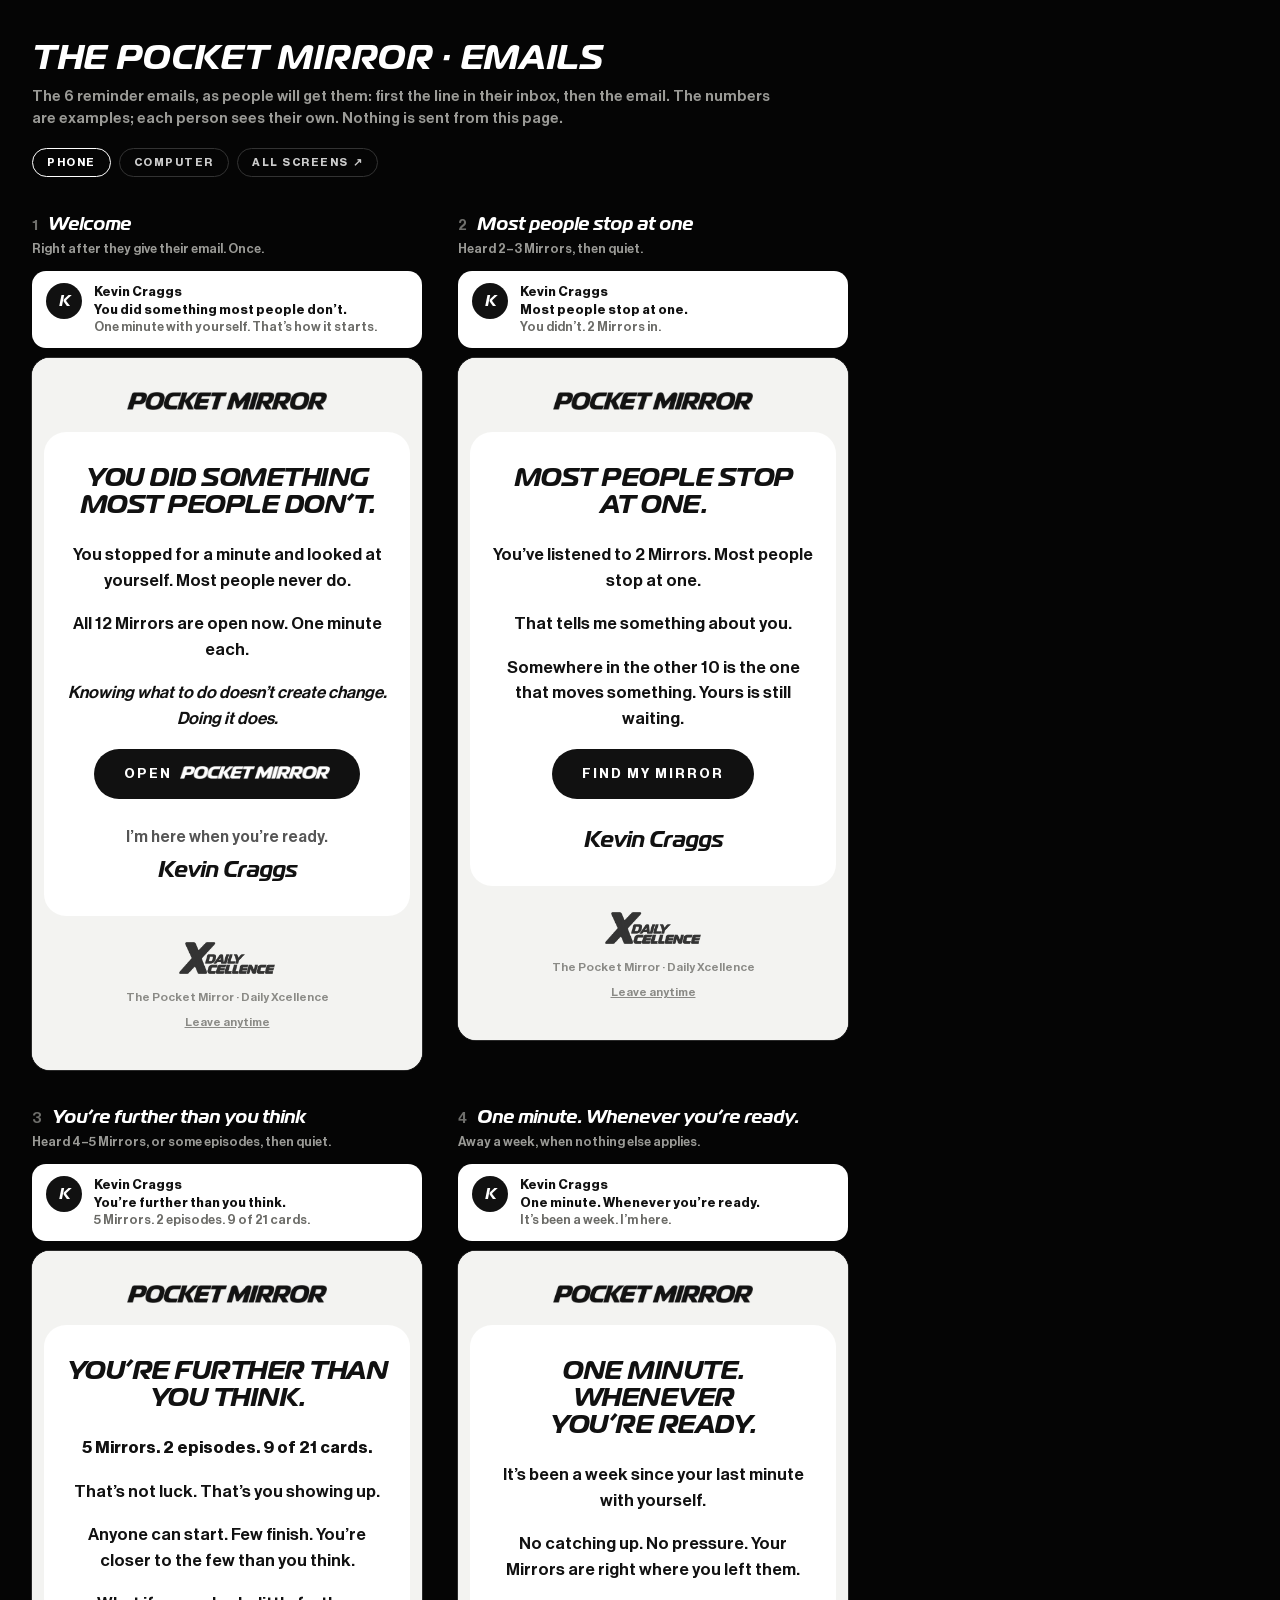
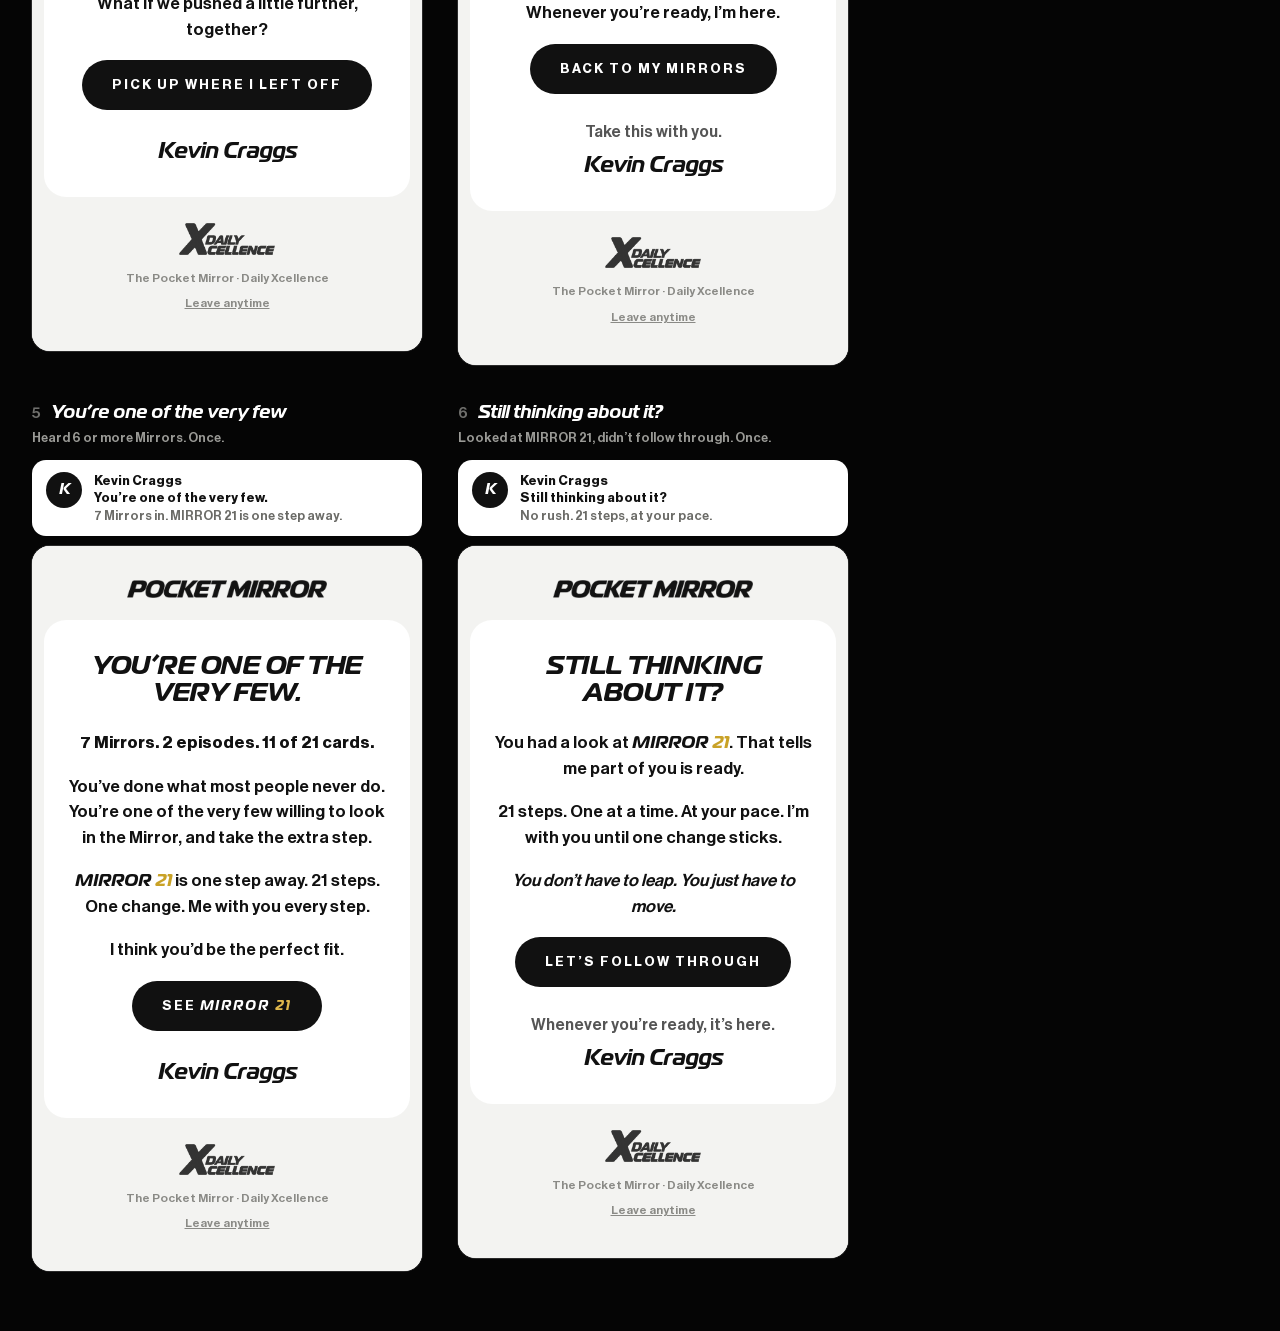
<file: emails/preview.html>
<!doctype html>
<html lang="en">
<head>
  <meta charset="utf-8">
  <meta name="viewport" content="width=device-width, initial-scale=1">
  <title>Pocket Mirror Emails</title>
  <meta name="robots" content="noindex">
  <link rel="icon" href="../assets/images/icon-192.png">
  <!-- The 6 reminder emails, exactly as they are sent (emails/templates.js), with sample numbers. Nothing is sent from here. -->
  <style>
    @font-face { font-family: "Magistral"; src: url("../assets/fonts/magistral-bold-italic.woff2") format("woff2"); font-weight: 700; font-style: italic; }
    @font-face { font-family: "Neue Haas Display"; src: url("../assets/fonts/nhd-medium.woff2") format("woff2"); font-weight: 500; }
    @font-face { font-family: "Neue Haas Display"; src: url("../assets/fonts/nhd-bold.woff2") format("woff2"); font-weight: 700; }
    :root { color-scheme: dark; }
    * { box-sizing: border-box; }
    body { margin: 0; padding: 40px 32px 60px; background: #050505; color: #fff; font: 500 15px/1.45 "Neue Haas Display", Arial, sans-serif; }
    header, .list { max-width: 1260px; margin: 0 auto; }
    h1 { margin: 0; font: italic 700 34px/1 "Magistral", Arial, sans-serif; letter-spacing: .02em; }
    header p { margin: 12px 0 0; max-width: 760px; color: #9a9a96; }
    .size { display: flex; gap: 8px; margin-top: 18px; flex-wrap: wrap; }
    .size button, .size a { padding: 8px 14px; border-radius: 20px; border: 1px solid #333; background: none; color: #ccc; font: 700 11px/1 "Neue Haas Display", Arial, sans-serif; letter-spacing: .14em; cursor: pointer; text-decoration: none; }
    .size button[aria-pressed="true"] { border-color: #fff; color: #fff; }
    .list { display: flex; flex-wrap: wrap; gap: 36px; margin-top: 36px; }
    .mail { width: var(--w, 390px); }
    .head { display: flex; gap: 10px; align-items: baseline; }
    .head b { font: italic 700 18px/1.2 "Magistral", Arial, sans-serif; }
    .head i { font-style: normal; color: #6f6f6c; }
    .when { margin: 4px 0 12px; color: #9a9a96; font-size: 13px; }
    /* how it looks in the inbox list */
    .inbox { display: flex; gap: 12px; padding: 12px 14px; border-radius: 14px; background: #fff; color: #111; margin-bottom: 10px; }
    .inbox .av { flex: none; width: 36px; height: 36px; border-radius: 50%; background: #111; color: #fff; display: grid; place-items: center; font: italic 700 15px/1 "Magistral", Arial, sans-serif; }
    .inbox .t { min-width: 0; font-size: 13px; line-height: 1.35; }
    .inbox .from { font-weight: 700; }
    .inbox .sub { font-weight: 700; }
    .inbox .pre { color: #6b6b67; white-space: nowrap; overflow: hidden; text-overflow: ellipsis; }
    .frame { border-radius: 18px; overflow: hidden; box-shadow: 0 0 0 1px #2a2a2a; background: #f3f3f1; }
    .frame iframe { display: block; width: 100%; border: 0; height: 760px; }
  </style>
</head>
<body>
  <header>
    <h1>THE POCKET MIRROR · EMAILS</h1>
    <p>The 6 reminder emails, as people will get them: first the line in their inbox, then the email. The numbers are examples;
      each person sees their own. Nothing is sent from this page.</p>
    <div class="size" role="group" aria-label="Width">
      <button type="button" data-w="390px" aria-pressed="true">PHONE</button>
      <button type="button" data-w="600px">COMPUTER</button>
      <a href="../preview.html">ALL SCREENS ↗</a>
    </div>
  </header>

  <div class="list" id="list"></div>

  <script src="templates.js"></script>
  <script>
    (function () {
      var E = window.PM_EMAILS;
      var SAMPLE = {   // example numbers for each email
        welcome: {}, started: { mirrors: 2, cards: 2 }, further: { mirrors: 5, episodes: 2, cards: 9 },
        week: {}, few: { mirrors: 7, episodes: 2, cards: 11 }, thinking: {}
      };
      var base = new URL('..', location.href).href.replace(/\/$/, '');
      var list = document.getElementById('list');
      E.EMAILS.forEach(function (e) {
        var v = SAMPLE[e.id] || {};
        var box = document.createElement('section');
        box.className = 'mail';
        box.innerHTML =
          '<div class="head"><i>' + e.n + '</i><b>' + e.name + '</b></div>' +
          '<div class="when">' + e.when + '</div>' +
          '<div class="inbox"><div class="av">K</div><div class="t"><div class="from">Kevin Craggs</div>' +
            '<div class="sub"></div><div class="pre"></div></div></div>' +
          '<div class="frame"><iframe title="' + e.name + '"></iframe></div>';
        box.querySelector('.sub').textContent = E.subject(e.id, v);
        box.querySelector('.pre').textContent = E.preview(e.id, v);
        var f = box.querySelector('iframe');
        f.srcdoc = E.render(e.id, v, { base: base, url: '#', unsubscribe: '#' });
        f.addEventListener('load', function () { fit(f); setTimeout(function () { fit(f); }, 400); });
        list.appendChild(box);
      });
      function fit(f) { try { f.style.height = '10px'; f.style.height = (f.contentDocument.documentElement.scrollHeight + 2) + 'px'; } catch (x) {} }
      document.querySelector('.size').addEventListener('click', function (ev) {
        var b = ev.target.closest('button'); if (!b) return;
        document.documentElement.style.setProperty('--w', b.getAttribute('data-w'));
        document.querySelectorAll('.size button').forEach(function (x) { x.setAttribute('aria-pressed', String(x === b)); });
        document.querySelectorAll('iframe').forEach(function (f) { setTimeout(function () { fit(f); }, 50); });
      });
    })();
  </script>
</body>
</html>
</file>
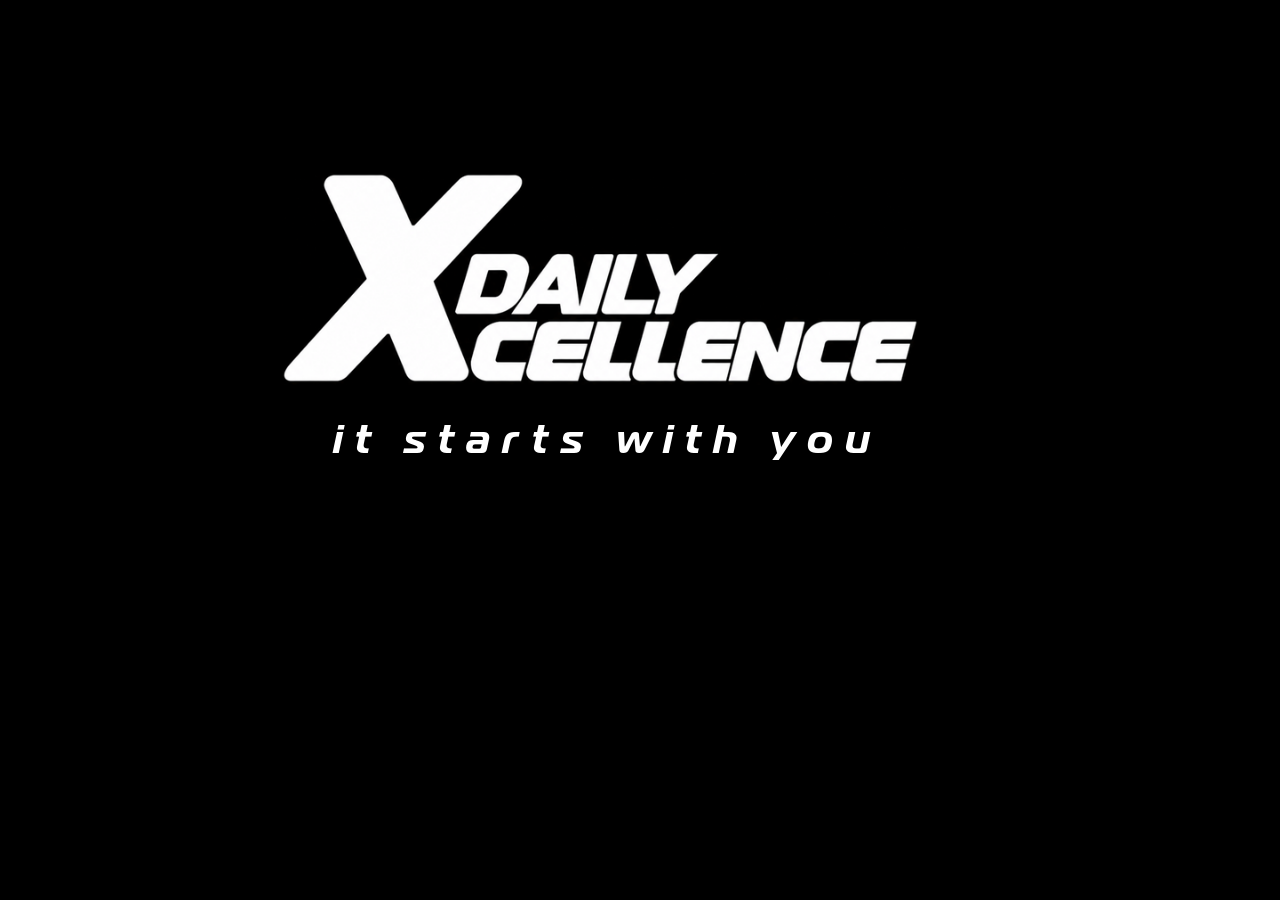
<file: tools/share-image.html>
<!doctype html>
<html><head><meta charset="utf-8">
<!-- The link preview image (assets/images/share-v3.jpg): the Daily Xcellence logo and "it starts with you" on black.
     Shown when the link is sent by message, and at the top of the iPhone Share menu ("Add to Home Screen").
     To redraw it: open this page at 1200x630 and save a screenshot,
     e.g. msedge --headless --window-size=1200,630 --screenshot=share.png tools/share-image.html, then save it as a NEW file name
     (share-v4.jpg…) and update og:image in index.html, so apps don't keep showing the old one. -->
<style>
@font-face { font-family: "Magistral"; src: url("../assets/fonts/magistral-bold-italic.woff2") format("woff2"); font-weight: 700; font-style: italic; }
html, body { margin: 0; width: 1200px; height: 630px; overflow: hidden; background: #000; }
body { display: flex; flex-direction: column; align-items: center; justify-content: center; gap: 34px; }
img { width: 640px; height: auto; }
p { margin: 0; color: #fff; font: italic 700 40px/1 "Magistral", Arial, sans-serif; letter-spacing: .3em; text-indent: .3em; white-space: nowrap; }
</style></head>
<body>
  <img src="../assets/images/daily-xcellence-art.png" alt="">
  <p>it starts with you</p>
</body></html>
</file>
<file: css/styles.css>
/* =====================================================================
   THE POCKET MIRROR · styles
   Dark, black-and-white with gold accents. Magistral for headlines,
   Neue Haas Display for text.

   THE SYSTEM (use these tokens, never one-off values)
   · Type: 7 sizes, all multiples of 4 → 56 · 48 · 32 · 24 · 20 · 16 · 12.
     Only 56 / 48 / 32 shrink on small phones (→ 48 / 40 / 28).
     Magistral is for things you glance at, Neue Haas for things you read.
   · Letter-spacing: display −.01em, labels .2em, buttons .14em. Everything else 0.
     (The wordmark keeps its own wide spacing: it is the logo.)
   · Colour: 13 colours, each with a job (see :root).
   · Gold means: do this, this is yours, or progress. Solid or 35%, nothing else.
     The metal gradient is a material, only on things you could hold:
     plates, cards, play buttons. Never on text, borders, badges or the main button.
   · One glow per screen, behind the thing in focus.
   · Corners: 8 (inputs, thumbnails), 16 (cards, sheets), round (buttons, circles).
   · One shadow, under floating layers (sheets, toast, mini player).
   · Exceptions: the card artwork and the lock-screen mock are pictures and
     scale with themselves; caption words not yet said stay dark on purpose;
     the tab bar labels are 11px; the landing headline (36px) and the podcast
     episode number (112px) are off the scale.
   ===================================================================== */

@font-face { font-family: "Magistral"; src: url("../assets/fonts/magistral-bold.woff2") format("woff2"); font-weight: 700; font-style: normal; font-display: swap; }
@font-face { font-family: "Magistral"; src: url("../assets/fonts/magistral-bold-italic.woff2") format("woff2"); font-weight: 700; font-style: italic; font-display: swap; }
@font-face { font-family: "Neue Haas Display"; src: url("../assets/fonts/nhd-light.woff2") format("woff2"); font-weight: 300; font-style: normal; font-display: swap; }
@font-face { font-family: "Neue Haas Display"; src: url("../assets/fonts/nhd-light-italic.woff2") format("woff2"); font-weight: 300; font-style: italic; font-display: swap; }
@font-face { font-family: "Neue Haas Display"; src: url("../assets/fonts/nhd-medium.woff2") format("woff2"); font-weight: 500; font-style: normal; font-display: swap; }
@font-face { font-family: "Neue Haas Display"; src: url("../assets/fonts/nhd-bold.woff2") format("woff2"); font-weight: 700; font-style: normal; font-display: swap; }

:root {
  /* colour · dark (the whole app) */
  --bg: #0a0a0a;          /* page */
  --surface: #161616;     /* cards, sheets, inputs */
  --line: rgba(255, 255, 255, .10); /* every divider and border */
  --ink: #f2f2ef;         /* titles, body · 17.7:1 */
  --ink-2: #a8a8a4;       /* meta, labels, secondary · 8.3:1 */
  --ink-3: #8a8a86;       /* quietest allowed: locked, coming soon, fine print · 5.7:1 */
  --gold: #e0b84c;        /* action and progress · 10.5:1 */
  --gold-35: rgba(224, 184, 76, .35); /* rings and borders */
  --on-gold: #0a0a0a;     /* text on gold */
  --error: #e06c4c;       /* errors only · 6.1:1 */
  /* colour · light (Mirror 21 page and the white Mirror 21 doors) */
  --paper: #ffffff;
  --paper-ink: #0a0a0a;
  --paper-ink-2: #5c5c58; /* 6.7:1 */
  --gold-deep: #896a00;   /* gold text on white · 5.1:1 */
  --paper-line: rgba(10, 10, 10, .10);
  /* the metal: objects only (plates, cards, play buttons) */
  --gold-metal: linear-gradient(110deg, #d8ad3e, #ffef9a 53%, #d8ad3e);

  /* type */
  --display: "Magistral", "Arial Narrow", Arial, sans-serif;
  --text: "Neue Haas Display", "Helvetica Neue", Arial, sans-serif;
  --fs-xl: 56px;      /* Display XL: 12 MIRRORS, SEE IT */
  --fs-tab: 48px;     /* Tab title */
  --fs-display: 32px; /* Display: landing headline, sheet headlines, $99 */
  --fs-title: 24px;   /* Title: player and sheet titles */
  --fs-20: 20px;      /* List title (Magistral), Voice (captions), Quote */
  --fs-body: 16px;    /* Body: any sentence */
  --fs-small: 12px;   /* Meta, Label, Button */
  --ls-display: -.01em;
  --ls-label: .2em;
  --ls-button: .14em;

  /* shape */
  --r-sm: 8px;
  --r-md: 16px;
  --r-full: 999px;
  --shadow: 0 -12px 40px rgba(0, 0, 0, .6);

  --frame: 480px;
  --pad: 24px;
  --safe-top: env(safe-area-inset-top, 0px);
  --safe-bottom: env(safe-area-inset-bottom, 0px);
  --tabbar: 80px;     /* the floating tab bar (64) + its gap from the bottom edge (16) */
}
@media (max-width: 380px) {
  :root { --fs-xl: 48px; --fs-tab: 40px; --fs-display: 28px; }
}

* { box-sizing: border-box; }
html { background: var(--bg); -webkit-text-size-adjust: 100%; }
body {
  margin: 0;
  min-height: 100dvh;
  background: var(--bg);
  color: var(--ink);
  font: 500 var(--fs-body)/1.5 var(--text);
  -webkit-font-smoothing: antialiased;
  -webkit-tap-highlight-color: transparent;
  overscroll-behavior-y: none;
}
img { display: block; max-width: 100%; }
button { font: inherit; color: inherit; background: none; border: 0; padding: 0; cursor: pointer; }
a { color: inherit; text-decoration: none; }
:focus-visible { outline: 2px solid var(--gold); outline-offset: 3px; border-radius: var(--r-sm); }
[hidden] { display: none !important; }
h1, h2, .t, .feeling, .quote, .line { text-wrap: balance; }
/* text for screen readers only (iPhone could show a 1px sliver of it without the margin / clip-path) */
.sr-only { position: absolute; width: 1px; height: 1px; margin: -1px; padding: 0; border: 0; overflow: hidden; clip: rect(0 0 0 0); clip-path: inset(50%); white-space: nowrap; }

/* ---------- app frame (phone-width column, centred on desktop) ---------- */
#app { position: relative; max-width: var(--frame); min-height: 100dvh; margin: 0 auto; overflow-x: hidden; }
@media (min-width: 600px) {
  #app { box-shadow: 0 0 0 1px var(--line); }
}
.screen {
  position: relative;
  display: flex;
  flex-direction: column;
  min-height: 100dvh;
  padding: calc(var(--safe-top) + 20px) var(--pad) calc(var(--safe-bottom) + 28px);
  animation: enter .35s ease both;
}
@keyframes enter { from { opacity: 0; transform: translateY(8px); } to { opacity: 1; transform: none; } }

/* ---------- shared bits ---------- */
.label { font: 700 var(--fs-small)/1 var(--text); letter-spacing: var(--ls-label); text-transform: uppercase; }
.wordmark { margin: 0; font: italic 700 var(--fs-small)/1.5 var(--display); letter-spacing: .3em; white-space: nowrap; }
.eyebrow { margin: 0; font: 700 var(--fs-small)/1 var(--text); letter-spacing: var(--ls-label); color: var(--ink-2); text-transform: uppercase; }
.gold-text { color: var(--gold); }
.topbar { display: flex; align-items: center; justify-content: space-between; min-height: 44px; }
.icon-btn { display: grid; place-items: center; width: 44px; height: 44px; margin-left: -10px; border-radius: 50%; color: var(--ink); }
.icon-btn svg { width: 24px; height: 24px; }

.btn-gold {
  display: flex; align-items: center; justify-content: center; gap: 10px;
  width: 100%; height: 60px; border-radius: var(--r-full);
  background: var(--gold); color: var(--on-gold);
  font: 700 var(--fs-small)/1 var(--text); letter-spacing: var(--ls-button);
  transition: transform .12s ease;
}
.btn-gold:active { transform: scale(.98); }
/* the same button in white: the kit's black "ink" button, flipped for the dark app */
.btn-gold.white { background: var(--ink); color: var(--bg); }
/* the kit's outline button, dark: same size, thin light border, white label */
.btn-outline {
  display: flex; align-items: center; justify-content: center; width: 100%; height: 60px;
  border: 1px solid rgba(255, 255, 255, .24); border-radius: var(--r-full); color: var(--ink);
  font: 700 var(--fs-small)/1 var(--text); letter-spacing: var(--ls-button);
  transition: transform .12s ease, border-color .2s ease;
}
.btn-outline:active { transform: scale(.98); border-color: rgba(255, 255, 255, .5); }
.btn-outline svg { width: 18px; height: 18px; margin-left: 10px; }   /* e.g. the down chevron on SEE ALL 12 MIRRORS */
/* the logo image (assets/images/pocket-mirror-logo.png, trimmed from "Pocket Mirror - dark.png").
   Its background is pure black; "screen" makes that black vanish into the page so no box shows. */
.logo { display: block; height: auto; mix-blend-mode: screen; }
.topbar .logo { width: 136px; }
.btn-gold.done { background: none; border: 1px solid var(--gold-35); color: var(--gold); }
.btn-gold svg { width: 18px; height: 18px; }
.link { font: 500 var(--fs-small)/1 var(--text); color: var(--ink-2); text-decoration: underline; text-underline-offset: 4px; padding: 12px 8px; }

/* mirrored path / title word */
.reflect { position: relative; height: 96px; overflow: hidden; margin: 8px 0 0; }
.reflect p { margin: 0; font: italic 700 var(--fs-xl)/1 var(--display); letter-spacing: var(--ls-display); white-space: nowrap; color: var(--ink); }
.reflect p + p {
  margin-top: -6px; transform: scaleY(-1); color: rgba(255, 255, 255, .15) !important;
  -webkit-mask-image: linear-gradient(0deg, #000, transparent 70%); mask-image: linear-gradient(0deg, #000, transparent 70%);
}
.reflect.change p:first-child { color: var(--gold); }

/* =====================================================================
   1 · LANDING
   ===================================================================== */
/* the wordmark top left, the line and Kevin (its voice) in the middle, the button at the bottom */
.landing { text-align: center; }
.landing .logo { width: 168px; }
.landing-mid { display: flex; flex-direction: column; align-items: center; gap: 28px; margin: auto 0; }
/* off the scale on purpose (it's the cover): YOURSELF. as big as the column allows (≈ 5.6em wide, 6 leaves a margin),
   up to 64px; "ONE MINUTE WITH" sits above it at half that size. All white, no gold on the landing. */
.landing h1 { margin: 0; font: italic 700 64px/.92 var(--display); font-size: min(64px, calc((100vw - 2 * var(--pad)) / 6)); letter-spacing: -.04em; white-space: nowrap; }
.landing h1 .lead { display: block; margin-bottom: .2em; font-size: .5em; letter-spacing: -.02em; }
.landing h1 .word { display: block; }
.landing .host img { width: 44px; height: 44px; box-shadow: 0 0 0 1.5px var(--ink-3); }
.landing-foot { display: flex; flex-direction: column; align-items: stretch; gap: 14px; }
.landing .fine { margin: 0; font-style: italic; font-weight: 300; color: var(--ink-2); }
.tap-hint {
  display: flex; align-items: center; justify-content: center; gap: 10px; margin: clamp(16px, 3dvh, 26px) 0 0;
  font: 700 var(--fs-small)/1 var(--text); letter-spacing: var(--ls-label); color: var(--ink-2);
  opacity: 0; transform: translateY(6px); transition: opacity .45s ease, transform .45s ease;
}
.tap-hint.show { opacity: 1; transform: none; }
.tap-dot { width: 8px; height: 8px; border-radius: 50%; background: var(--gold); animation: ping 1.4s ease-out infinite; }
@keyframes ping { 0% { box-shadow: 0 0 0 0 rgba(224, 184, 76, .6); } 100% { box-shadow: 0 0 0 10px rgba(224, 184, 76, 0); } }

/* =====================================================================
   1b · MEET KEVIN · the intro video (first time only)
   ===================================================================== */
/* full screen, black behind, the video in its own colour */
.intro {
  position: fixed; top: 0; bottom: 0; left: 50%; z-index: 5; width: min(100%, var(--frame)); transform: translateX(-50%);
  overflow: hidden; background: #000; transition: opacity .45s ease;
}
.intro.leaving { opacity: 0; }
.intro-stage { position: absolute; inset: 0; cursor: pointer; }
.intro-video { display: block; width: 100%; height: 100%; object-fit: cover; background: #000; }
/* a thin progress line along the top */
.intro-bar { position: absolute; left: 16px; right: 16px; top: calc(var(--safe-top) + 12px); height: 2px; border-radius: 1px; background: rgba(255, 255, 255, .2); box-shadow: 0 0 6px rgba(0, 0, 0, .25); pointer-events: none; }
.intro-bar span { display: block; width: 0; height: 100%; border-radius: inherit; background: rgba(255, 255, 255, .85); transition: width .25s linear; }
/* SKIP: small and barely there */
.intro-skip { position: absolute; z-index: 2; top: calc(var(--safe-top) + 20px); right: 8px; padding: 12px 10px; font: 700 10px/1 var(--text); letter-spacing: .2em; color: rgba(255, 255, 255, .5); text-shadow: 0 1px 6px rgba(0, 0, 0, .45); }
/* the black fades: the top one behind MEET KEVIN (only when it shows), the bottom one always, strong, up over his hands */
.intro-shade { position: absolute; inset: 0; pointer-events: none; }
.intro-shade::before, .intro-shade::after { content: ""; position: absolute; left: 0; right: 0; }
.intro-shade::before { top: 0; height: 30%; background: linear-gradient(180deg, rgba(0, 0, 0, .78), rgba(0, 0, 0, .35) 55%, transparent); transition: opacity .4s ease; }
.intro-shade::after { bottom: 0; height: 50%; background: linear-gradient(0deg, #000 0, #000 22%, rgba(0, 0, 0, .9) 45%, rgba(0, 0, 0, .6) 70%, transparent); }
.intro:not(.paused):not(.ended) .intro-shade::before { opacity: .35; }
/* top left: the time, then MEET KEVIN (like a step title); away while Kevin talks */
.intro-head { position: absolute; z-index: 2; left: var(--pad); right: 72px; top: calc(var(--safe-top) + 36px); pointer-events: none; transition: opacity .35s ease, transform .35s ease; }
.intro-meta { margin: 0; min-height: 12px; font: 700 var(--fs-small)/1 var(--text); letter-spacing: var(--ls-label); color: var(--ink-2); font-variant-numeric: tabular-nums; }
.intro-title { margin: 10px 0 0; font: italic 700 var(--fs-display)/1 var(--display); letter-spacing: -.03em; }
.intro:not(.paused):not(.ended) .intro-head { opacity: 0; transform: translateY(-6px); }
/* in the middle of the screen: the see-through glass play button (like Kevin's video on the Mirror 21 page) */
.intro-play {
  position: absolute; z-index: 2; left: 50%; top: 50%; transform: translate(-50%, -50%);
  display: flex; padding: 0; color: var(--ink); transition: opacity .3s ease;
}
.intro-play .ring {
  display: grid; place-items: center; width: 72px; height: 72px; border-radius: 50%;
  background: rgba(10, 10, 10, .3); border: 1.5px solid rgba(255, 255, 255, .75);
  -webkit-backdrop-filter: blur(8px) saturate(120%); backdrop-filter: blur(8px) saturate(120%); box-shadow: 0 4px 18px rgba(0, 0, 0, .25);
  transition: transform .12s ease;
}
.intro-play:active .ring { transform: scale(.95); }
.intro-play svg { width: 26px; height: 26px; margin-left: 4px; }
.intro:not(.paused) .intro-play { opacity: 0; pointer-events: none; }
/* at the end: WATCH AGAIN, then the white LET'S BEGIN button */
.intro-end {
  position: absolute; z-index: 2; left: var(--pad); right: var(--pad); bottom: calc(var(--safe-bottom) + 28px);
  display: flex; flex-direction: column; align-items: center; gap: 14px; transition: opacity .35s ease, transform .35s ease;
}
.intro:not(.ended) .intro-end { opacity: 0; transform: translateY(12px); pointer-events: none; }
.intro-again { display: inline-flex; align-items: center; gap: 10px; padding: 10px; font: 700 var(--fs-body)/1 var(--text); letter-spacing: .1em; color: var(--ink); }
.intro-again svg { width: 18px; height: 18px; }
.intro .intro-begin { height: 60px; }
@media (prefers-reduced-motion: reduce) { .intro, .intro-head, .intro-play, .intro-end, .intro-shade::before, .intro-bar span { transition: none; } }

/* =====================================================================
   2 · PATH · WHICH ONE IS YOU?
   ===================================================================== */
/* the page's question as the title (kit: tight Magistral), on one line at 32px (28 on small phones);
   data-fit (fitTitles in app.js) shrinks it a little more only if it would still be wider than the screen. Then the Mirrors as cards. No gold. */
.page-title { margin: 28px 0 0; font: italic 700 var(--fs-display)/1 var(--display); letter-spacing: -.03em; white-space: nowrap; }
.page-title > span { display: inline-block; }
.path .mirror-list { margin-top: 24px; }

/* one Mirror = one card (kit "choice tile", dark): ringed number, title, length, round white play button.
   Also used on Home · 12 Mirrors. */
.mirror-list { display: flex; flex-direction: column; gap: 10px; margin: 0; padding: 0; list-style: none; }
.mirror-row {
  display: flex; align-items: center; gap: 14px; width: 100%; padding: 16px; text-align: left;
  border: 1px solid var(--line); border-radius: 20px; background: var(--surface);
  transition: transform .12s ease, background-color .2s ease;
}
.mirror-row:active { transform: scale(.99); background: #1c1c1c; }
.mirror-row .num {
  display: grid; place-items: center; flex-shrink: 0; align-self: flex-start; width: 32px; height: 32px; border-radius: 50%;
  border: 1.5px solid var(--ink); font: italic 700 var(--fs-small)/1 var(--display); letter-spacing: 0;
}
.mirror-row .body { flex: 1; min-width: 0; padding-top: 4px; }
.mirror-row .t { display: block; font: italic 700 var(--fs-20)/1.15 var(--display); letter-spacing: -.02em; }
.mirror-row .meta { display: flex; align-items: center; gap: 6px; margin-top: 8px; font: 500 var(--fs-small)/1 var(--text); color: var(--ink-2); }
.mirror-row .meta svg { width: 14px; height: 14px; }
.play-ring {
  display: grid; place-items: center; flex-shrink: 0; width: 44px; height: 44px; border-radius: 50%;
  background: var(--ink); color: var(--bg);
}
.play-ring svg { width: 16px; height: 16px; margin-left: 2px; }
.play-ring.heard svg { margin-left: 0; }
.mirror-row.soon { cursor: default; }
.mirror-row.soon .num { border-color: var(--ink-3); color: var(--ink-3); }
.mirror-row.soon .play-ring { background: none; box-shadow: inset 0 0 0 1.5px var(--line); color: var(--ink-3); }
.more-note { margin: 14px 0 0; font: 500 var(--fs-small)/1.4 var(--text); color: var(--ink-2); }
.path .btn-outline { margin-top: 20px; }

/* =====================================================================
   3 · PLAYER (Mirror and podcast)
   ===================================================================== */
.player { align-items: center; text-align: center; }
.player .topbar { align-self: stretch; }
.player .eyebrow { flex: 1; text-align: center; margin-right: 34px; }
/* the title is the topic: bold italic Magistral (kit tracking). The captions below are Kevin's voice: light, upright, bigger. */
.player h1 { margin: clamp(12px, 3dvh, 28px) 0 0; font: italic 700 var(--fs-title)/1.15 var(--display); letter-spacing: -.02em; max-width: 330px; }
/* the play button: solid white with the screen's one glow (Mirror and podcast players) */
.big-play {
  position: absolute; left: 50%; top: 50%; width: 35%; height: 35%; transform: translate(-50%, -50%);
  display: grid; place-items: center; border-radius: 50%;
  background: var(--ink); color: var(--bg); box-shadow: 0 0 44px rgba(255, 255, 255, .14);
  transition: transform .12s ease;
}
.big-play:active { transform: translate(-50%, -50%) scale(.95); }
.big-play svg { width: 34%; height: 34%; }
.big-play .i-play { margin-left: 6%; }
.sound-hint { display: flex; align-items: center; justify-content: center; gap: 8px; margin: 0; font: 500 var(--fs-small)/1 var(--text); color: var(--ink-3); }
.sound-hint svg { width: 14px; height: 14px; }

/* ---------- Mirror player (Spotify-like): artwork, title, bar, controls, Subtitles + Best with sound ---------- */
.mirror-player { align-items: stretch; text-align: left; }
.mirror-player .eyebrow, .subs .eyebrow { color: var(--ink); font-size: var(--fs-body); letter-spacing: .08em; }
/* the artwork: Daily Xcellence logo + "it starts with you" on a dark rounded card. Square, never taller than 42% of the screen. */
.art {
  display: flex; flex-direction: column; align-items: center; justify-content: center; gap: 5%;
  width: min(100%, 42dvh); aspect-ratio: 1; margin: clamp(10px, 2dvh, 20px) auto 0;
  border: 1px solid var(--line); border-radius: 20px; background: linear-gradient(160deg, #1d1d1d, #111);
  container-type: inline-size;
}
.art img { width: 74%; height: auto; mix-blend-mode: screen; }   /* the logo's black background vanishes into the card */
.art p { margin: 0; font: italic 700 clamp(11px, 3.6vw, 15px)/1 var(--display); font-size: 4.3cqw; letter-spacing: .3em; text-indent: .3em; white-space: nowrap; }
/* title on two lines, left, Magistral; no line under it (MIRROR 01 is in the top bar) */
.mirror-player h1 { max-width: none; margin: clamp(16px, 3dvh, 28px) 0 0; text-align: center; }   /* centred (Mirror and episode players) */
/* the bar: grey track, the free part lighter (before the email), white fill and dot; drag or tap it */
.scrub { margin-top: clamp(14px, 2.6dvh, 24px); padding: 12px 0; touch-action: none; cursor: pointer; border-radius: var(--r-sm); }
.scrub-track { position: relative; height: 4px; border-radius: 2px; background: rgba(255, 255, 255, .14); }
.scrub-free, .scrub-fill { position: absolute; top: 0; bottom: 0; left: 0; border-radius: 2px; }
.scrub-free { background: rgba(255, 255, 255, .3); }
.scrub-fill { width: 0; background: var(--ink); transition: width .25s linear; }
.scrub-knob { position: absolute; top: 50%; left: 0; width: 14px; height: 14px; margin: -7px 0 0 -7px; border-radius: 50%; background: var(--ink); transition: left .25s linear, transform .15s ease; }
.scrub.dragging .scrub-fill, .scrub.dragging .scrub-knob { transition: none; }
.scrub.dragging .scrub-knob { transform: scale(1.3); }
.scrub-times { display: flex; justify-content: space-between; font: 500 var(--fs-small)/1 var(--text); color: var(--ink-2); font-variant-numeric: tabular-nums; }
.mirror-player .transport, .subs .transport { margin-top: clamp(10px, 2dvh, 20px); }
.mirror-player .transport .skip svg, .subs .transport .skip svg { width: 34px; height: 34px; }
/* bottom row: the outlined Subtitles button left, Best with sound right; sits at the bottom on tall phones */
.player-foot { display: flex; align-items: center; justify-content: space-between; gap: 12px; margin-top: auto; padding-top: clamp(18px, 3dvh, 32px); }
.cc-btn {
  display: inline-flex; align-items: center; gap: 10px; height: 46px; padding: 0 20px 0 16px;
  border: 1.5px solid rgba(255, 255, 255, .55); border-radius: var(--r-full); font: 500 var(--fs-body)/1 var(--text);
  transition: transform .12s ease;
}
.cc-btn:active { transform: scale(.97); }
.cc-btn svg { width: 24px; height: 24px; }
.player-foot .sound-hint { font-size: var(--fs-body); color: var(--ink-2); }
.player-foot .sound-hint svg { width: 18px; height: 18px; }

/* ---------- Subtitles: full-screen layer over the Mirror player (slides up; under the email gate) ---------- */
.subs {
  position: fixed; top: 0; bottom: 0; left: 50%; z-index: 15; width: min(100%, var(--frame));
  display: flex; flex-direction: column; padding: calc(var(--safe-top) + 20px) var(--pad) calc(var(--safe-bottom) + 28px);
  background: var(--bg); transform: translate(-50%, 100%); visibility: hidden;
  transition: transform .38s cubic-bezier(.2, .8, .2, 1), visibility 0s linear .38s;
}
.subs.open { transform: translate(-50%, 0); visibility: visible; transition: transform .38s cubic-bezier(.2, .8, .2, 1), visibility 0s; }
.subs.instant { transition: none; }
.subs .eyebrow { flex: 1; text-align: center; }
.subs .subs-x { margin: 0 -10px 0 0; }
.subs-card { margin-top: 14px; padding: 18px 20px; text-align: center; border: 1px solid var(--line); border-radius: 16px; background: var(--surface); font: italic 700 var(--fs-20)/1.1 var(--display); letter-spacing: -.01em; }
/* the line just said (grey, smaller) above the line being said: each word turns white as Kevin says it */
.subs-lines { flex: 1; min-height: 0; display: flex; flex-direction: column; justify-content: center; gap: 18px; padding: 24px 0; overflow: hidden; text-align: center; }
.subs-prev { margin: 0; font: italic 700 var(--fs-title)/1.15 var(--display); letter-spacing: -.02em; color: var(--ink-3); text-wrap: balance; }
.subs-prev:empty { display: none; }
.subs-now { margin: 0; font: italic 700 var(--fs-display)/1.12 var(--display); letter-spacing: -.02em; text-wrap: balance; }
.subs-now .w { color: #4f4f4c; transition: color .12s ease; }
.subs-now .w.said, .subs-now .w.now { color: var(--ink); }
.subs-now.in { animation: subs-in .35s ease both; }
@keyframes subs-in { from { opacity: 0; transform: translateY(10px); } }
.subs-controls { display: flex; flex-direction: column; border-top: 1px solid var(--line); padding-top: 6px; }
/* filled CC = subtitles on; tap to turn them off */
.cc-on { align-self: center; margin-top: 16px; height: 32px; padding: 0 12px; border-radius: var(--r-sm); background: var(--ink); color: var(--bg); font: 700 var(--fs-small)/1 var(--text); letter-spacing: .06em; }
@media (prefers-reduced-motion: reduce) { .subs, .subs.open { transition: none; } .subs-now.in { animation: none; } }
/* the player fades out as it hands over to the card unlocked screen */
.player.leaving { animation: leave .3s ease forwards; }
@keyframes leave { to { opacity: 0; transform: scale(.98); } }

/* episode player: the Mirror player's layout (.mirror-player), the episode's cassette as the artwork */
.art.tape-art img { width: 90%; mix-blend-mode: normal; filter: drop-shadow(0 14px 24px rgba(0, 0, 0, .6)); }
.player-foot.solo { justify-content: center; }
.episode-player .m21-end { align-self: center; margin-top: 18px; }
.next-lock { display: flex; align-items: center; justify-content: center; gap: 8px; margin: 18px 0 0; font: 500 var(--fs-small)/1 var(--text); color: var(--ink-3); }
.next-lock svg { width: 14px; height: 14px; }
.transport { display: flex; align-items: center; justify-content: center; gap: 28px; margin-top: clamp(18px, 3dvh, 32px); }
.transport .skip { display: grid; place-items: center; width: 52px; height: 52px; border-radius: 50%; color: var(--ink); }
.transport .skip svg { width: 28px; height: 28px; }
.transport .big-play { position: static; transform: none; width: 76px; height: 76px; }
.transport .big-play:active { transform: scale(.95); }
.transport .big-play svg { width: 28px; height: 28px; }

/* ---------- unlock sheet ---------- */
.dim { position: fixed; inset: 0; z-index: 20; background: rgba(0, 0, 0, .6); opacity: 0; pointer-events: none; transition: opacity .35s ease; }
.dim.open { opacity: 1; pointer-events: auto; }
.sheet {
  position: fixed; left: 50%; bottom: 0; z-index: 21; width: min(100%, var(--frame));
  padding: 22px var(--pad) calc(var(--safe-bottom) + 22px);
  border-top: 1px solid var(--line); border-radius: var(--r-md) var(--r-md) 0 0;
  background: var(--surface); box-shadow: var(--shadow);
  transform: translate(-50%, 110%); transition: transform .55s cubic-bezier(.2, .9, .25, 1.03);
  text-align: left;
}
.sheet.open { transform: translate(-50%, 0); }
.host { display: flex; align-items: center; gap: 12px; }
.host img { width: 46px; height: 46px; border-radius: 50%; object-fit: cover; box-shadow: 0 0 0 1.5px var(--ink-3); }
.host b { display: block; font: 700 var(--fs-small)/1 var(--text); letter-spacing: var(--ls-label); }
.host small { display: block; margin-top: 6px; font: 500 var(--fs-small)/1 var(--text); color: var(--ink-2); }
.sheet h2 { margin: 18px 0 14px; font: italic 700 var(--fs-display)/1 var(--display); letter-spacing: -.03em; }
/* what the email gives: the kit's bullet list, small white dots */
.unlock-list { display: flex; flex-direction: column; gap: 10px; margin: 0 0 20px; padding: 0; list-style: none; font: 500 var(--fs-body)/1.35 var(--text); }
.unlock-list li { position: relative; padding-left: 18px; }
.unlock-list li::before { content: ""; position: absolute; left: 2px; top: .55em; width: 6px; height: 6px; border-radius: 50%; background: var(--ink); }
/* the email field (kit input, dark): full width, white border while typing; the white KEEP LISTENING button sits under it */
.email-row {
  display: flex; align-items: center; height: 56px; padding: 0 18px;
  border: 1px solid var(--line); border-radius: var(--r-md); background: var(--bg);
  transition: border-color .2s ease;
}
.email-row:focus-within { border-color: var(--ink); }
.email-row.error { border-color: var(--error); }
.email-row input {
  flex: 1; min-width: 0; height: 100%; padding: 0; border: 0; outline: none; background: none;
  color: var(--ink); font: 500 var(--fs-body)/1 var(--text);
}
.email-row input::placeholder { color: var(--ink-3); }
.form-error { min-height: 18px; margin: 6px 0 4px 4px; font: 500 var(--fs-small)/1.4 var(--text); color: var(--error); }
.form-error:empty { min-height: 10px; }
[data-gate-form] .btn-gold { height: 56px; }
.fine { margin: 6px 0 0; text-align: center; font: 500 var(--fs-small)/1.4 var(--text); color: var(--ink-3); }
.sheet .link { display: block; margin: 8px auto 0; text-align: center; }

/* ---------- toast ---------- */
.toast {
  position: fixed; left: 50%; top: calc(var(--safe-top) + 14px); z-index: 40;
  display: flex; align-items: center; gap: 10px; padding: 11px 16px 11px 12px; border-radius: var(--r-full);
  background: var(--surface); border: 1px solid var(--line); box-shadow: var(--shadow);
  font: 700 var(--fs-small)/1 var(--text); letter-spacing: var(--ls-label); white-space: nowrap;
  opacity: 0; transform: translate(-50%, -16px); pointer-events: none; transition: opacity .35s ease, transform .35s ease;
}
.toast.show { opacity: 1; transform: translate(-50%, 0); }
.toast .tick { display: grid; place-items: center; width: 22px; height: 22px; border-radius: 50%; background: var(--ink); color: var(--bg); }
.toast .tick svg { width: 14px; height: 14px; }

/* =====================================================================
   4 · NUDGE CARDS (keep screen + Nudges tab)
   ===================================================================== */
/* ---------- 4a · card unlocked (straight after a Mirror or episode) ---------- */
.reward { align-items: center; text-align: center; overflow: hidden; }
/* "✓ MIRROR 01 DONE": a small chip, an achievement rather than a label */
.done-chip {
  display: inline-flex; align-items: center; gap: 8px; height: 32px; margin: 16px 0 0; padding: 0 14px 0 10px;
  border: 1px solid var(--line); border-radius: var(--r-full); background: var(--surface);
  font: 700 var(--fs-small)/1 var(--text); letter-spacing: var(--ls-button); animation: rise .6s ease both;
}
.done-chip svg { width: 14px; height: 14px; }
.reward h1 { margin: 14px 0 0; font: italic 700 var(--fs-display)/1.05 var(--display); letter-spacing: var(--ls-display); animation: rise .6s ease .1s both; }
@keyframes rise { from { opacity: 0; transform: translateY(10px); } to { opacity: 1; transform: none; } }
/* the card sits centred in the room between the title and the button */
.reward-stage { flex: 1 1 auto; min-height: 0; display: flex; align-items: center; justify-content: center; margin: clamp(16px, 3dvh, 28px) 0; perspective: 1200px; }
/* the card arrives face down, turns over, then floats: a slow rise and fall with a little tilt */
.reward-card {
  position: relative; width: min(272px, 68vw, 42dvh); aspect-ratio: 745 / 1040; border-radius: var(--r-md);
  box-shadow: 0 0 60px var(--gold-35);
  animation: cardIn .5s ease both, cardFloat 6s ease-in-out 1.6s infinite;
}
.reward-card.white, .reward-card.black { box-shadow: 0 0 60px rgba(255, 255, 255, .16); }   /* gold glow only behind gold cards */
.rc-inner { position: absolute; inset: 0; transform-style: preserve-3d; animation: cardTurn 1s cubic-bezier(.3, .7, .2, 1) .35s both; }
.rc-face { position: absolute; inset: 0; width: 100%; height: 100%; object-fit: cover; border-radius: var(--r-md); backface-visibility: hidden; -webkit-backface-visibility: hidden; }
.rc-back { transform: rotateY(180deg); }
/* a soft band of light slides across the card, like light on foil */
.rc-sheen {
  position: absolute; inset: 0; border-radius: var(--r-md); pointer-events: none; mix-blend-mode: soft-light;
  background: linear-gradient(105deg, transparent 35%, rgba(255, 255, 255, .75) 50%, transparent 65%) no-repeat;
  background-size: 250% 100%; background-position: 150% 0;
  animation: sheen 4.5s ease-in-out 1.5s infinite;
}
@keyframes cardIn { from { opacity: 0; transform: translateY(24px) scale(.94); } to { opacity: 1; transform: none; } }
@keyframes cardTurn { from { transform: rotateY(180deg); } to { transform: rotateY(0deg); } }
@keyframes cardFloat {
  0%, 100% { transform: translateY(0) rotateX(0deg) rotateY(0deg); }
  25% { transform: translateY(-6px) rotateX(3deg) rotateY(-5deg); }
  50% { transform: translateY(-10px) rotateX(0deg) rotateY(0deg); }
  75% { transform: translateY(-6px) rotateX(-3deg) rotateY(5deg); }
}
@keyframes sheen { 0% { background-position: 150% 0; } 45%, 100% { background-position: -50% 0; } }
/* collected: white text, white segments for the cards you have, grey for the rest (no gold) */
.segs { display: flex; gap: 3px; width: 100%; max-width: 300px; margin-top: 12px; }
.segs span { flex: 1; height: 3px; border-radius: var(--r-full); background: rgba(255, 255, 255, .14); }
.segs span.on { background: var(--ink); }
.segs span.new { animation: segIn .6s ease 1.3s both; }
@keyframes segIn { from { background: rgba(255, 255, 255, .14); transform: scaleY(1); } 60% { transform: scaleY(2.4); } to { background: var(--ink); transform: scaleY(1); } }

/* COLLECT and EXPLORE are fixed pages (lockPage in app.js): no scrolling, no bounce; only the cards / cassettes move */
html.locked, html.locked body { height: 100%; overflow: hidden; overscroll-behavior: none; }
html.locked body { position: fixed; inset: 0; width: 100%; }

/* ---------- 4b · COLLECT: all 21 cards in one arc you flick through ---------- */
/* one screen, no scrolling: the bar (13 OF 21), stages, question, the arc (takes the room left), the info line */
.home.collect { height: 100dvh; min-height: 0; overflow: hidden; }
/* AWARENESS · ACCEPTANCE · ACTION: light up by themselves as you flick; tap one to jump to it */
.arc-stages { display: flex; justify-content: center; gap: 4px; margin-top: 28px; }
.arc-stages button {
  height: 32px; padding: 0 12px; border-radius: var(--r-full); color: var(--ink-3);
  font: 700 clamp(10px, 2.8vw, 11px)/1 var(--text); letter-spacing: .12em; white-space: nowrap;
  transition: background-color .25s ease, color .25s ease;
}
.arc-stages button[aria-current="true"] { color: var(--ink); background: rgba(255, 255, 255, .1); }
/* the stage's question (CAN I SEE IT?), one line */
.arc-ask { margin: 14px 0 0; text-align: center; font: italic 700 min(var(--fs-title), 5vw)/1.1 var(--display); letter-spacing: -.02em; white-space: nowrap; }
.arc-ask.swap { animation: rise .35s ease both; }
/* the stage the cards stand on: full width, 3D */
.arc {
  position: relative; flex: 1 1 auto; min-height: 220px; margin: 6px calc(-1 * var(--pad)) 0;
  perspective: 1500px; perspective-origin: 50% 46%; overflow: hidden; touch-action: none; cursor: grab;   /* a finger on the cards only turns them */
  -webkit-user-select: none; user-select: none; -webkit-tap-highlight-color: transparent;
}
.arc.dragging { cursor: grabbing; }
.arc, .tapes { contain: layout paint; }   /* what happens inside never makes the rest of the page redraw */
.arc:focus-visible { outline-offset: -4px; }
.arc { --card-h: min(84%, 340px, 88vw); --floor: calc(47% + var(--card-h) / 2 + 22px); }   /* the light sits just under the cards */
/* moved frame by frame from app.js (swipeDeck): no CSS transition here, it would fight the glide and make cards lag and pile up */
.arc-card {
  position: absolute; top: 47%; left: 50%; height: var(--card-h); aspect-ratio: 745 / 1040;
  border-radius: 14px; background: #111; cursor: pointer; backface-visibility: hidden; -webkit-backface-visibility: hidden;
  box-shadow: 0 22px 36px rgba(0, 0, 0, .7), 0 0 0 1px rgba(255, 255, 255, .06);
}
/* the face (or, for a card you don't have yet, the card back: the same back the Card unlocked screen turns over) */
.arc-inner { position: absolute; inset: 0; transform-style: preserve-3d; }
.arc-face {
  position: absolute; inset: 0; display: block; width: 100%; height: 100%; object-fit: cover; border-radius: 14px; pointer-events: none;
  -webkit-backface-visibility: hidden; backface-visibility: hidden;
}
.arc-back { transform: rotateY(180deg); }
/* just unlocked: it turns over from its back, once, as the tab opens */
.arc-card.flip-in { perspective: 1200px; }
.arc-card.flip-in .arc-inner { animation: cardTurn 1s cubic-bezier(.3, .7, .2, 1) .45s both; }
/* the light the cards stand on: silver, gold only under gold cards (crossfades as you flick) */
.arc-floor, .arc-glow { position: absolute; pointer-events: none; transition: opacity .5s ease; }
.arc-floor {
  left: 10%; right: 10%; top: var(--floor); height: 2px; border-radius: 50%; filter: blur(1.5px);
  background: linear-gradient(90deg, transparent, rgba(255, 255, 255, .3) 18%, rgba(255, 255, 255, .85) 50%, rgba(255, 255, 255, .3) 82%, transparent);
}
.arc-glow { left: 14%; right: 14%; top: calc(var(--floor) - 60px); height: 120px; border-radius: 50%; filter: blur(26px); background: radial-gradient(closest-side, rgba(255, 255, 255, .12), transparent 72%); }
.arc::before, .arc::after { content: ""; position: absolute; pointer-events: none; opacity: 0; transition: opacity .5s ease; }
.arc::before {
  left: 10%; right: 10%; top: var(--floor); height: 3px; border-radius: 50%; filter: blur(1.5px);
  background: linear-gradient(90deg, transparent, rgba(170, 129, 7, .45) 18%, rgba(255, 239, 154, .9) 50%, rgba(170, 129, 7, .45) 82%, transparent);
}
.arc::after { left: 14%; right: 14%; top: calc(var(--floor) - 60px); height: 120px; border-radius: 50%; filter: blur(26px); background: radial-gradient(closest-side, rgba(224, 184, 76, .22), transparent 72%); }
.arc[data-tone="gold"]::before, .arc[data-tone="gold"]::after { opacity: 1; }
.arc[data-tone="gold"] .arc-floor, .arc[data-tone="gold"] .arc-glow { opacity: 0; }
/* under the arc: what the middle card is. Yours: "✓ MIRROR 01 · TAP TO SAVE". Locked: "▶ LISTEN TO EPISODE 09 TO UNLOCK" */
.arc-info {
  display: inline-flex; align-items: center; justify-content: center; gap: 8px; align-self: center; height: 40px; margin-top: 6px; padding: 0 18px;
  border-radius: var(--r-full); border: 1px solid var(--line); color: var(--ink-2);
  font: 700 var(--fs-small)/1 var(--text); letter-spacing: var(--ls-button); white-space: nowrap;
}
.arc-info svg { width: 14px; height: 14px; flex: none; }
.arc-info.locked { color: var(--ink); border-color: rgba(255, 255, 255, .3); }
.arc-info:active { transform: scale(.97); }
/* 13 OF 21 COLLECTED, at the top: the 21 segments in their three decks; the middle card's segment stands taller */
.arc-progress { margin-top: 22px; }
.arc-progress .segs span { transition: transform .25s ease, background-color .25s ease; }
.arc-progress .segs span.gap { margin-left: 7px; }
.arc-progress .segs span.here { transform: scaleY(2.6); background: rgba(255, 255, 255, .45); }
.arc-progress .segs span.on.here { background: var(--ink); }
@media (prefers-reduced-motion: reduce) { .arc-card { transition: none; } .arc-ask.swap, .arc-card.flip-in .arc-inner { animation: none; } }

/* ---------- 4c · a collected card, big (tap to flip) ---------- */
.viewer {
  position: fixed; left: 50%; top: 50%; z-index: 21; width: min(100% - 48px, 320px);
  display: flex; flex-direction: column; align-items: center; gap: 16px;
  transform: translate(-50%, -46%) scale(.96); opacity: 0; pointer-events: none; transition: transform .35s ease, opacity .25s ease;
}
.viewer.open { transform: translate(-50%, -50%); opacity: 1; pointer-events: auto; }
.viewer .card { width: min(260px, 66vw, 46dvh); }
.viewer .tap-hint { margin: 0; }
.viewer .link { margin-top: -8px; }

.card {
  aspect-ratio: 745 / 1040; perspective: 1200px; container-type: inline-size;
}
.card-inner { display: block; text-align: center; color: inherit; position: relative; width: 100%; height: 100%; transform-style: preserve-3d; transition: transform .7s cubic-bezier(.3, .7, .2, 1); }
.card.flipped .card-inner { transform: rotateY(180deg); }
.face { position: absolute; inset: 0; border-radius: var(--r-md); overflow: hidden; backface-visibility: hidden; -webkit-backface-visibility: hidden; }
.face.front { display: block; width: 100%; height: 100%; padding: 0; border: 0; background: none; cursor: pointer; }
.face.front img { width: 100%; height: 100%; object-fit: cover; }
.card:not(.flipped) .face.back { pointer-events: none; }
.card.flipped .face.front { pointer-events: none; }
.card .face { box-shadow: 0 0 34px var(--gold-35); }

/* back of card · card artwork: it keeps its own colours and scales with the card */
.face.back { transform: rotateY(180deg); padding: 6%; text-align: center; }
.face.back .frame { display: flex; flex-direction: column; height: 100%; padding: 7% 7% 5%; border-radius: 10px; border: 2.5px solid currentColor; }
.back-top { display: flex; flex-direction: column; flex: 1; min-height: 0; padding: 0; border: 0; background: none; color: inherit; text-align: center; cursor: pointer; }
.face.back .head { display: grid; place-items: center; flex-shrink: 0; height: 40px; border-radius: 8px; font: italic 700 clamp(15px, 5vw, 19px)/1 var(--display); }
.face.back .lbl { margin: 8% 0 2%; font: 700 8.5px/1 var(--text); letter-spacing: .22em; }
.card-actions { display: flex; flex-direction: column; align-items: center; gap: 2px; flex-shrink: 0; padding-top: 6px; }
.card-actions .yes { width: 100%; height: 34px; border-radius: 17px; font: 700 10.5px/1 var(--text); letter-spacing: .18em; cursor: pointer; }
.card-actions .no { padding: 7px 10px 2px; font: 500 11px/1 var(--text); text-decoration: underline; text-underline-offset: 3px; opacity: .75; cursor: pointer; }
.back.gold .card-actions .yes { background: #151515; color: #f2cf6c; }
.back.black .card-actions .yes { background: var(--gold-metal); color: var(--on-gold); }
.back.white .card-actions .yes { background: #111111; color: #ffffff; }
.face.back .line { padding: 5% 2%; font: italic 700 clamp(11px, 3.4vw, 13px)/1.18 var(--display); border-top: 1px solid var(--rule); }
.face.back .lbl + .line { border-top: 0; }
.face.back .lbl, .face.back .line, .face.back .why { display: block; }
.face.back .why { margin-top: auto; font: italic 700 clamp(10px, 3.2vw, 12px)/1.25 var(--display); }
.back.gold { background: linear-gradient(160deg, #f9ec8f 0%, #d9b648 35%, #f6df7a 55%, #b98f2b 85%, #e6c45c 100%); color: #15110a; --rule: rgba(0, 0, 0, .22); }
.back.gold .head { background: #151515; }
.back.gold .head span { background: var(--gold-metal); -webkit-background-clip: text; background-clip: text; color: transparent; }
.back.black { background: #050505; color: #ffffff; border: 1px solid #3a3a3a; --rule: rgba(255, 255, 255, .18); }
.back.black .head { background: #ffffff; color: #111111; }
.back.white { background: #ffffff; color: #111111; --rule: rgba(0, 0, 0, .14); }
.back.white .head { background: #111111; color: #ffffff; }


/* =====================================================================
   5 · HOME (after email) · tabs
   ===================================================================== */
/* room at the bottom for the floating tab bar */
.home { padding-bottom: calc(var(--tabbar) + var(--safe-bottom) + 24px); }
.home .logo12 { width: 100%; max-width: 360px; margin: 26px 0 0; }
.home .mirror-list { margin-top: 16px; }

/* LISTEN / COLLECT / EXPLORE: tight Magistral, one line (data-fit shrinks it only if needed), no reflection */
.tab-title { margin: 26px 0 0; font: italic 700 var(--fs-tab)/1 var(--display); letter-spacing: -.04em; white-space: nowrap; }
.tab-title > span { display: inline-block; }
/* "12 OF 12 HEARD" and a white segmented bar (same as Card unlocked) */
.tab-progress { margin-top: 12px; font: 700 var(--fs-small)/1 var(--text); letter-spacing: var(--ls-label); }
.tab-progress .segs { max-width: none; margin-top: 10px; }
.tab-progress + .tab-sub { margin-top: 14px; }
.home .tab-sub { margin: 10px 0 0; font: 500 var(--fs-body)/1.5 var(--text); color: var(--ink-2); }
.home .btn-gold { margin-top: 16px; }

/* EXPLORE: a row of cassettes you swipe, then the middle one's title, length and button. One screen, no scrolling. */
.home.explore { height: 100dvh; min-height: 0; overflow: hidden; }
.tapes {
  position: relative; flex: 1 1 auto; min-height: 200px; margin: 8px calc(-1 * var(--pad)) 0; overflow: hidden;
  touch-action: none; cursor: grab; -webkit-user-select: none; user-select: none; -webkit-tap-highlight-color: transparent;   /* a finger on the cassettes only swipes them */
  container-type: size;
}
.tapes.dragging { cursor: grabbing; }
.tapes:focus-visible { outline-offset: -4px; }
/* one cassette + its number under it: as wide as the room allows (it shrinks on short phones) */
.tape {
  position: absolute; top: 50%; left: 50%; width: 58vw; width: min(64cqw, (100cqh - 70px) * 1.45, 300px);
  cursor: pointer;   /* moved frame by frame from app.js: no CSS transition (it would fight the glide) */
}
.tape-pic { position: relative; isolation: isolate; }
/* no live shadow filter: it is recalculated every frame while the cassettes scale, which made swiping lag */
.tape img { display: block; width: 100%; height: auto; pointer-events: none; }
/* the one you can play, in the middle: a soft white light pulses around it (tap it to play) */
.tape-pic::before {
  content: ""; position: absolute; z-index: -1; inset: 4% 3%; border-radius: 6% / 9%; opacity: 0; pointer-events: none;
  box-shadow: 0 0 30px 12px rgba(255, 255, 255, .6), 0 0 90px 30px rgba(255, 255, 255, .28); transition: opacity .4s ease;
}
.tape[aria-selected="true"]:not(.locked) .tape-pic::before { animation: tapeGlow 2s ease-in-out infinite; }
@keyframes tapeGlow { 0%, 100% { opacity: .15; transform: scale(.98); } 50% { opacity: 1; transform: scale(1.03); } }
/* not open yet: the frosted cassette (a ready-made picture: ep-NN-locked.webp) with a white lock on it, and LOCKED under its number */
.tape-lock { position: absolute; inset: 0; display: grid; place-items: center; color: var(--ink); }
.tape-lock svg { width: 26%; height: auto; stroke-width: 1.6; }
.tape-locked { margin: 6px 0 0; text-align: center; font: 700 var(--fs-small)/1 var(--text); letter-spacing: var(--ls-label); color: var(--ink-3); }
/* 02 • under the middle cassette; 01 ✓ (heard) and 03 / LOCKED under the others */
.tape-n {
  display: flex; align-items: center; justify-content: center; gap: 10px; margin: 14px 0 0;
  font: italic 700 40px/1 var(--display); letter-spacing: -.02em; color: var(--ink-3); font-variant-numeric: tabular-nums;
}
.tape[aria-selected="true"] .tape-n { color: var(--ink); }
.tape-n svg { width: 30px; height: 30px; }
.tape-n .ic-done { display: grid; place-items: center; width: 34px; height: 34px; border: 2.5px solid currentColor; border-radius: 50%; }
.tape-n .ic-done svg { width: 18px; height: 18px; }
.tape-n .ic-dot { width: 12px; height: 12px; border-radius: 50%; background: currentColor; }
/* the middle episode */
.tape-info { display: flex; flex-direction: column; align-items: center; padding-top: 6px; text-align: center; }
.tape-title { margin: 0; font: italic 700 min(var(--fs-display), 8vw)/1.08 var(--display); letter-spacing: -.03em; text-wrap: balance; min-height: 2.16em; display: flex; align-items: center; }
.tape-meta { margin: 8px 0 0; min-height: 16px; font: 500 var(--fs-body)/1 var(--text); color: var(--ink-2); }
/* one grey line instead of a button: "Finish 02 to unlock 03", "Tap to listen again", "Finish Episode 02 to open"… */
.tape-hint { margin: clamp(12px, 2.4dvh, 20px) 0 4px; min-height: 1.3em; font: italic 300 var(--fs-20)/1.3 var(--text); color: var(--ink-2); }
@media (prefers-reduced-motion: reduce) { .tape[aria-selected="true"]:not(.locked) .tape-pic::before { animation: none; opacity: .7; } }

/* tab bar: the kit's floating glass pill, dark. Active tab white on a soft highlight; the others grey. */
.tabbar {
  position: fixed; left: 50%; bottom: max(16px, calc(var(--safe-bottom) + 8px)); z-index: 10;
  width: min(100% - 32px, var(--frame) - 32px); height: 64px; transform: translateX(-50%);
  display: flex; gap: 4px; padding: 6px; border-radius: 32px;
  border: 1px solid rgba(255, 255, 255, .08); background: rgba(28, 28, 28, .74);
  -webkit-backdrop-filter: blur(22px) saturate(160%); backdrop-filter: blur(22px) saturate(160%);
  box-shadow: 0 10px 30px rgba(0, 0, 0, .5), inset 0 1px 0 rgba(255, 255, 255, .06);
}
/* kept quiet: the tab labels are the one place under 12px (11px, by choice) */
.tabbar a {
  flex: 1; min-width: 0; display: flex; flex-direction: column; align-items: center; justify-content: center; gap: 5px;
  border-radius: 26px; color: var(--ink-3); font: italic 700 11px/1 var(--display); letter-spacing: .06em;
  transition: background-color .2s ease, color .2s ease;
}
.tabbar a svg { width: 20px; height: 20px; }
.tabbar a[aria-current="page"] { color: var(--ink); background: rgba(255, 255, 255, .1); }

/* the MIRROR 21 logotype, everywhere Mirror 21 is named: MIRROR in bold italic Magistral (the text colour), 21 in gold.
   It takes the size of the text around it. The brand mark is the one place gold stays. */
.m21-mark { font: italic 700 1em/1 var(--display); letter-spacing: -.01em; white-space: nowrap; text-transform: none; }
.m21-mark b { font-weight: inherit; color: var(--gold); }

/* ---------- Mirror 21 card (a white door in the dark app) ---------- */
.m21-card {
  position: relative; display: block; margin-top: 18px; padding: 20px 20px 18px; border-radius: 20px;
  background: var(--paper); border: 1px solid var(--paper); color: var(--paper-ink);
  text-align: left;
}
.m21-eyebrow { display: block; font: 700 var(--fs-small)/1.3 var(--text); letter-spacing: var(--ls-label); color: var(--paper-ink-2); }
.m21-name { display: flex; align-items: center; margin-top: 12px; font: 700 var(--fs-display)/1 var(--display); letter-spacing: -.02em; }
.m21-line { display: block; margin-top: 10px; font: 500 var(--fs-body)/1.4 var(--text); color: var(--paper-ink-2); }
/* one black button: SEE HOW IT WORKS · $99 */
.m21-cta {
  display: flex; align-items: center; justify-content: center; height: 52px; margin-top: 16px; border-radius: var(--r-full);
  background: var(--paper-ink); color: var(--paper); font: 700 var(--fs-small)/1 var(--text); letter-spacing: var(--ls-button);
}
.m21-card:active .m21-cta { transform: scale(.98); }
.m21-cta .m21-mark { margin-left: .3em; font-size: 15px; letter-spacing: 0; }   /* SEE MIRROR 21: the logotype inside */
.m21-card.compact { padding: 16px 16px 14px; }
.m21-card.compact .m21-name { font-size: var(--fs-title); }
.m21-card.compact .m21-cta { height: 44px; margin-top: 12px; }
.m21-end { position: relative; width: 100%; max-width: 360px; margin-top: 22px; }
.m21-end .m21-card { margin-top: 0; }
.m21-end-x { position: absolute; top: 8px; right: 8px; z-index: 1; display: grid; place-items: center; width: 36px; height: 36px; border-radius: 50%; color: var(--paper-ink-2); }
.m21-end-x svg { width: 16px; height: 16px; }

/* ---------- Mirror 21 screen ---------- */
.m21 .m21-kicker { margin-top: 18px; color: var(--gold); }
.m21-tag { margin: 0; font: italic 300 var(--fs-20)/1.4 var(--text); color: var(--ink-2); }
.m21-points { margin: 0; padding: 0; list-style: none; }
.m21-points li { display: flex; gap: 14px; padding: 14px 0; border-top: 1px solid var(--line); font: 500 var(--fs-body)/1.5 var(--text); }
.m21-points li:first-child { border-top: 0; }
.m21-points li span { flex-shrink: 0; width: 24px; font: 700 var(--fs-small)/1.9 var(--text); color: var(--gold); }
.m21-host { display: flex; align-items: center; gap: 12px; margin-top: 14px; font: 500 var(--fs-small)/1.4 var(--text); color: var(--ink-2); }
.m21-host img { width: 44px; height: 44px; border-radius: 50%; object-fit: cover; box-shadow: 0 0 0 1.5px var(--gold); }
.m21-host b { color: var(--ink); font-weight: 700; letter-spacing: var(--ls-label); }
.m21-buy { margin-top: auto; padding-top: 26px; text-align: center; }
.m21-buy .fine { margin-top: 10px; }
.m21-buy .link { display: inline-block; margin-top: 4px; }


/* ---------- placeholder Mirrors ---------- */
.mirror-row.soon { opacity: .5; }
.mirror-row.soon .t { color: var(--ink-2); }

/* ---------- "That's me" lock-screen sheet ---------- */
.sheet.ns h2 { margin: 8px 0 8px; font: italic 700 var(--fs-title)/1.1 var(--display); letter-spacing: 0; }
.ns-row { display: flex; align-items: center; gap: 18px; }
.ns-copy { flex: 1; min-width: 0; }
.eyebrow.gold { color: var(--gold); }
.ns-sub { margin: 0; font: 500 var(--fs-body)/1.5 var(--text); color: var(--ink-2); }
/* the lock-screen mock is a picture of a phone: it keeps its own sizes */
.phone-mock {
  position: relative; flex-shrink: 0; width: 118px; aspect-ratio: 1179 / 2556; border-radius: 20px; overflow: hidden;
  background: #0a0a0a; box-shadow: 0 0 0 3px #2c2c2c, 0 0 0 4px #000, 0 18px 40px rgba(0, 0, 0, .7);
}
.phone-mock img { position: absolute; inset: 0; width: 100%; height: 100%; object-fit: cover; }
.phone-mock .pm-date { position: absolute; left: 0; right: 0; top: 11%; text-align: center; font: 500 7px/1 var(--text); color: rgba(255, 255, 255, .85); }
.phone-mock .pm-time { position: absolute; left: 0; right: 0; top: 14%; text-align: center; font: 300 34px/1 var(--text); color: #fff; letter-spacing: -.02em; }
.sheet.ns .btn-gold { margin-top: 20px; }
.ns-after { margin: 10px 0 0; text-align: center; font: 500 var(--fs-small)/1.4 var(--text); color: var(--ink-2); }
.ns-m21 { display: flex; align-items: center; justify-content: center; gap: 6px; flex-wrap: wrap; margin-top: 12px; padding: 12px; border-radius: var(--r-md); background: var(--paper); color: var(--paper-ink); font: 500 var(--fs-small)/1.4 var(--text); text-align: center; }
.ns-m21 b { display: inline-flex; align-items: center; gap: 6px; font: 700 var(--fs-body)/1 var(--text); color: var(--paper-ink); }
.ns-m21 svg { width: 14px; height: 14px; }
.sheet.ns .link { display: block; margin: 6px auto 0; }

/* ---------- Mirror 21 pop-up at a collection milestone (a white door) ---------- */
.sheet.m21-pop { background: var(--paper); color: var(--paper-ink); border-top: 0; text-align: center; }
/* same as the Mirror 21 card: MIRROR + 21 in a black circle, tight title, one black button. No gold. */
.m21-pop-brand { display: flex; align-items: center; justify-content: center; margin: 0; font: 700 var(--fs-body)/1 var(--display); letter-spacing: -.01em; }
.m21-pop-brand .m21-mark { font-size: var(--fs-20); }
/* "SEE MIRROR 21": the logotype inside the button, a touch bigger than the label */
.btn-gold .m21-mark { margin: 0 .3em 0 .15em; font-size: 15px; letter-spacing: 0; }
.m21x .btn-gold, .sheet.m21-pop .btn-gold { gap: 0; }   /* text + logotype + text: spaced by the logotype's margins, not the button's gap */
.sheet.m21-pop h2 { margin: 14px 0 0; font: italic 700 var(--fs-display)/1.05 var(--display); letter-spacing: -.03em; }
.m21-pop-line { margin: 12px auto 0; max-width: 300px; font: 500 var(--fs-body)/1.5 var(--text); color: var(--paper-ink-2); }
.sheet.m21-pop .btn-gold { margin-top: 24px; }
/* the black button on white (the Mirror 21 doors) */
.btn-gold.ink { background: var(--paper-ink); color: var(--paper); }
.sheet.m21-pop .link { display: block; margin: 8px auto 0; color: var(--paper-ink-2); }

/* ---------- Home top bar with MIRROR 21 (a white door) ---------- */
/* the POCKET MIRROR logo (image) left, the MIRROR 21 logotype in a white pill right */
.home-top { display: flex; align-items: center; justify-content: space-between; gap: 12px; min-height: 44px; }
.home-top .logo { width: 150px; }
.m21-btn {
  display: inline-flex; align-items: center; height: 40px; padding: 0 18px; border-radius: var(--r-full);
  background: var(--paper); color: var(--paper-ink); box-shadow: 0 0 24px rgba(255, 255, 255, .12);
  font: 700 var(--fs-body)/1 var(--display); letter-spacing: -.01em; white-space: nowrap;
  transition: transform .12s ease;
}
.m21-btn:active { transform: scale(.96); }
.m21-btn .g, .m21-card .g, .ns-m21 .g { color: var(--gold-deep); }

/* =====================================================================
   v5 · landing line, nudge choice, captions
   ===================================================================== */


/* nudge cards: back = the question only, bigger lines */
.face.back { display: block; width: 100%; height: 100%; border: 0; cursor: pointer; font: inherit; }
.face.back .frame { display: flex; flex-direction: column; justify-content: flex-start; }
.face.back .head { height: 44px; font-size: clamp(16px, 5.2vw, 20px); }
.face.back .lbl { margin: 10% 0 4%; font-size: 9px; }
.face.back .line { padding: 6.5% 2%; font: italic 700 clamp(13px, 4vw, 15.5px)/1.2 var(--display); }


/* =====================================================================
   MIRROR 21 · white page
   ===================================================================== */
html.is-light, html.is-light body { background: var(--paper); }
/* one white screen (the kit as it is: it's a white kit), never scrolls: everything keeps its size except the phones
   picture, which takes what is left. Gold: the 21 of the logotype and the rule under the phones (as in the design). */
.m21x { position: relative; height: 100dvh; overflow: hidden; padding: calc(var(--safe-top) + 12px) 0 calc(var(--safe-bottom) + 14px); background: var(--paper); color: var(--paper-ink); text-align: center; }
.m21x-top { position: relative; z-index: 1; display: flex; flex-shrink: 0; align-items: center; justify-content: space-between; height: 44px; padding: 0 20px; }
.m21x-brand { margin: 0; font: 700 var(--fs-title)/1 var(--display); letter-spacing: var(--ls-display); }
/* the kit's soft grey round close */
.m21x-close { display: grid; place-items: center; width: 36px; height: 36px; border-radius: 50%; background: rgba(0, 0, 0, .06); color: var(--paper-ink); }
.m21x-close svg { width: 16px; height: 16px; }
/* the headline (SEE IT. OWN IT. CHANGE IT.): huge, black, tight, one phrase per line. As wide as the screen allows for
   the longest line (≈ 6.4em), and shorter when there are more lines (--lines, set from app.js) so the phones keep room. */
.m21x-head {
  flex-shrink: 0; margin: 16px 0 0; padding: 0 16px;
  font: italic 700 64px/.9 var(--display); font-size: min(80px, calc((min(100vw, var(--frame)) - 40px) / 6.6), calc(20dvh / var(--lines, 2))); letter-spacing: -.045em;
}
.m21x-head span { display: block; white-space: nowrap; }
/* the title on top (IN 21 STEPS): Magistral bold italic, a bit bigger than SEE IT. OWN IT. CHANGE IT. under it, without shouting */
.m21x-kicker {
  flex-shrink: 0; margin: 16px 0 0; padding: 0 16px; white-space: nowrap;
  font: italic 700 40px/.95 var(--display); font-size: min(46px, calc((min(100vw, var(--frame)) - 40px) / 8.8), 6dvh); letter-spacing: -.04em;
}
.m21x-kicker + .m21x-head { margin-top: 8px; }
/* one line (SEE IT. OWN IT. CHANGE IT.): starts big and fitTitles (data-fit) shrinks it to exactly the width */
.m21x-head.one { margin: 18px 16px 0; padding: 0; font-size: 44px; line-height: 1; white-space: nowrap; }
.m21x-head.one span { display: inline-block; }
.m21x-sub { flex-shrink: 0; margin: 12px 0 0; padding: 0 20px; font: 300 var(--fs-20)/1.3 var(--text); color: var(--paper-ink-2); text-wrap: balance; }
/* the three phones: they take the room that is left */
.m21x-visual { position: relative; flex: 1 1 auto; min-height: 120px; margin: 12px 6px 0; }
.m21x-visual img { position: absolute; inset: 0; width: 100%; height: 100%; object-fit: contain; filter: drop-shadow(0 18px 22px rgba(0, 0, 0, .16)); }
.m21x-body { position: relative; z-index: 1; display: flex; flex-shrink: 0; flex-direction: column; align-items: center; padding: 0 20px; }
/* the gold rule under the phones (as in the design) */
.m21x-rule { align-self: stretch; height: 2px; margin: 14px 16px 0; border: 0; background: var(--gold); }
.m21x-points { display: grid; gap: 10px; margin: 18px 0 0; padding: 0; list-style: none; text-align: left; }
.m21x-points li { display: flex; align-items: center; gap: 12px; font: 500 var(--fs-body)/1.3 var(--text); }
.m21x-points svg { flex-shrink: 0; width: 18px; height: 18px; color: var(--paper-ink); }
/* START MIRROR 21: the black button, the logotype inside (no price: it is on the LET'S FOLLOW THROUGH button) */
.m21x .btn-gold { margin-top: 20px; }
/* short phones: a little tighter, so it still fits on one screen */
@media (max-height: 720px) {
  .m21x-head { margin-top: 10px; }
  .m21x-sub { margin-top: 8px; font-size: var(--fs-body); }
  .m21x-rule { margin-top: 10px; }
  .m21x-points { gap: 6px; margin-top: 12px; }
  .m21x .btn-gold { height: 52px; margin-top: 14px; }
}

/* Kevin's video on the Mirror 21 page: full screen over it, in the MEET KEVIN style (.intro). The picture is nearly
   square, so it sits sharp across the width in the middle and fades into the black above and below. */
.film { z-index: 15; display: none; }
.film.open { display: block; }
.film-frame { position: absolute; left: 0; right: 0; top: 50%; transform: translateY(-50%); aspect-ratio: 480 / 512; cursor: pointer; }
.film-frame .intro-video {
  object-fit: cover;
  -webkit-mask-image: linear-gradient(180deg, transparent 0, #000 14%, #000 78%, transparent 100%); mask-image: linear-gradient(180deg, transparent 0, #000 14%, #000 78%, transparent 100%);
}
.film .intro-play { top: 50%; }   /* in the middle (the video frame sits in the middle of the screen) */
.film .intro-title .m21-mark { font-size: 1em; }
/* LET'S FOLLOW THROUGH: a pop-up in the middle of the screen, over the paused video (the kit's centred pop-up) */
.sheet.m21-pop.center {
  top: 50%; bottom: auto; width: min(100% - 32px, 400px); padding: 26px 22px 18px; border-radius: 24px;
  transform: translate(-50%, -50%) scale(.94); opacity: 0; pointer-events: none;
  transition: transform .35s cubic-bezier(.2, .9, .25, 1.05), opacity .25s ease;
}
.sheet.m21-pop.center.open { transform: translate(-50%, -50%); opacity: 1; pointer-events: auto; }

/* =====================================================================
   Add to home screen
   ===================================================================== */
.a2hs { margin-top: 18px; padding: 14px 14px 12px; border-radius: var(--r-md); border: 1px solid var(--line); background: var(--surface); transition: opacity .3s ease, transform .3s ease; }
.a2hs.gone { opacity: 0; transform: translateY(-6px); }
.a2hs-row { display: flex; align-items: center; gap: 12px; }
.a2hs-row img { width: 44px; height: 44px; border-radius: var(--r-sm); }
.a2hs-row .body { flex: 1; min-width: 0; }
.a2hs-row b { display: block; font: 700 var(--fs-small)/1 var(--text); letter-spacing: var(--ls-label); color: var(--ink-2); }
.a2hs-row .body > span { display: block; margin-top: 6px; font: 500 var(--fs-body)/1.4 var(--text); color: var(--ink); }
.a2hs-x { display: grid; place-items: center; flex-shrink: 0; width: 36px; height: 36px; margin: -6px -6px 0 0; border-radius: 50%; color: var(--ink-2); align-self: flex-start; }
.a2hs-x svg { width: 18px; height: 18px; }
.a2hs-go { display: block; width: 100%; height: 44px; margin-top: 12px; border-radius: var(--r-full); border: 1px solid rgba(255, 255, 255, .24); font: 700 var(--fs-small)/1 var(--text); letter-spacing: var(--ls-button); color: var(--ink); }
.sheet.a2 h2 { margin: 8px 0 18px; font: italic 700 var(--fs-title)/1.1 var(--display); letter-spacing: 0; }
.a2-steps { margin: 0 0 22px; padding: 0; list-style: none; }
.a2-steps li { display: flex; align-items: center; gap: 14px; padding: 14px 0; border-top: 1px solid var(--line); font: 500 var(--fs-body)/1.4 var(--text); }
.a2-steps li:first-child { border-top: 0; }
.a2-steps .n { display: grid; place-items: center; flex-shrink: 0; width: 28px; height: 28px; border-radius: 50%; background: var(--gold); color: var(--on-gold); font: 700 var(--fs-small)/1 var(--text); }
.a2-steps .t { flex: 1; }
.a2-steps .sub { display: block; margin-top: 4px; font-size: var(--fs-small); color: var(--ink-2); }
/* iOS-blue icon tile: it shows what the Share button looks like on the phone */
.a2-steps .ico { display: grid; place-items: center; flex-shrink: 0; width: 40px; height: 40px; border-radius: var(--r-sm); background: var(--bg); color: #4ea3ff; }
.a2-steps .ico svg { width: 22px; height: 22px; }

/* ---------- demo mode ---------- */
.demo-reset { display: block; margin: 18px auto 0; }

/* ---------- play / pause icon swap ---------- */
[data-toggle] .i-pause { display: none; }
[data-toggle].is-playing .i-pause { display: block; }
[data-toggle].is-playing .i-play { display: none; }

/* ---------- motion ---------- */
@media (prefers-reduced-motion: reduce) {
  *, *::before, *::after { animation: none !important; transition: none !important; }
}

/* =====================================================================
   v6 · nudge cards: IS THIS YOU? + 3 lines
   ===================================================================== */
/* back of the card: the question and the three lines, sized to the card so it never overflows */
.face.back { padding: 6cqw; }
.face.back .frame { padding: 6cqw 5.5cqw 4cqw; border-radius: 3.5cqw; }
.face.back .head { flex-shrink: 0; height: 15.5cqw; border-radius: 3cqw; font-size: 7.4cqw; }
.face.back .lbl { display: none; }
.face.back .lines { flex: 1; display: flex; flex-direction: column; justify-content: center; min-height: 0; }
.face.back .line { display: block; padding: 4.2cqw 1cqw; font-size: 6.7cqw; line-height: 1.16; border-top: 1px solid var(--rule); }
.face.back .lines .line:first-child { border-top: 0; }
</file>
